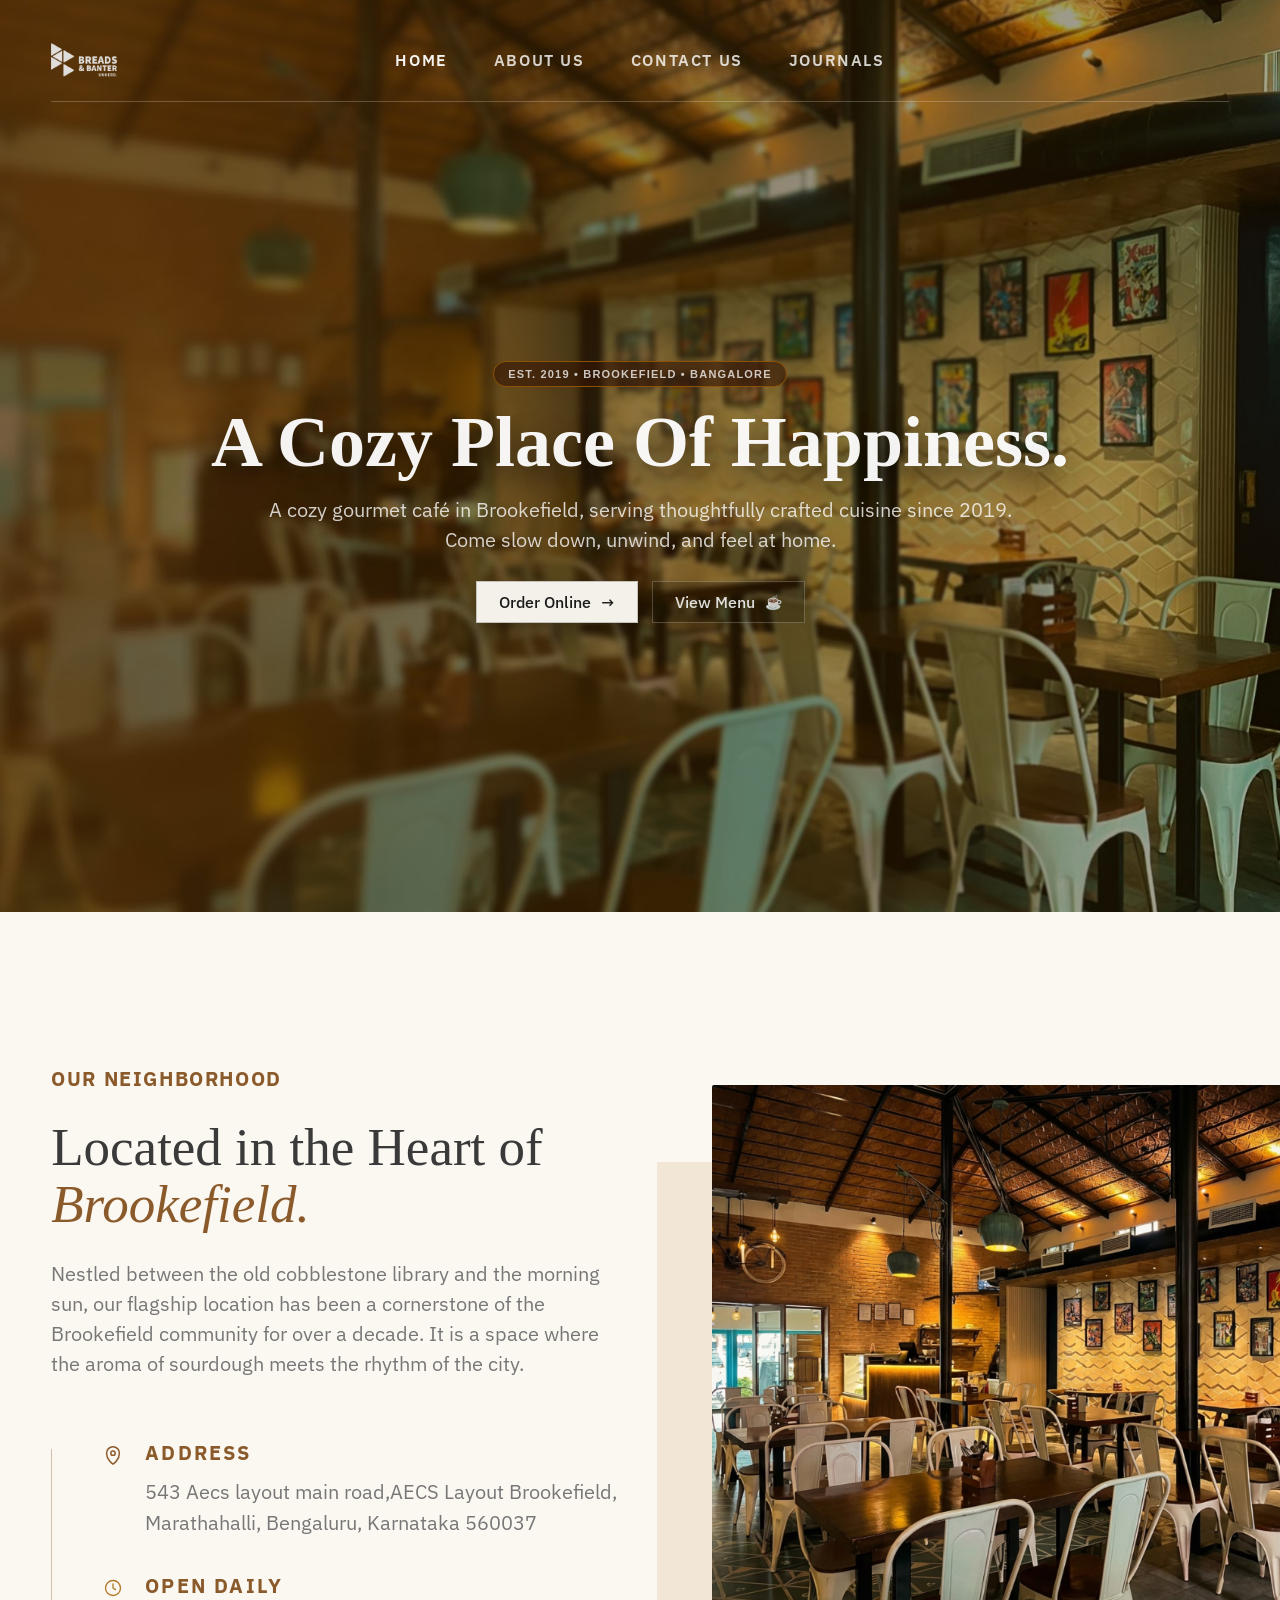
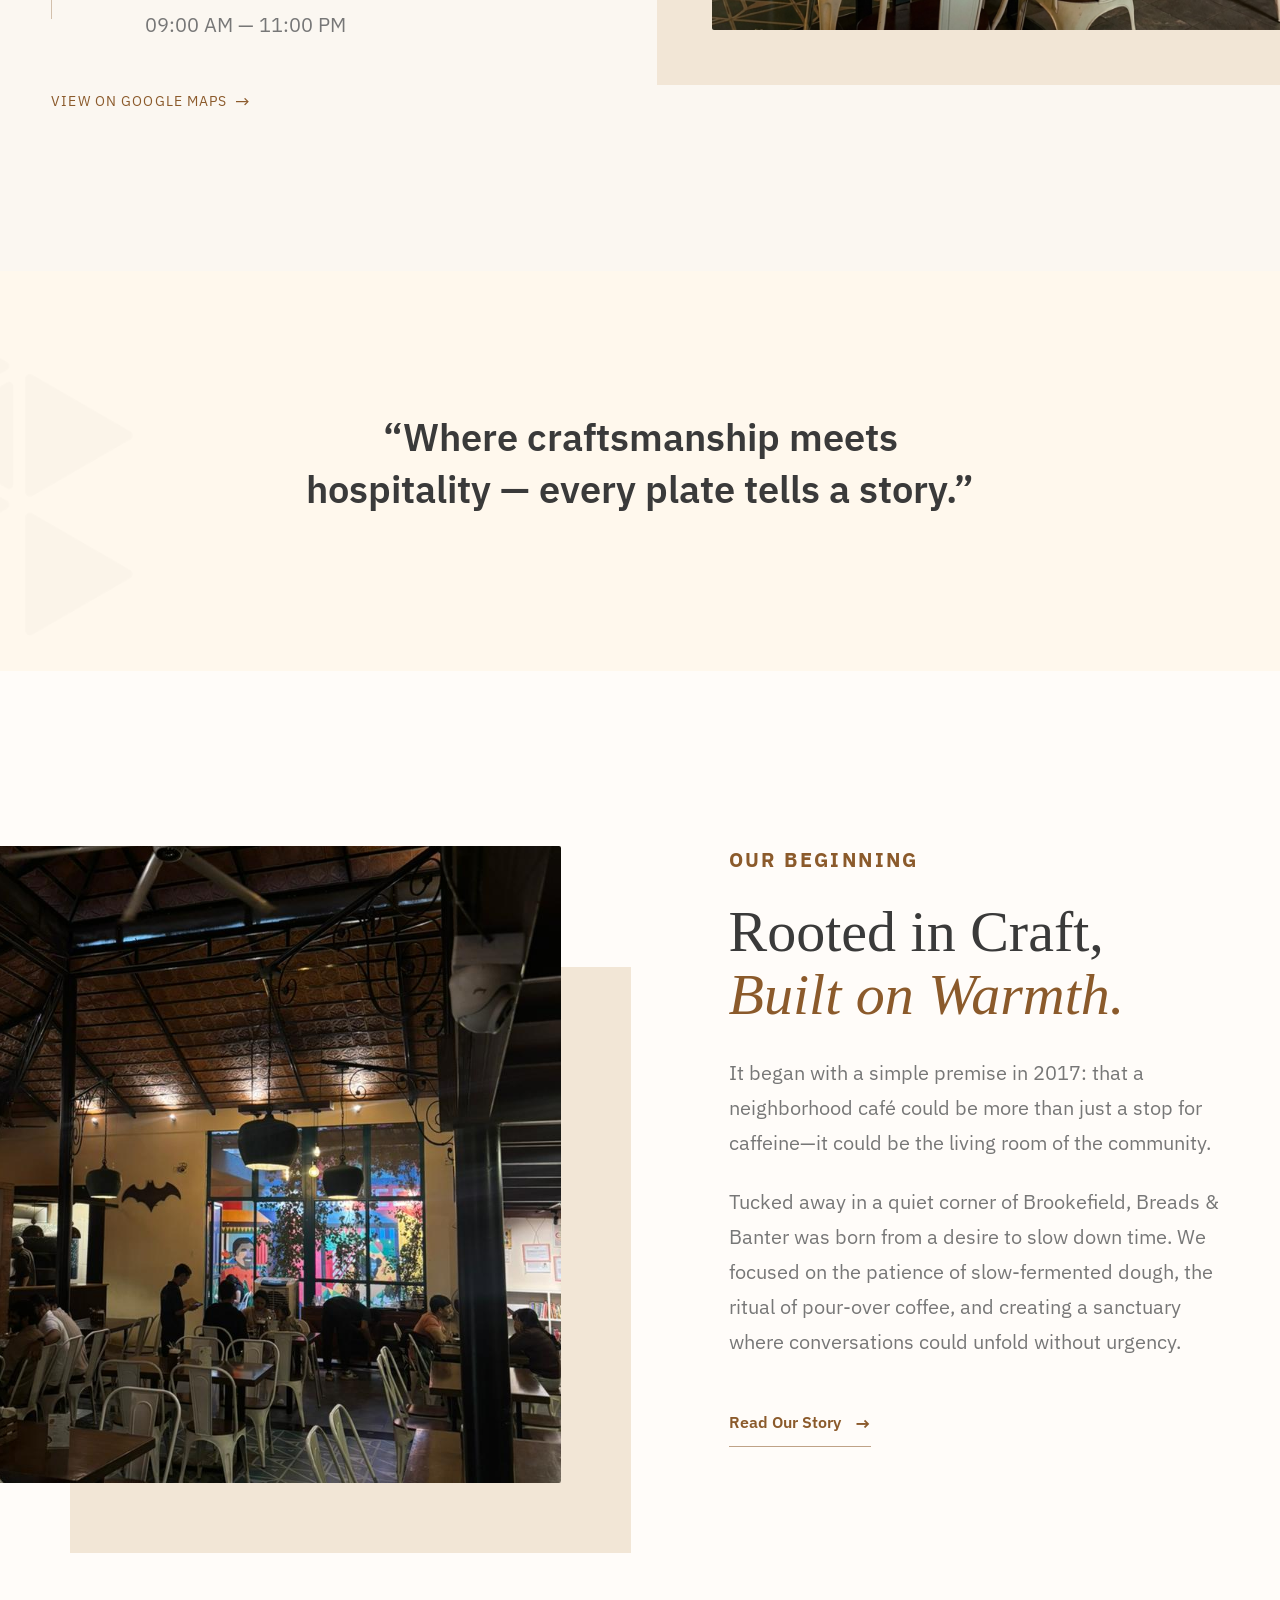
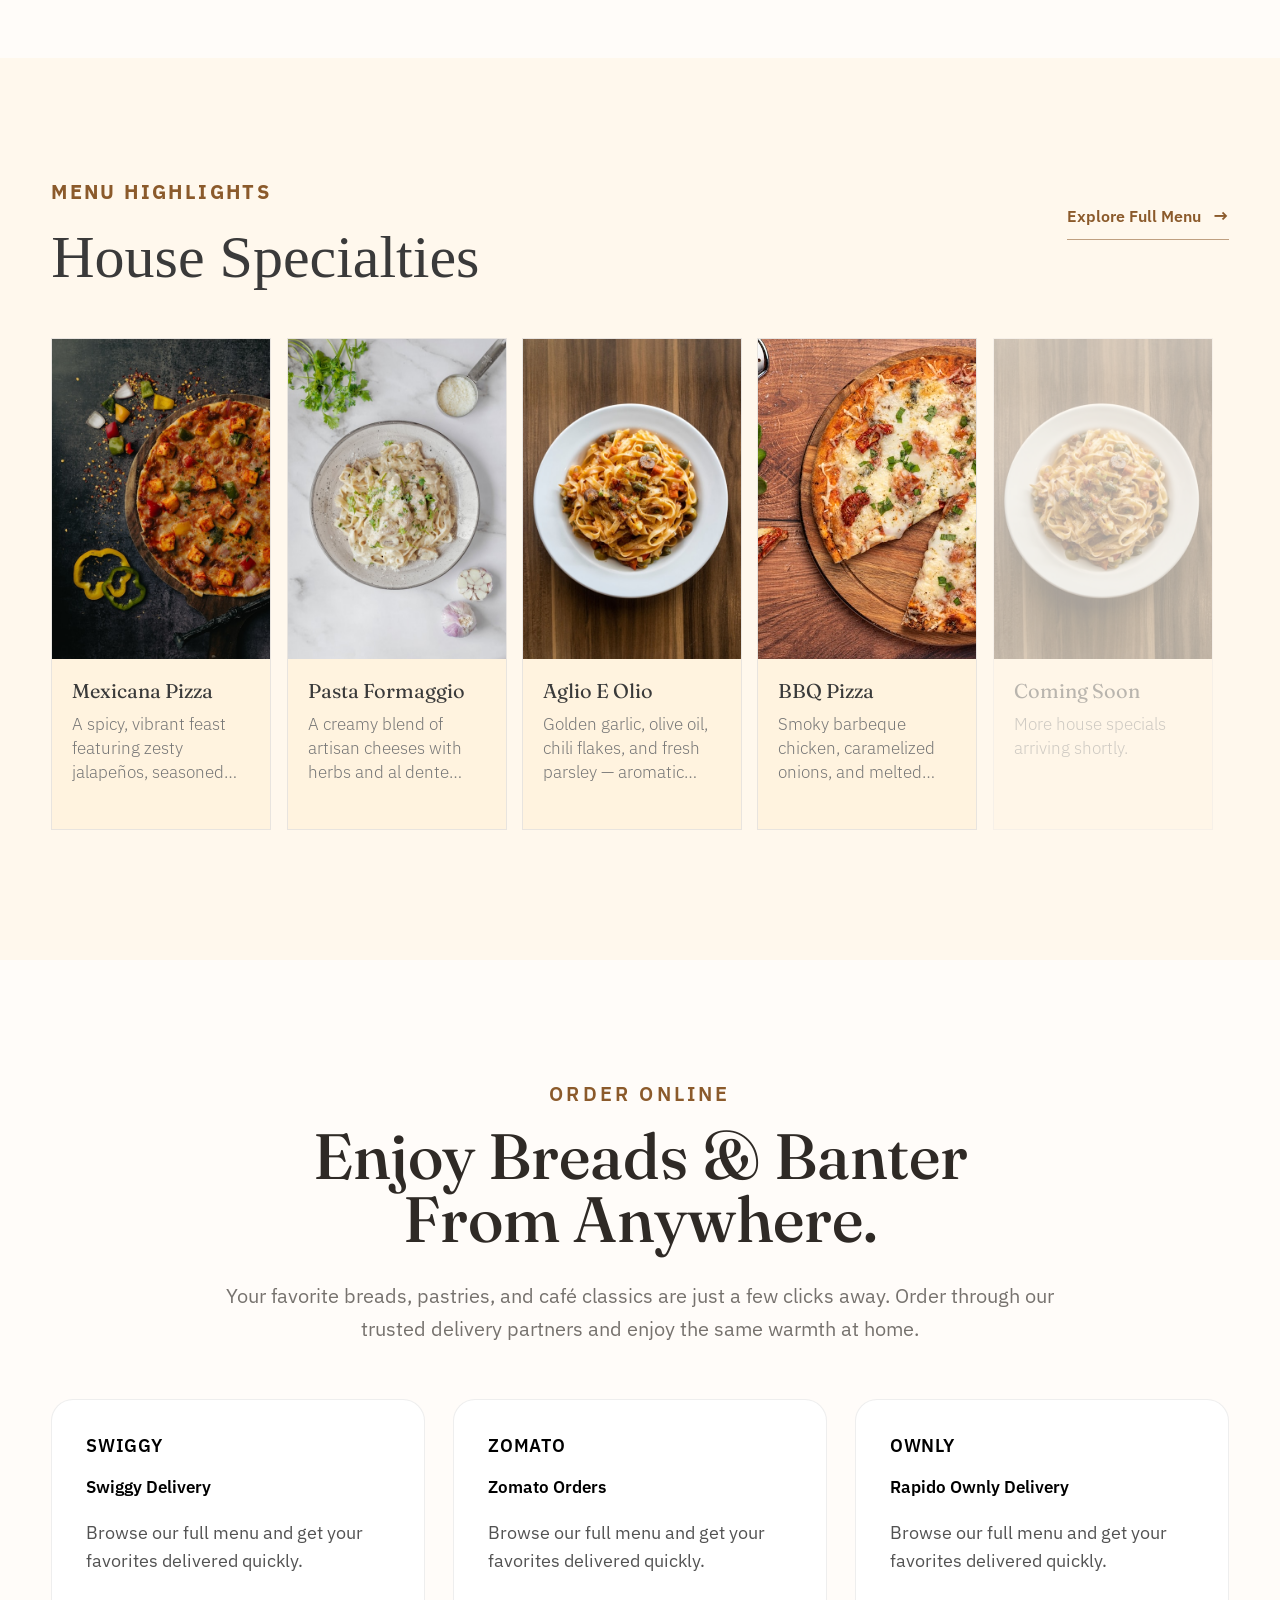
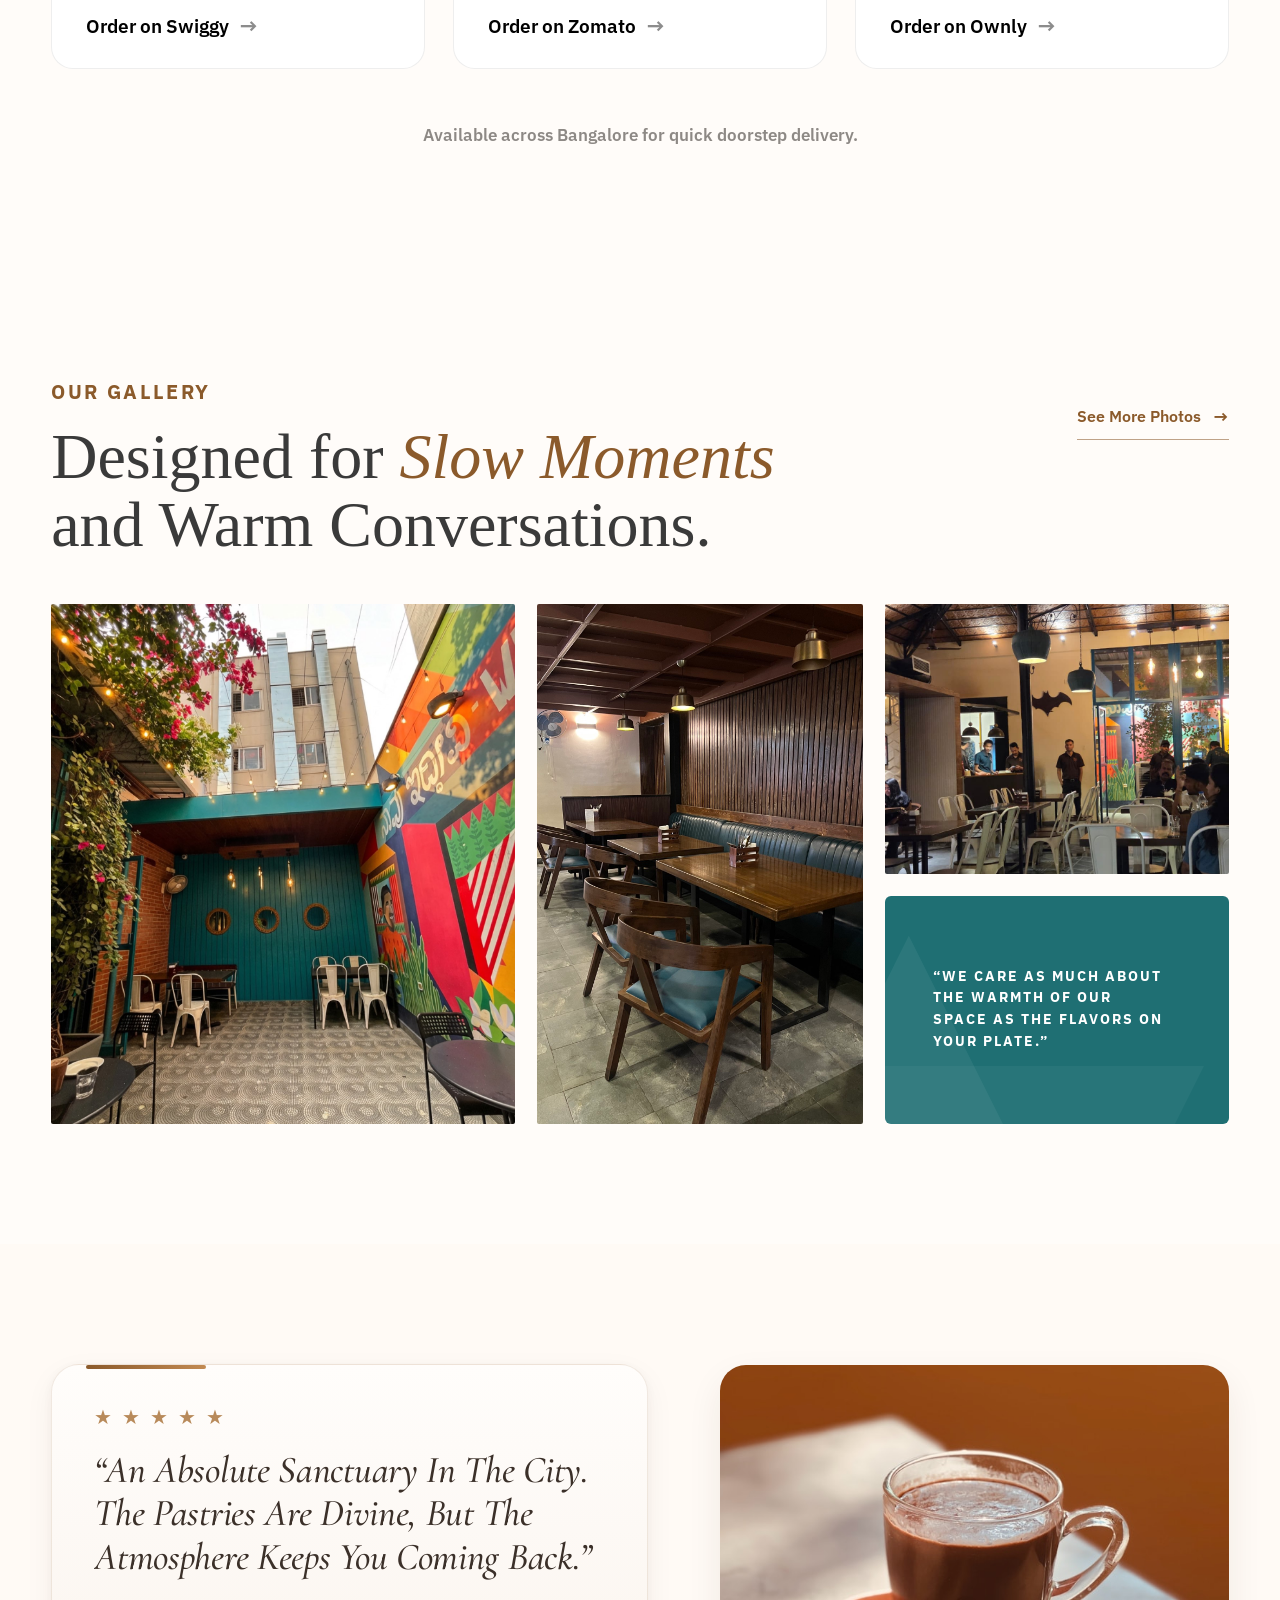
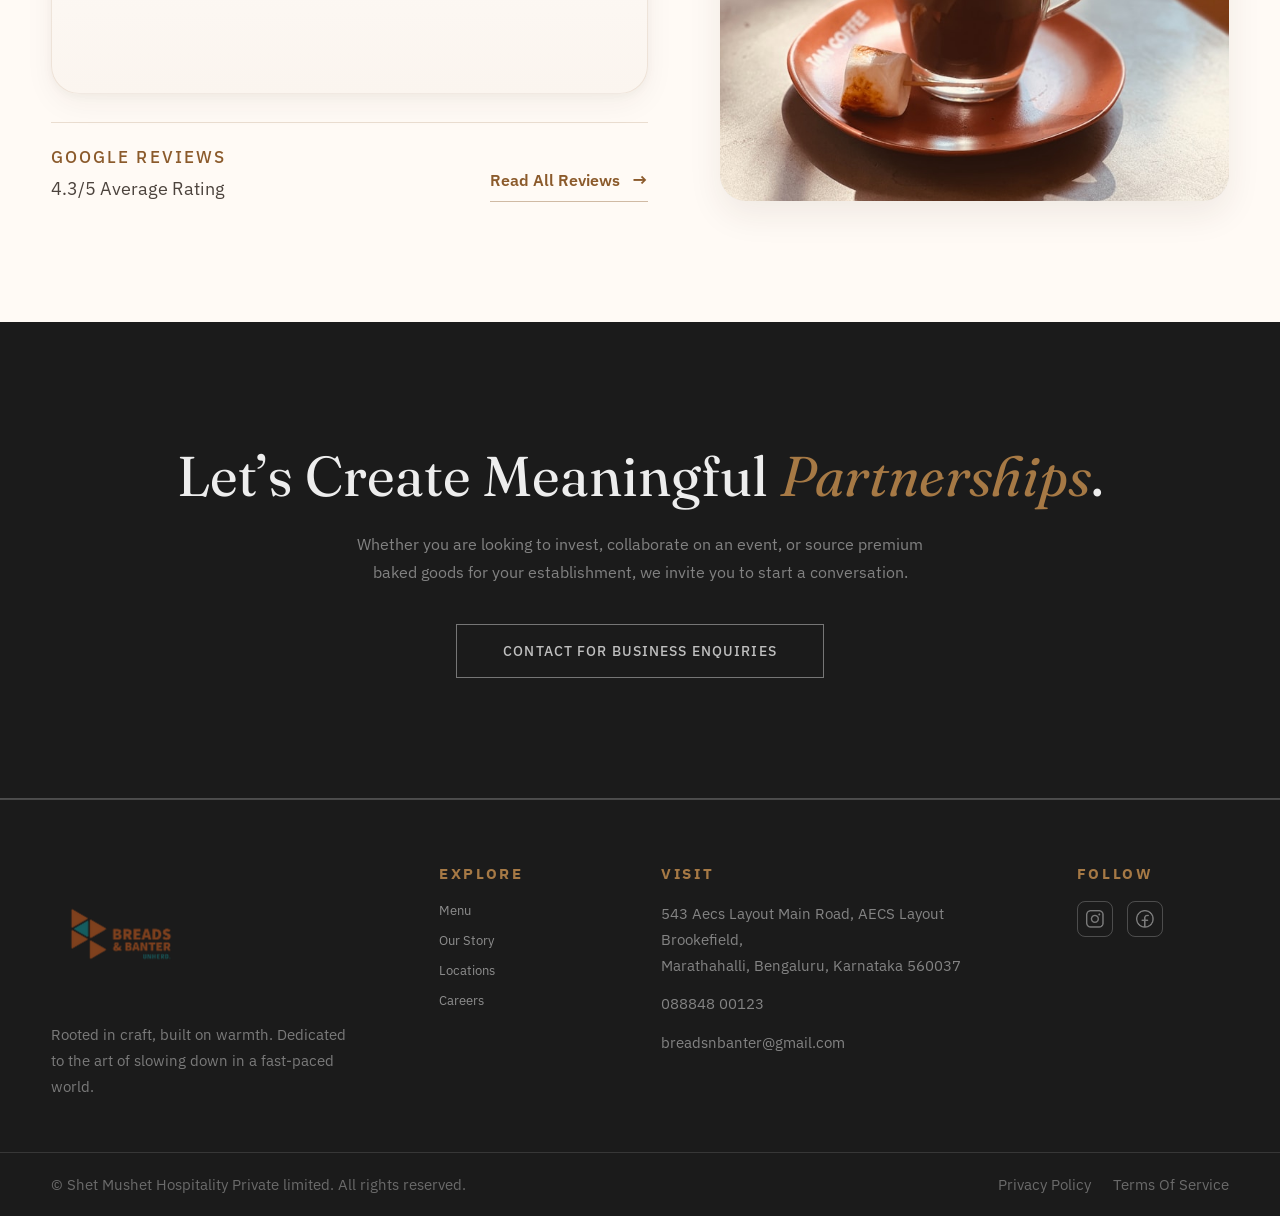
<file: index.html>
<!DOCTYPE html>
<html lang="en">
<head>
<link rel="preconnect" href="https://fonts.googleapis.com">
<link rel="preconnect" href="https://fonts.gstatic.com" crossorigin>

  <meta charset="UTF-8" />
  <meta name="viewport" content="width=device-width, initial-scale=1.0" />
  <title>Home | Breads & Banter</title>

  <meta name="google-site-verification" content="S001ko6R1pKwCDr6SgCLNsszWnJwOr5e-IU64Te9Wjc" />
  <link rel="icon" href="https://www.breadsandbanter.com/favicon.ico" sizes="48x48">
<link rel="icon" href="https://www.breadsandbanter.com/bnb-favicon.png" type="image/png" sizes="96x96">
<link rel="apple-touch-icon" href="https://www.breadsandbanter.com/apple-touch-icon.png">
<link rel="stylesheet" href="static/css/style.css?v=3">
  <link rel="stylesheet" href="static/css/about.css">
  <link rel="stylesheet" href="static/css/contact.css">
  <link rel="stylesheet" href="static/css/journals.css">
  <link href="https://fonts.googleapis.com/css2?family=Cormorant+Garamond:wght@400;500;600&family=Inter:wght@300;400;500&display=swap" rel="stylesheet">
<link href="https://fonts.googleapis.com/css2?family=Fraunces:wght@400&family=IBM+Plex+Sans:wght@300&display=swap" rel="stylesheet">


</head>
<body class="">
  
  

  

<header class="hero">
  <div class="hero__bg"></div>
  <div class="hero__overlay"></div>

  <nav class="nav">
    <div class="nav__inner">
      <!-- Left logo -->
      <a class="nav__logo" href="index.html">
        <img src="static/images/logo.png" alt="Breads & Banter">
      </a>

      <!-- Center links -->
      <ul class="nav__links">
        <li><a class="is-active" href="index.html#home">HOME</a></li>
        <li><a href="about/index.html">ABOUT US</a></li>

        <li><a href="contact/index.html">CONTACT US</a></li>
        <li><a href="journals/index.html">JOURNALS</a></li>

      </ul>

      <!-- Right empty space (keeps center perfectly aligned like screenshot) -->
      <div class="nav__right"></div>
    </div>

    <div class="nav__divider"></div>
  </nav>

  <div class="hero__content">
    <div class="hero__pill">EST. 2019 • BROOKEFIELD • BANGALORE</div>

    <h1 class="hero__title">A Cozy Place Of Happiness.</h1>

    <p class="hero__subtitle">
      A cozy gourmet café in Brookefield, serving thoughtfully crafted cuisine since 2019.<br>
       Come slow down, unwind, and feel at home.
    </p>

    <div class="hero__actions">
      <a href="javascript:void(0);" class="btn btn--primary" onclick="openBookingPopup()">
        Order Online <span class="btn__arrow">→</span>
      </a>

      <a href="javascript:void(0);" class="btn btn--ghost" onclick="openMenuPopup()">
        View Menu <span class="btn__icon">☕</span>
      </a>
    </div>
  </div>
</header>


  <!-- OUR NEIGHBORHOOD SECTION -->
  <section class="neighborhood" id="about">
    <div class="neighborhood__container">

      <!-- LEFT -->
      <div class="neighborhood__left">
        <div class="neighborhood__kicker">OUR NEIGHBORHOOD</div>

        <h2 class="neighborhood__title">
          Located in the Heart of<br>
          <span>Brookefield.</span>
        </h2>

        <p class="neighborhood__text">
          Nestled between the old cobblestone library and the morning sun, our flagship location
          has been a cornerstone of the Brookefield community for over a decade. It is a space
          where the aroma of sourdough meets the rhythm of the city.
        </p>

        <div class="neighborhood__meta">
          <div class="meta__line"></div>

          <div class="meta__items">
            <div class="meta__item">
              <div class="meta__icon" aria-hidden="true">
  <svg viewBox="0 0 24 24" class="meta__svg">
    <path d="M12 22s7-4.4 7-12a7 7 0 1 0-14 0c0 7.6 7 12 7 12z" fill="none" stroke="currentColor" stroke-width="1.6"/>
    <circle cx="12" cy="10" r="2.4" fill="none" stroke="currentColor" stroke-width="1.6"/>
  </svg>
</div>

              <div>
                <div class="meta__label">ADDRESS</div>
                <div class="meta__value">543 Aecs layout main road,AECS Layout Brookefield, Marathahalli, Bengaluru, Karnataka 560037</div>
              </div>
            </div>

            <div class="meta__item">
               <div class="meta__icon">
  <svg width="20" height="20" viewBox="0 0 24 24" fill="none"
       stroke="#B27A2A" stroke-width="1.6"
       stroke-linecap="round" stroke-linejoin="round">
    <circle cx="12" cy="12" r="9"></circle>
    <path d="M12 7v5l3 2"></path>
  </svg>
</div>

              <div>
                <div class="meta__label">OPEN DAILY</div>
                <div class="meta__value">09:00 AM — 11:00 PM</div>
              </div>
            </div>
          </div>
        </div>

        <a 
  class="neighborhood__link"
  href="https://www.google.com/maps/search/?api=1&query=Breads%20%26%20Banter%2C%20543%20AECS%20Layout%20Main%20Road%2C%20Brookefield%2C%20Bengaluru"
  target="_blank"
  rel="noopener"
>
  View On Google Maps <span class="map-arrow">→</span>
</a>
      </div>

      <!-- RIGHT -->
<div class="neighborhood__right">
  <div class="neighborhood__imgwrap">
    <img loading="lazy" src="static/images/neighborhood.jpg" alt="Cafe interior">
  </div>
</div>


    </div>
  </section>

  <!-- QUOTE SECTION -->
<section class="quote-section" id="quote">
  <div class="quote-section__container">
    <div class="quote-section__watermark"></div>

    <blockquote class="quote-section__quote">
      “Where craftsmanship meets<br>
      hospitality — every plate tells a story.”
    </blockquote>
  </div>
</section>


<!-- OUR BEGINNING SECTION -->
<section class="beginning" id="story">
  <div class="beginning__container">

    <!-- LEFT IMAGE -->
    <div class="beginning__left">
      <div class="beginning__imgwrap">
        <img loading="lazy" src="static/images/beginning.jpg" alt="Cafe interior">
      </div>
    </div>

    <!-- RIGHT CONTENT -->
    <div class="beginning__right">
      <p class="beginning__kicker">OUR BEGINNING</p>

      <h2 class="beginning__title">
        Rooted in Craft,<br>
        <span>Built on Warmth.</span>
      </h2>

      <p class="beginning__text">
        It began with a simple premise in 2017: that a neighborhood café could be more than just a stop for caffeine—it could be the living room of the community.
      </p>

      <p class="beginning__text">
        Tucked away in a quiet corner of Brookefield, Breads &amp; Banter was born from a desire to slow down time. We focused on the patience of slow-fermented dough, the ritual of pour-over coffee, and creating a sanctuary where conversations could unfold without urgency.
      </p>

      <a class="beginning__link" href="index.html#story">
        Read Our Story <span>→</span>
      </a>
    </div>

  </div>
</section>
<section class="menu-highlights">
  <div class="menu-highlights__container">

    <div class="menu-highlights__top">
      <div>
        <p class="menu-kicker">MENU HIGHLIGHTS</p>
        <h2 class="menu-title">House Specialties</h2>
      </div>

      <a class="menu-link" href="menu/index.html">
        Explore Full Menu <span>→</span>
      </a>
    </div>

    <!-- ✅ IMPORTANT: menu-row > menu-track > menu-card -->
    <div class="menu-row">
      <div class="menu-track">

        <!-- CARD 1 -->
        <article class="menu-card">
          <div class="menu-card__img">
            <img loading="lazy" src="static/images/menu1.jpg" alt="Mexicana Pizza">
          </div>
          <div class="menu-card__body">
            <h3 class="menu-card__name">Mexicana Pizza</h3>
            <p class="menu-card__desc">
              A spicy, vibrant feast featuring zesty jalapeños, seasoned ground beef, and fresh veggies.
            </p>
          </div>
        </article>

        <!-- CARD 2 -->
        <article class="menu-card">
          <div class="menu-card__img">
            <img loading="lazy" src="static/images/menu2.jpg" alt="Pasta Formaggio">
          </div>
          <div class="menu-card__body">
            <h3 class="menu-card__name">Pasta Formaggio</h3>
            <p class="menu-card__desc">
              A creamy blend of artisan cheeses with herbs and al dente pasta — rich, comforting.
            </p>
          </div>
        </article>

        <!-- CARD 3 -->
        <article class="menu-card">
          <div class="menu-card__img">
            <img loading="lazy" src="static/images/menu3.jpg" alt="Aglio E Olio">
          </div>
          <div class="menu-card__body">
            <h3 class="menu-card__name">Aglio E Olio</h3>
            <p class="menu-card__desc">
              Golden garlic, olive oil, chili flakes, and fresh parsley — aromatic classic.
            </p>
          </div>
        </article>

        <!-- CARD 4 -->
        <article class="menu-card">
          <div class="menu-card__img">
            <img loading="lazy" src="static/images/menu4.jpg" alt="BBQ Pizza">
          </div>
          <div class="menu-card__body">
            <h3 class="menu-card__name">BBQ Pizza</h3>
            <p class="menu-card__desc">
              Smoky barbeque chicken, caramelized onions, and melted mozzarella — finished with char.
            </p>
          </div>
        </article>

        <!-- CARD 5 (this will be partially visible) -->
        
    <!-- CARD 5 (DISABLED / PARTIAL) -->
    <article class="menu-card menu-card--disabled">
      <div class="menu-card__img">
        <img loading="lazy" src="static/images/menu3.jpg">
      </div>
      <div class="menu-card__body">
        <h3 class="menu-card__name">Coming Soon</h3>
        <p class="menu-card__desc">
          More house specials arriving shortly.
        </p>
      </div>
    </article>

      </div>
    </div>

  </div>
</section>

<section class="order-online">
  <div class="order-online__container">

    <p class="order-online__kicker">ORDER ONLINE</p>

    <h2 class="order-online__title">
      Enjoy Breads &amp; Banter<br>
      From Anywhere.
    </h2>

    <p class="order-online__subtitle">
      Your favorite breads, pastries, and café classics are just a few clicks away.
      Order through our trusted delivery partners and enjoy the same warmth at home.
    </p>

    <div class="order-online__grid">

  <article class="order-card order-card--swiggy">
    <h3 class="order-card__name">SWIGGY</h3>
    <p class="order-card__sub">Swiggy Delivery</p>
    <p class="order-card__desc">
      Browse our full menu and get your favorites delivered quickly.
    </p>
    <a href="https://www.swiggy.com/city/bangalore/breads-and-banter-brookefield-rest1018090" target="_blank" class="order-card__link">
      Order on Swiggy <span>→</span>
    </a>
  </article>

  <article class="order-card order-card--zomato">
    <h3 class="order-card__name">ZOMATO</h3>
    <p class="order-card__sub">Zomato Orders</p>
    <p class="order-card__desc">
      Browse our full menu and get your favorites delivered quickly.
    </p>
    <a href="https://www.zomato.com/bangalore/breads-and-banter-aecs-layout-bangalore" target="_blank" class="order-card__link">
      Order on Zomato <span>→</span>
    </a>
  </article>

  <article class="order-card order-card--ownly">
    <h3 class="order-card__name">OWNLY</h3>
    <p class="order-card__sub">Rapido Ownly Delivery</p>
    <p class="order-card__desc">
      Browse our full menu and get your favorites delivered quickly.
    </p>
    <a href="http://127.0.0.1:8000/YOUR_OWNLY_LINK" target="_blank" class="order-card__link">
      Order on Ownly <span>→</span>
    </a>
  </article>

</div>

    <p class="order-online__bottom">
      Available across Bangalore for quick doorstep delivery.
    </p>

  </div>
</section>

<!-- ===== OUR GALLERY SECTION (AFTER MENU) ===== -->
<section class="gallery">
  <div class="gallery__container">

    <div class="gallery__top">
      <div>
        <p class="gallery__kicker">OUR GALLERY</p>

        <h2 class="gallery__title">
          Designed for <span>Slow Moments</span><br>
          and Warm Conversations.
        </h2>
      </div>

      <a class="gallery__link" href="index.html#">
        See More Photos <span>→</span>
      </a>
    </div>

    <!-- GRID -->
    <div class="gallery__grid">
      <!-- Left big image -->
      <div class="gallery__item gallery__item--left">
        <img loading="lazy" src="static/images/gallery1.jpg" alt="Cafe entrance">
      </div>

      <!-- Middle tall image -->
      <div class="gallery__item gallery__item--mid">
        <img loading="lazy" src="static/images/gallery2.jpg" alt="Seating area">
      </div>

      <!-- Right column -->
      <div class="gallery__right">
        <div class="gallery__item gallery__item--rightTop">
          <img loading="lazy" src="static/images/gallery3.jpg" alt="Cafe interior">
        </div>
<div class="gallery__quote">
  <p>
    “WE CARE AS MUCH ABOUT<br>
    THE WARMTH OF OUR<br>
    SPACE AS THE FLAVORS ON<br>
    YOUR PLATE.”
  </p>
</div>


      </div>
    </div>

  </div>
</section>

<!-- TEAM SECTION TEMPORARILY HIDDEN -->
<!--
<section class="team">
  <div class="team__container">

    <div class="team__top">
      <div class="team__left">
        <p class="team__kicker">OUR TEAM</p>
        <h2 class="team__title">The Faces Behind the <span>Warmth.</span></h2>
      </div>

      <p class="team__desc">
        Hospitality is a craft, and our team are the artisans. Many have been with us since the very first loaf was baked.
      </p>
    </div>

    <!-- ✅ Important: row -> track -> member -->
    <!--
    <div class="team__row">
      <div class="team__track">

        <!-- MEMBER 1 -->
        <!--
        <article class="team__member">
          <div class="team__photo">
            <img loading="lazy" src="/static/images/team1.jpg" alt="Elias Thorne">
          </div>
          <div class="team__meta">
            <h3 class="team__name">Elias Thorne</h3>
            <p class="team__role">HEAD BAKER</p>
            <p class="team__tenure">With Us For 10 Years.</p>
          </div>
        </article>

        <!-- MEMBER 2 -->
        <!--
        <article class="team__member">
          <div class="team__photo">
            <img loading="lazy" src="/static/images/team2.jpg" alt="Sarah Jenkins">
          </div>
          <div class="team__meta">
            <h3 class="team__name">Sarah Jenkins</h3>
            <p class="team__role">GENERAL MANAGER</p>
            <p class="team__tenure">With Us For 5 Years.</p>
          </div>
        </article>

        <!-- MEMBER 3 -->
        <!--
        <article class="team__member">
          <div class="team__photo">
            <img loading="lazy" src="/static/images/team3.jpg" alt="Marcus Lee">
          </div>
          <div class="team__meta">
            <h3 class="team__name">Marcus Lee</h3>
            <p class="team__role">HEAD OF COFFEE</p>
            <p class="team__tenure">With Us For 4 Years.</p>
          </div>
        </article>

        <!-- MEMBER 4 (PARTIAL + DISABLED like screenshot) -->
        <!--
        <article class="team__member team__member--disabled">
          <div class="team__photo">
            <img loading="lazy" src="/static/images/team4.jpg" alt="Coming Soon">
          </div>
          <div class="team__meta">
            <h3 class="team__name">More Soon</h3>
            <p class="team__role">NEW MEMBER</p>
            <p class="team__tenure">Joining Shortly.</p>
          </div>
        </article>

      </div>
    </div>

  </div>
</section>
-->


<section class="reviews">
  <div class="reviews__container">
    <div class="reviews__grid">

      <div class="reviews__left">
        <div class="reviews__card">
          <div class="reviews__stars" aria-label="5 star rating">
            <span>★</span><span>★</span><span>★</span><span>★</span><span>★</span>
          </div>

          <div class="reviews__slider" id="reviewsSlider">
            <article class="review is-active">
              <p class="review__quote">
                “An Absolute Sanctuary In The City. The Pastries Are Divine, But The Atmosphere Keeps You Coming Back.”
              </p>
            </article>

            <article class="review">
              <p class="review__quote">
                “Beautiful place to work and unwind. Coffee is excellent, and the staff are genuinely warm.”
              </p>
            </article>

            <article class="review">
              <p class="review__quote">
                “The bread is amazing — fresh, flavorful, and worth the visit. Cozy vibes throughout.”
              </p>
            </article>

            <article class="review">
              <p class="review__quote">
                “Tried the pasta and dessert combo — everything felt handcrafted. Calm, clean, and premium.”
              </p>
            </article>
          </div>
        </div>

        <div class="reviews__divider"></div>

        <div class="reviews__bottom">
          <div class="reviews__meta">
            <p class="reviews__source">GOOGLE REVIEWS</p>
            <p class="reviews__rating">4.3/5 Average Rating</p>
          </div>

          <a class="reviews__link" href="index.html#">
            Read All Reviews <span>→</span>
          </a>
        </div>
      </div>

      <div class="reviews__right">
        <div class="reviews__img">
          <img loading="lazy" src="static/images/review-coffee.jpg" alt="Coffee on table">
        </div>
      </div>

    </div>
  </div>
</section>

<!-- ================= PARTNERSHIP CTA (AFTER REVIEWS) ================= -->
<section class="partner-cta">
  <div class="partner-cta__inner">
    <h2 class="partner-cta__title">
      Let’s Create Meaningful <span>Partnerships</span>.
    </h2>

    <p class="partner-cta__text">
      Whether you are looking to invest, collaborate on an event, or source premium<br>
      baked goods for your establishment, we invite you to start a conversation.
    </p>

    <a href="contact/index.html" class="partner-cta__btn">
      CONTACT FOR BUSINESS ENQUIRIES
    </a>
  </div>

  <!-- divider line under CTA like screenshot -->
  <div class="partner-cta__divider"></div>
</section>




<footer class="site-footer">
  <div class="site-footer__line"></div>

  <div class="site-footer__container">

    <!-- LEFT -->
    <div class="site-footer__brand">
      <div class="site-footer__logo">
        <img loading="lazy" src="static/images/footer-logo.png" alt="Breads & Banter">
      </div>

      <p class="site-footer__desc">
        Rooted in craft, built on warmth. Dedicated<br>
        to the art of slowing down in a fast-paced<br>
        world.
      </p>
    </div>

    <!-- EXPLORE -->
    <div class="site-footer__col">
      <p class="site-footer__title">EXPLORE</p>
      <ul class="site-footer__links">
        <li><a href="index.html#">Menu</a></li>
        <li><a href="index.html#">Our Story</a></li>
        <li><a href="index.html#">Locations</a></li>
        <li><a href="index.html#">Careers</a></li>
      </ul>
    </div>

    <!-- VISIT -->
    <div class="site-footer__col">
      <p class="site-footer__title">VISIT</p>
      <div class="site-footer__text">
        <p>543 Aecs Layout Main Road, AECS Layout Brookefield,<br>
          Marathahalli, Bengaluru, Karnataka 560037</p>
        <p class="site-footer__spaced">088848 00123</p>
        <p>breadsnbanter@gmail.com</p>
      </div>
    </div>

    <!-- FOLLOW -->
    <div class="site-footer__col">
      <p class="site-footer__title">FOLLOW</p>

      <div class="site-footer__social">
        <a href="index.html#" aria-label="Instagram" class="site-footer__icon">
          <img loading="lazy" src="static/images/icon-instagram.png" alt="">
        </a>
        <a href="index.html#" aria-label="Facebook" class="site-footer__icon">
          <img loading="lazy" src="static/images/icon-facebook.png" alt="">
        </a>
      </div>
    </div>

  </div>

  <!-- ✅ Bottom line like your reference -->
  <div class="site-footer__bottom">
    <div class="site-footer__bottom-inner">
      <p class="site-footer__copy">© Shet Mushet Hospitality Private limited. All rights reserved.</p>

      <div class="site-footer__legal">
        <a href="http://127.0.0.1:8000/privacy-policy/">Privacy Policy</a>
        <a href="index.html#">Terms Of Service</a>
      </div>
    </div>
  </div>
</footer>



    <div id="pageTransition" class="page-transition"></div>

  <!-- ✅ Main JS -->
  <script src="static/js/main.js"></script>

  <div id="pageCurtain"></div>

  <!-- ✅ Page Transition JS -->
  <script src="http://127.0.0.1:8000/static/js/page-transition.js"></script>
  <script>
  document.addEventListener("DOMContentLoaded", function () {
    const slider = document.getElementById("reviewsSlider");
    if (!slider) return;

    const reviews = Array.from(slider.querySelectorAll(".review"));
    if (reviews.length <= 1) return;

    let current = 0;

    reviews.forEach((review, index) => {
      review.classList.toggle("is-active", index === 0);
    });

    function showNextReview() {
      reviews[current].classList.remove("is-active");
      current = (current + 1) % reviews.length;
      reviews[current].classList.add("is-active");
    }

    setInterval(showNextReview, 5200);
  });
  </script>


  
<div id="menuPopup" class="menu-popup">
  <div class="menu-popup-content">
    <h3>Select Menu</h3>
    <p class="menu-popup-subtitle">
      Choose which menu you’d like to explore.
    </p>

    <a href="static/menus/breakfast-menu.pdf" target="_blank" class="menu-option">
      <span>Breakfast Menu</span>
      <span>→</span>
    </a>

    <a href="static/menus/lunch-dinner-menu.pdf" target="_blank" class="menu-option">
      <span>Lunch & Dinner Menu</span>
      <span>→</span>
    </a>

    <button type="button" onclick="closeMenuPopup()" class="menu-close">Close</button>
  </div>
</div>

<div id="bookingPopup" class="booking-popup-overlay">
  <div class="booking-popup-card">

    <button type="button" class="booking-popup-close" onclick="closeBookingPopup()">
      &times;
    </button>

    <div class="booking-popup-top">
      <p class="booking-popup-label">Reserve Your Table</p>
      <h3 class="booking-popup-title">Choose Your Platform</h3>
      <p class="booking-popup-subtitle">
        Select where you’d like to continue your booking for Breads & Banter.
      </p>
    </div>

    <div class="booking-popup-options">
      <a href="https://www.swiggy.com/city/bangalore/breads-and-banter-brookefield-rest1018090" target="_blank" class="booking-platform booking-platform--swiggy">
        <span class="booking-platform__name">Swiggy</span>
        <span class="booking-platform__arrow">→</span>
      </a>

      <a href="https://www.zomato.com/bangalore/breads-and-banter-aecs-layout-bangalore" target="_blank" class="booking-platform booking-platform--zomato">
        <span class="booking-platform__name">Zomato</span>
        <span class="booking-platform__arrow">→</span>
      </a>
    </div>

  </div>
</div>

<script>
function openMenuPopup(){
  document.getElementById("menuPopup").style.display="flex";
}

function closeMenuPopup(){
  document.getElementById("menuPopup").style.display="none";
}

window.onclick = function(event) {
  const popup = document.getElementById("menuPopup");

  if (event.target === popup) {
    popup.style.display = "none";
  }
}
</script>

<script>
function openBookingPopup(){
  document.getElementById("bookingPopup").style.display = "flex";
}

function closeBookingPopup(){
  document.getElementById("bookingPopup").style.display = "none";
}
</script>

<script>
window.addEventListener("click", function(e){
  const popup = document.getElementById("bookingPopup");
  if(e.target === popup){
    closeBookingPopup();
  }
});
</script>



</body>
</html>
</file>
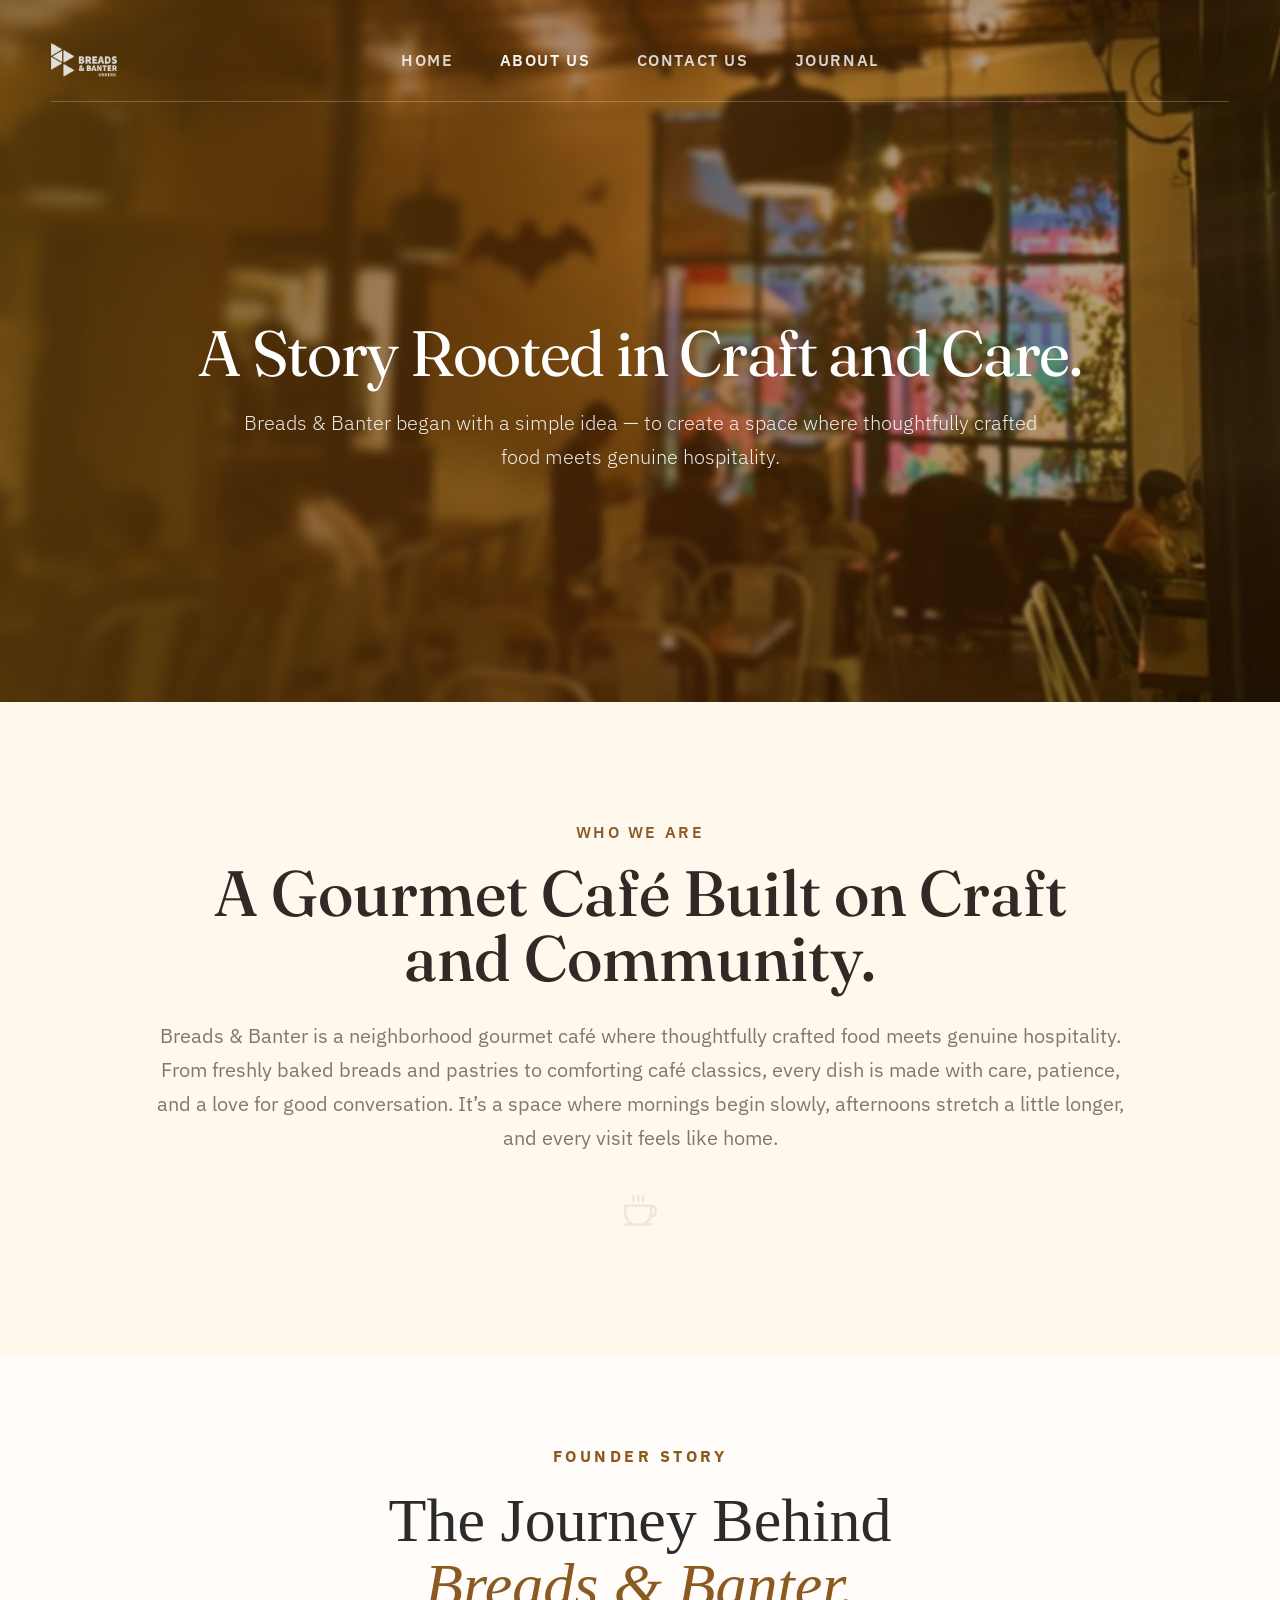
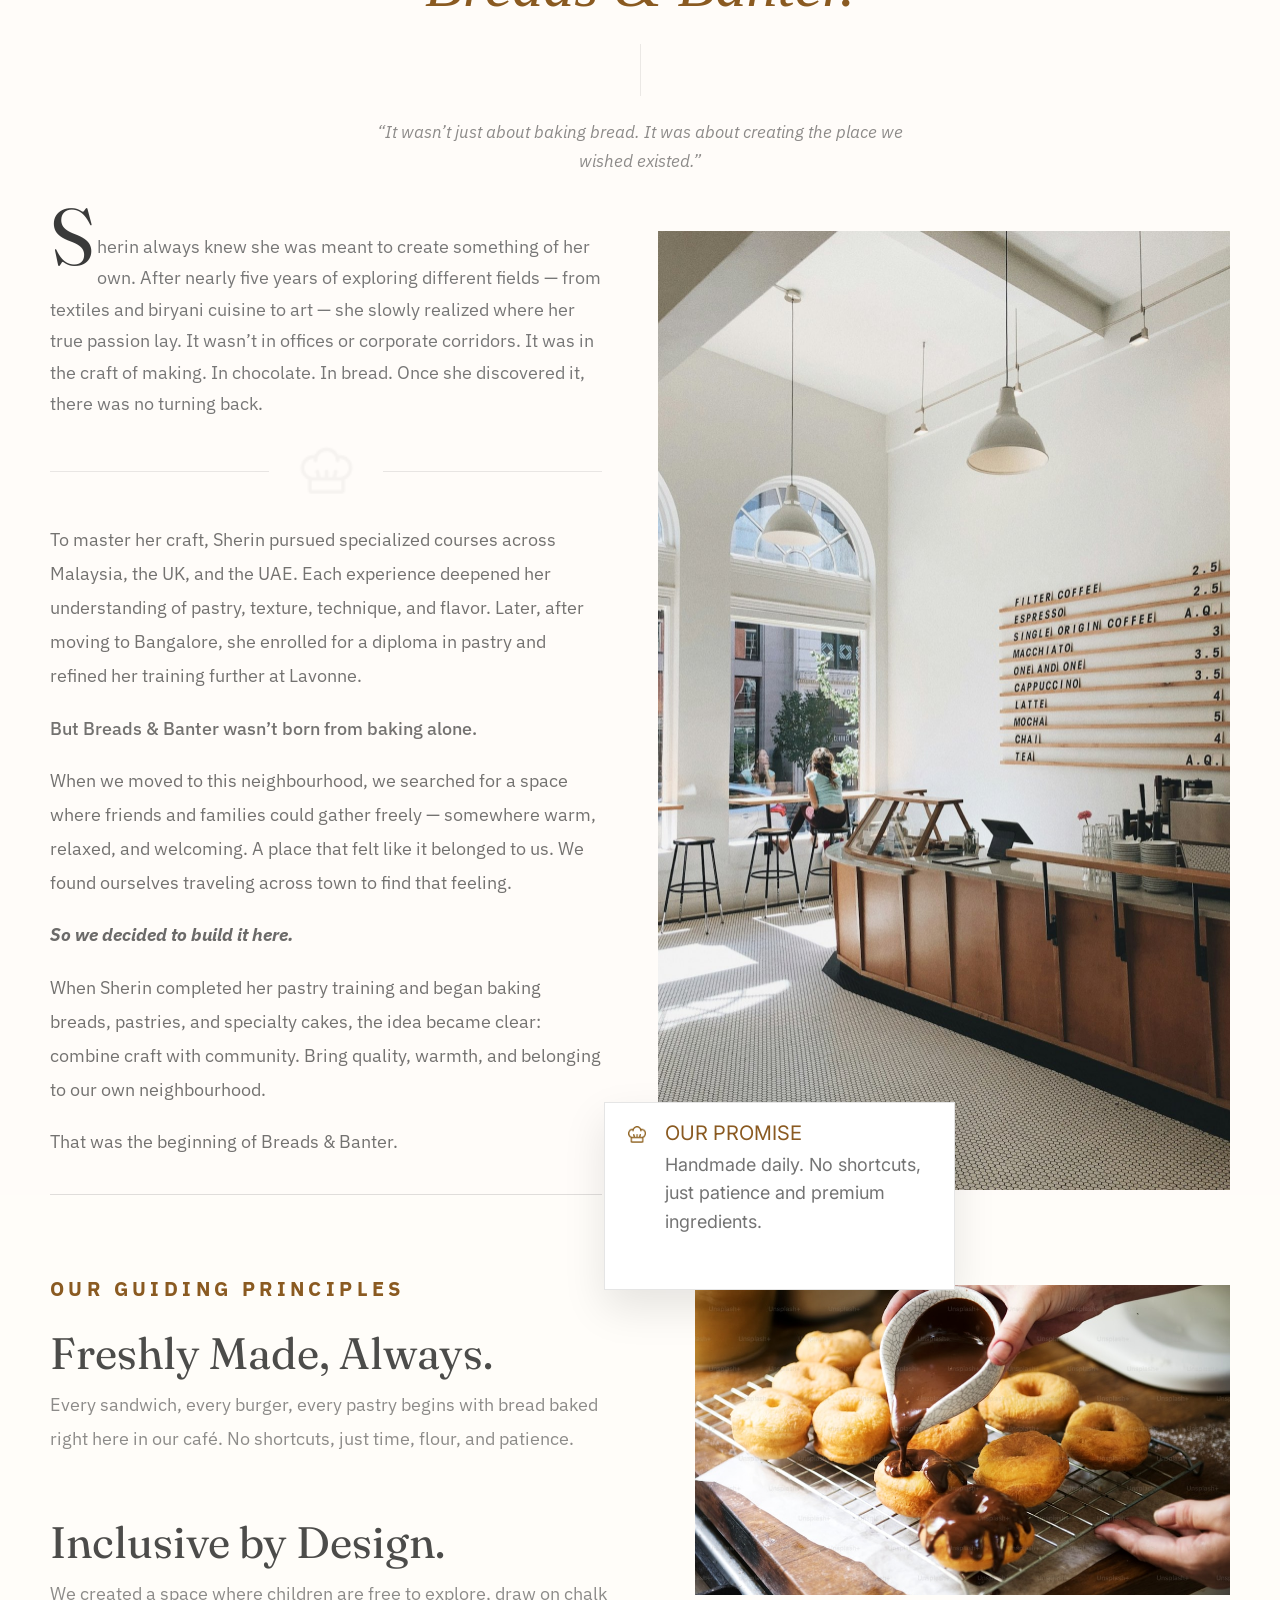
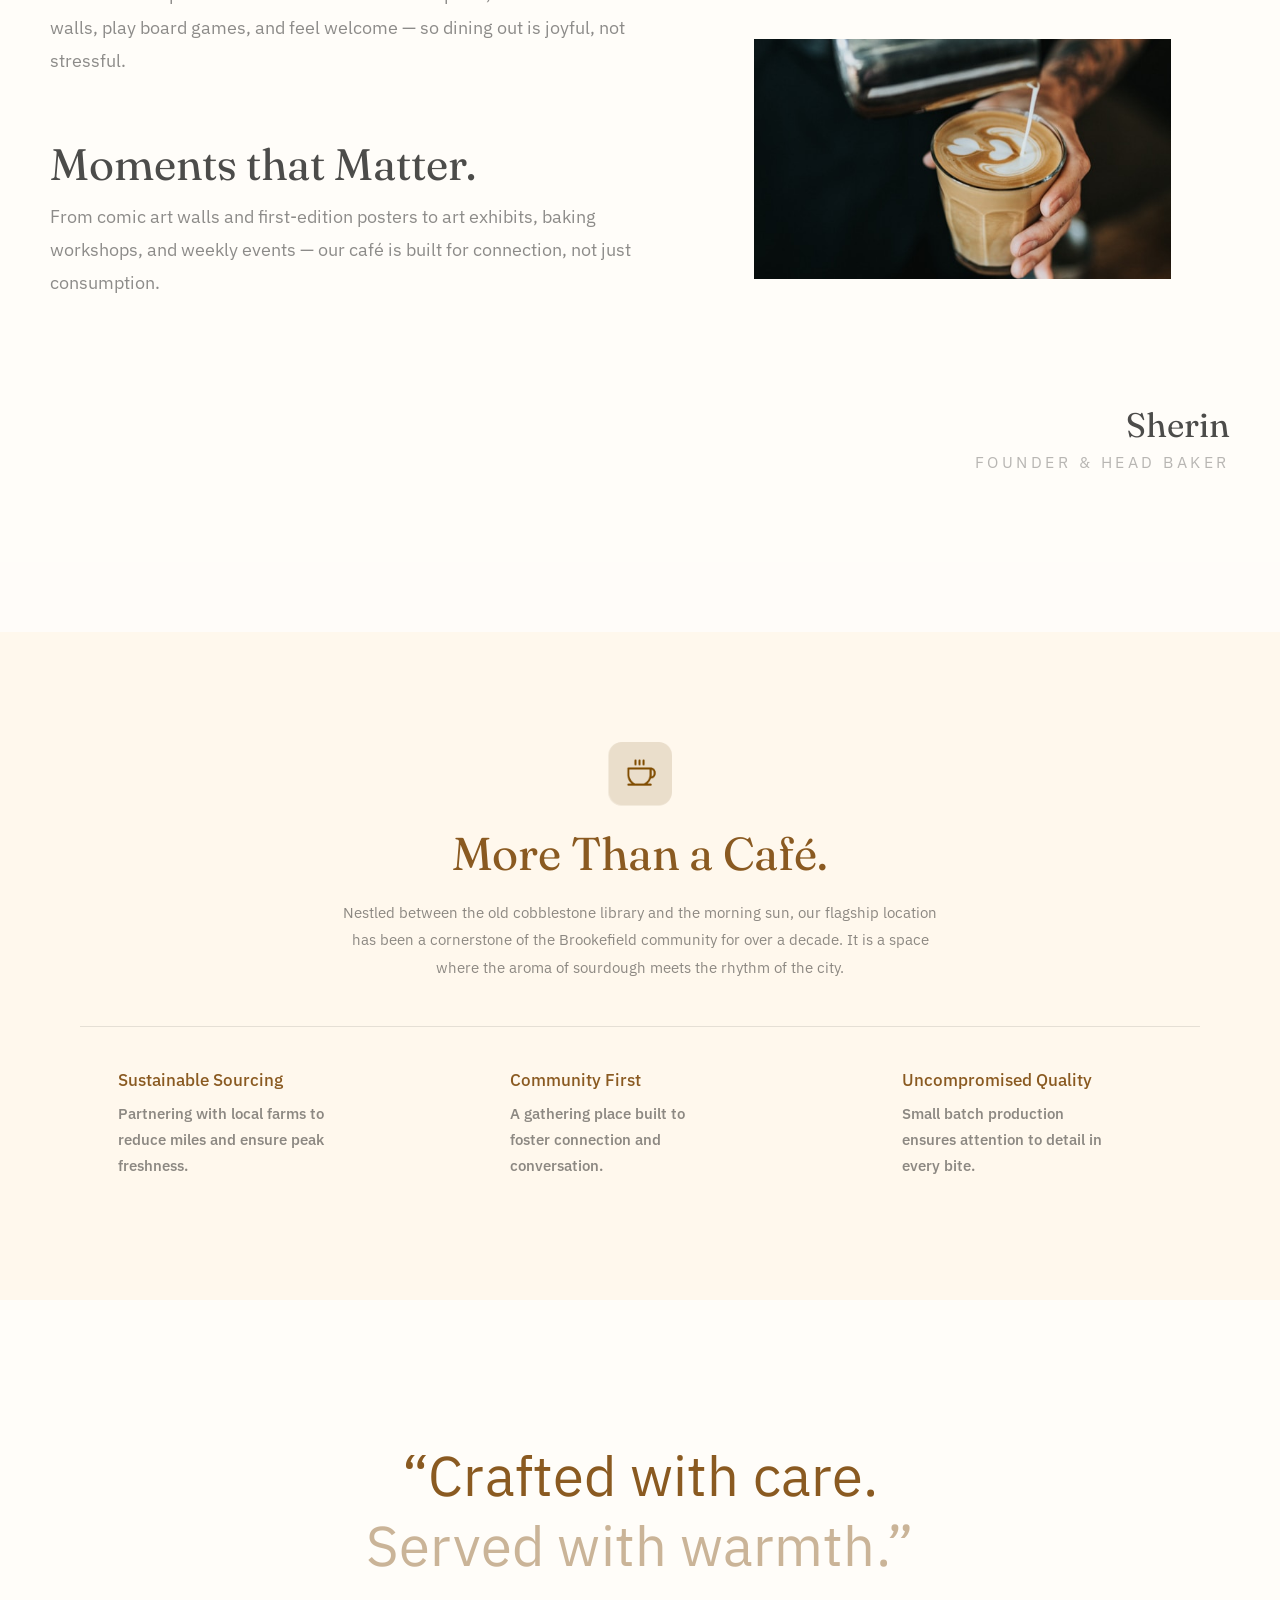
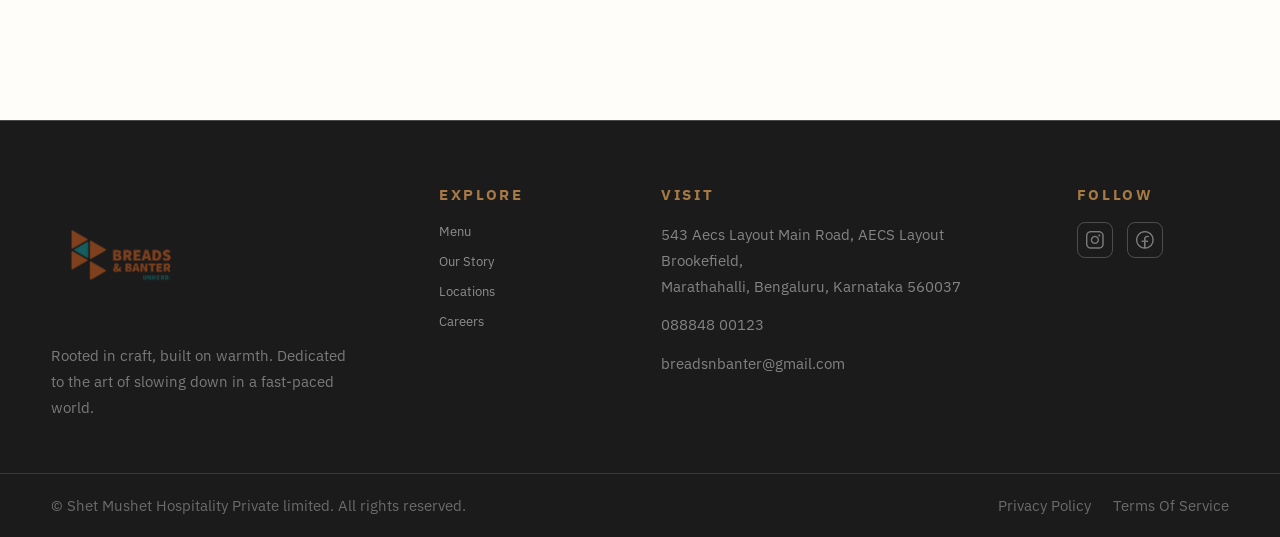
<file: about/index.html>
<!DOCTYPE html>
<html lang="en">
<head>
<link rel="preconnect" href="https://fonts.googleapis.com">
<link rel="preconnect" href="https://fonts.gstatic.com" crossorigin>

  <meta charset="UTF-8" />
  <meta name="viewport" content="width=device-width, initial-scale=1.0" />
  <title>About Us | Breads & Banter</title>

  <link rel="icon" href="https://www.breadsandbanter.com/favicon.ico" sizes="48x48">
<link rel="icon" href="https://www.breadsandbanter.com/bnb-favicon.png" type="image/png" sizes="96x96">
<link rel="apple-touch-icon" href="https://www.breadsandbanter.com/apple-touch-icon.png">
<link rel="stylesheet" href="../static/css/style.css?v=3">
  <link rel="stylesheet" href="../static/css/about.css">
  <link rel="stylesheet" href="../static/css/contact.css">
  <link rel="stylesheet" href="../static/css/journals.css">
  <link href="https://fonts.googleapis.com/css2?family=Cormorant+Garamond:wght@400;500;600&family=Inter:wght@300;400;500&display=swap" rel="stylesheet">
<link href="https://fonts.googleapis.com/css2?family=Fraunces:wght@400&family=IBM+Plex+Sans:wght@300&display=swap" rel="stylesheet">


</head>
<body class="">
  

<!-- ================= HERO (ONLY) ================= -->
<header class="about-hero" id="about-top">
  <div class="about-hero__bg" style="background-image:url('../static/images/about-hero.jpg');"></div>
  <div class="about-hero__overlay"></div>

  <!-- NAV (your same markup) -->
  <nav class="nav">
    <div class="nav__inner">
      <a class="nav__logo" href="../index.html">
        <img src="../static/images/logo.png" alt="Breads & Banter">
      </a>

      <ul class="nav__links">
        <li><a href="../index.html" class="nav-link">HOME</a></li>
        <li><a class="is-active" href="index.html" class="nav-link">ABOUT US</a></li>
        <li><a href="../contact/index.html" class="nav-link">CONTACT US</a></li>
        <li><a href="../journals/index.html" class="nav-link">JOURNAL</a></li>
      </ul>

      <div class="nav__right"></div>
    </div>

    <div class="nav__divider"></div>
  </nav>

  <!-- center text -->
  <div class="about-hero__content">
    <h1 class="about-hero__title">A Story Rooted in Craft and Care.</h1>
    <p class="about-hero__subtitle">
      Breads &amp; Banter began with a simple idea — to create a space where thoughtfully crafted<br>
      food meets genuine hospitality.
    </p>
  </div>
</header>
<!-- ================= END HERO ================= -->

<section class="about-intro">
  <div class="about-intro__container">

    <p class="about-intro__kicker">WHO WE ARE</p>

    <h2 class="about-intro__title">
      A Gourmet Café Built on Craft<br>
      and Community.
    </h2>

    <p class="about-intro__text">
      Breads &amp; Banter is a neighborhood gourmet café where thoughtfully crafted food meets genuine
      hospitality. From freshly baked breads and pastries to comforting café classics, every dish is made
      with care, patience, and a love for good conversation. It’s a space where mornings begin slowly,
      afternoons stretch a little longer, and every visit feels like home.
    </p>

    <!-- Coffee icon -->
    <div class="about-intro__icon">
      <img loading="lazy" src="../static/images/coffee-icon.svg" alt="coffee icon">
    </div>

  </div>
</section>


<!-- ================= FOUNDER STORY (LIKE SCREENSHOT) ================= -->
<section class="founder">
  <div class="founder__container">

    <p class="founder__kicker">FOUNDER STORY</p>

    <h2 class="founder__title">
      The Journey Behind<br>
      <span class="founder__title-accent">Breads &amp; Banter.</span>
    </h2>

    <div class="founder__rule"></div>

    <p class="founder__quote">
      “It wasn’t just about baking bread. It was about creating the place we<br>
      wished existed.”
    </p>

    <div class="founder__grid">

      <!-- LEFT: Story text -->
      <div class="founder__story">
        <p class="dropcap">
          Sherin always knew she was meant to create something of her own. After nearly five years of
          exploring different fields — from textiles and biryani cuisine to art — she slowly realized where her
          true passion lay. It wasn’t in offices or corporate corridors. It was in the craft of making. In chocolate.
          In bread. Once she discovered it, there was no turning back.
        </p>

        <div class="founder__mini-divider">
          <span></span>
          <img loading="lazy" src="../static/images/icon-wheat.png" alt="" class="founder__mini-icon">
          <span></span>
        </div>

        <p class="founder__para">
          To master her craft, Sherin pursued specialized courses across Malaysia, the UK, and the UAE.
          Each experience deepened her understanding of pastry, texture, technique, and flavor. Later, after
          moving to Bangalore, she enrolled for a diploma in pastry and refined her training further at Lavonne.
        </p>

        <p class="founder__para founder__bold">
          But Breads &amp; Banter wasn’t born from baking alone.
        </p>

        <p class="founder__para">
          When we moved to this neighbourhood, we searched for a space where friends and families could gather
          freely — somewhere warm, relaxed, and welcoming. A place that felt like it belonged to us. We found
          ourselves traveling across town to find that feeling.
        </p>

        <p class="founder__para founder__italic">
          So we decided to build it here.
        </p>

        <p class="founder__para">
          When Sherin completed her pastry training and began baking breads, pastries, and specialty cakes, the idea
          became clear: combine craft with community. Bring quality, warmth, and belonging to our own neighbourhood.
        </p>

        <p class="founder__para">
          That was the beginning of Breads &amp; Banter.
        </p>

        <div class="founder__bottom-rule"></div>
      </div>

      <!-- RIGHT: Image + promise card -->
      <div class="founder__media">
        <div class="founder__imgwrap">
          <img loading="lazy" src="../static/images/founder-cafe.jpg" alt="Cafe Interior">
        </div>

        <div class="promise">
          <div class="promise__icon">
            <img loading="lazy" src="../static/images/icon-promise.png" alt="">
          </div>

          <div class="promise__content">
            <p class="promise__title">OUR PROMISE</p>
            <p class="promise__text">
              Handmade daily. No shortcuts,<br>
              just patience and premium<br>
              ingredients.
            </p>
          </div>
        </div>
      </div>

    </div>
  </div>

<!-- ================= END FOUNDER STORY ================= -->
<!-- ================= GUIDING PRINCIPLES (LIKE SCREENSHOT) ================= -->
<section class="principles">
  <div class="principles__container">

    <div class="principles__grid">

      <!-- LEFT TEXT -->
      <div class="principles__left">
        <p class="principles__kicker">OUR GUIDING PRINCIPLES</p>

        <div class="principles__block">
          <h2 class="principles__title">Freshly Made, Always.</h2>
          <p class="principles__text">
            Every sandwich, every burger, every pastry begins with bread baked
            right here in our café. No shortcuts, just time, flour, and patience.
          </p>
        </div>

        <div class="principles__block">
          <h2 class="principles__title">Inclusive by Design.</h2>
          <p class="principles__text">
            We created a space where children are free to explore, draw on chalk walls,
            play board games, and feel welcome — so dining out is joyful, not stressful.
          </p>
        </div>

        <div class="principles__block">
          <h2 class="principles__title">Moments that Matter.</h2>
          <p class="principles__text">
            From comic art walls and first-edition posters to art exhibits, baking workshops,
            and weekly events — our café is built for connection, not just consumption.
          </p>
        </div>
      </div>

      <!-- RIGHT IMAGES -->
      <div class="principles__right">
        <div class="principles__img principles__img--top">
          <img loading="lazy" src="../static/images/principles-1.jpg" alt="Freshly made">
        </div>

        <div class="principles__img principles__img--bottom">
          <img loading="lazy" src="../static/images/principles-2.jpg" alt="Coffee moment">
        </div>

        <div class="principles__signature">
          <p class="principles__name">Sherin</p>
          <p class="principles__role">FOUNDER &amp; HEAD BAKER</p>
        </div>
      </div>

    </div>
  </div>
</section>
</section>
<!-- ================= END GUIDING PRINCIPLES ================= -->
<!-- ================= MORE THAN A CAFÉ (LIKE SCREENSHOT) ================= -->
<section class="more-cafe">
  <div class="more-cafe__container">

    <!-- icon -->
    <div class="more-cafe__icon">
      <img loading="lazy" src="../static/images/icon-cup.png" alt="Cup Icon">
    </div>

    <!-- heading -->
    <h2 class="more-cafe__title">More Than a Café.</h2>

    <!-- description -->
    <p class="more-cafe__desc">
      Nestled between the old cobblestone library and the morning sun, our flagship location<br>
      has been a cornerstone of the Brookefield community for over a decade. It is a space<br>
      where the aroma of sourdough meets the rhythm of the city.
    </p>

    <!-- divider -->
    <div class="more-cafe__divider"></div>

    <!-- 3 columns -->
    <div class="more-cafe__grid">

      <div class="more-cafe__card">
        <h3 class="more-cafe__cardTitle">Sustainable Sourcing</h3>
        <p class="more-cafe__cardText">
          Partnering with local farms to<br>
          reduce miles and ensure peak<br>
          freshness.
        </p>
      </div>

      <div class="more-cafe__card">
        <h3 class="more-cafe__cardTitle">Community First</h3>
        <p class="more-cafe__cardText">
          A gathering place built to<br>
          foster connection and<br>
          conversation.
        </p>
      </div>

      <div class="more-cafe__card">
        <h3 class="more-cafe__cardTitle">Uncompromised Quality</h3>
        <p class="more-cafe__cardText">
          Small batch production<br>
          ensures attention to detail in<br>
          every bite.
        </p>
      </div>

    </div>

  </div>
</section>
<!-- ================= END MORE THAN A CAFÉ ================= -->
<!-- ================= QUOTE STRIP (BEFORE FOOTER) ================= -->
<section class="quote-strip">
  <div class="quote-strip__container">
    <p class="quote-strip__text">
      <span class="quote-strip__line quote-strip__line--strong">“Crafted with care.</span>
      <span class="quote-strip__line quote-strip__line--soft">Served with warmth.”</span>
    </p>
  </div>
</section>
<!-- ================= END QUOTE STRIP ================= -->



<footer class="site-footer">
  <div class="site-footer__line"></div>

  <div class="site-footer__container">

    <!-- LEFT -->
    <div class="site-footer__brand">
      <div class="site-footer__logo">
        <img loading="lazy" src="../static/images/footer-logo.png" alt="Breads & Banter">
      </div>

      <p class="site-footer__desc">
        Rooted in craft, built on warmth. Dedicated<br>
        to the art of slowing down in a fast-paced<br>
        world.
      </p>
    </div>

    <!-- EXPLORE -->
    <div class="site-footer__col">
      <p class="site-footer__title">EXPLORE</p>
      <ul class="site-footer__links">
        <li><a href="index.html#">Menu</a></li>
        <li><a href="index.html#">Our Story</a></li>
        <li><a href="index.html#">Locations</a></li>
        <li><a href="index.html#">Careers</a></li>
      </ul>
    </div>

    <!-- VISIT -->
    <div class="site-footer__col">
      <p class="site-footer__title">VISIT</p>
      <div class="site-footer__text">
        <p>543 Aecs Layout Main Road, AECS Layout Brookefield,<br>
          Marathahalli, Bengaluru, Karnataka 560037</p>
        <p class="site-footer__spaced">088848 00123</p>
        <p>breadsnbanter@gmail.com</p>
      </div>
    </div>

    <!-- FOLLOW -->
    <div class="site-footer__col">
      <p class="site-footer__title">FOLLOW</p>

      <div class="site-footer__social">
        <a href="index.html#" aria-label="Instagram" class="site-footer__icon">
          <img loading="lazy" src="../static/images/icon-instagram.png" alt="">
        </a>
        <a href="index.html#" aria-label="Facebook" class="site-footer__icon">
          <img loading="lazy" src="../static/images/icon-facebook.png" alt="">
        </a>
      </div>
    </div>

  </div>

  <!-- ✅ Bottom line like your reference -->
  <div class="site-footer__bottom">
    <div class="site-footer__bottom-inner">
      <p class="site-footer__copy">© Shet Mushet Hospitality Private limited. All rights reserved.</p>

      <div class="site-footer__legal">
        <a href="http://127.0.0.1:8000/privacy-policy/">Privacy Policy</a>
        <a href="index.html#">Terms Of Service</a>
      </div>
    </div>
  </div>
</footer>



    <div id="pageTransition" class="page-transition"></div>

  <!-- ✅ Main JS -->
  <script src="../static/js/main.js"></script>

  <div id="pageCurtain"></div>

  <!-- ✅ Page Transition JS -->
  <script src="http://127.0.0.1:8000/static/js/page-transition.js"></script>
  <script>
  document.addEventListener("DOMContentLoaded", function () {
    const slider = document.getElementById("reviewsSlider");
    if (!slider) return;

    const reviews = Array.from(slider.querySelectorAll(".review"));
    if (reviews.length <= 1) return;

    let current = 0;

    reviews.forEach((review, index) => {
      review.classList.toggle("is-active", index === 0);
    });

    function showNextReview() {
      reviews[current].classList.remove("is-active");
      current = (current + 1) % reviews.length;
      reviews[current].classList.add("is-active");
    }

    setInterval(showNextReview, 5200);
  });
  </script>


  
<div id="menuPopup" class="menu-popup">
  <div class="menu-popup-content">
    <h3>Select Menu</h3>
    <p class="menu-popup-subtitle">
      Choose which menu you’d like to explore.
    </p>

    <a href="../static/menus/breakfast-menu.pdf" target="_blank" class="menu-option">
      <span>Breakfast Menu</span>
      <span>→</span>
    </a>

    <a href="../static/menus/lunch-dinner-menu.pdf" target="_blank" class="menu-option">
      <span>Lunch & Dinner Menu</span>
      <span>→</span>
    </a>

    <button type="button" onclick="closeMenuPopup()" class="menu-close">Close</button>
  </div>
</div>

<div id="bookingPopup" class="booking-popup-overlay">
  <div class="booking-popup-card">

    <button type="button" class="booking-popup-close" onclick="closeBookingPopup()">
      &times;
    </button>

    <div class="booking-popup-top">
      <p class="booking-popup-label">Reserve Your Table</p>
      <h3 class="booking-popup-title">Choose Your Platform</h3>
      <p class="booking-popup-subtitle">
        Select where you’d like to continue your booking for Breads & Banter.
      </p>
    </div>

    <div class="booking-popup-options">
      <a href="https://www.swiggy.com/city/bangalore/breads-and-banter-brookefield-rest1018090" target="_blank" class="booking-platform booking-platform--swiggy">
        <span class="booking-platform__name">Swiggy</span>
        <span class="booking-platform__arrow">→</span>
      </a>

      <a href="https://www.zomato.com/bangalore/breads-and-banter-aecs-layout-bangalore" target="_blank" class="booking-platform booking-platform--zomato">
        <span class="booking-platform__name">Zomato</span>
        <span class="booking-platform__arrow">→</span>
      </a>
    </div>

  </div>
</div>

<script>
function openMenuPopup(){
  document.getElementById("menuPopup").style.display="flex";
}

function closeMenuPopup(){
  document.getElementById("menuPopup").style.display="none";
}

window.onclick = function(event) {
  const popup = document.getElementById("menuPopup");

  if (event.target === popup) {
    popup.style.display = "none";
  }
}
</script>

<script>
function openBookingPopup(){
  document.getElementById("bookingPopup").style.display = "flex";
}

function closeBookingPopup(){
  document.getElementById("bookingPopup").style.display = "none";
}
</script>

<script>
window.addEventListener("click", function(e){
  const popup = document.getElementById("bookingPopup");
  if(e.target === popup){
    closeBookingPopup();
  }
});
</script>



</body>
</html>
</file>
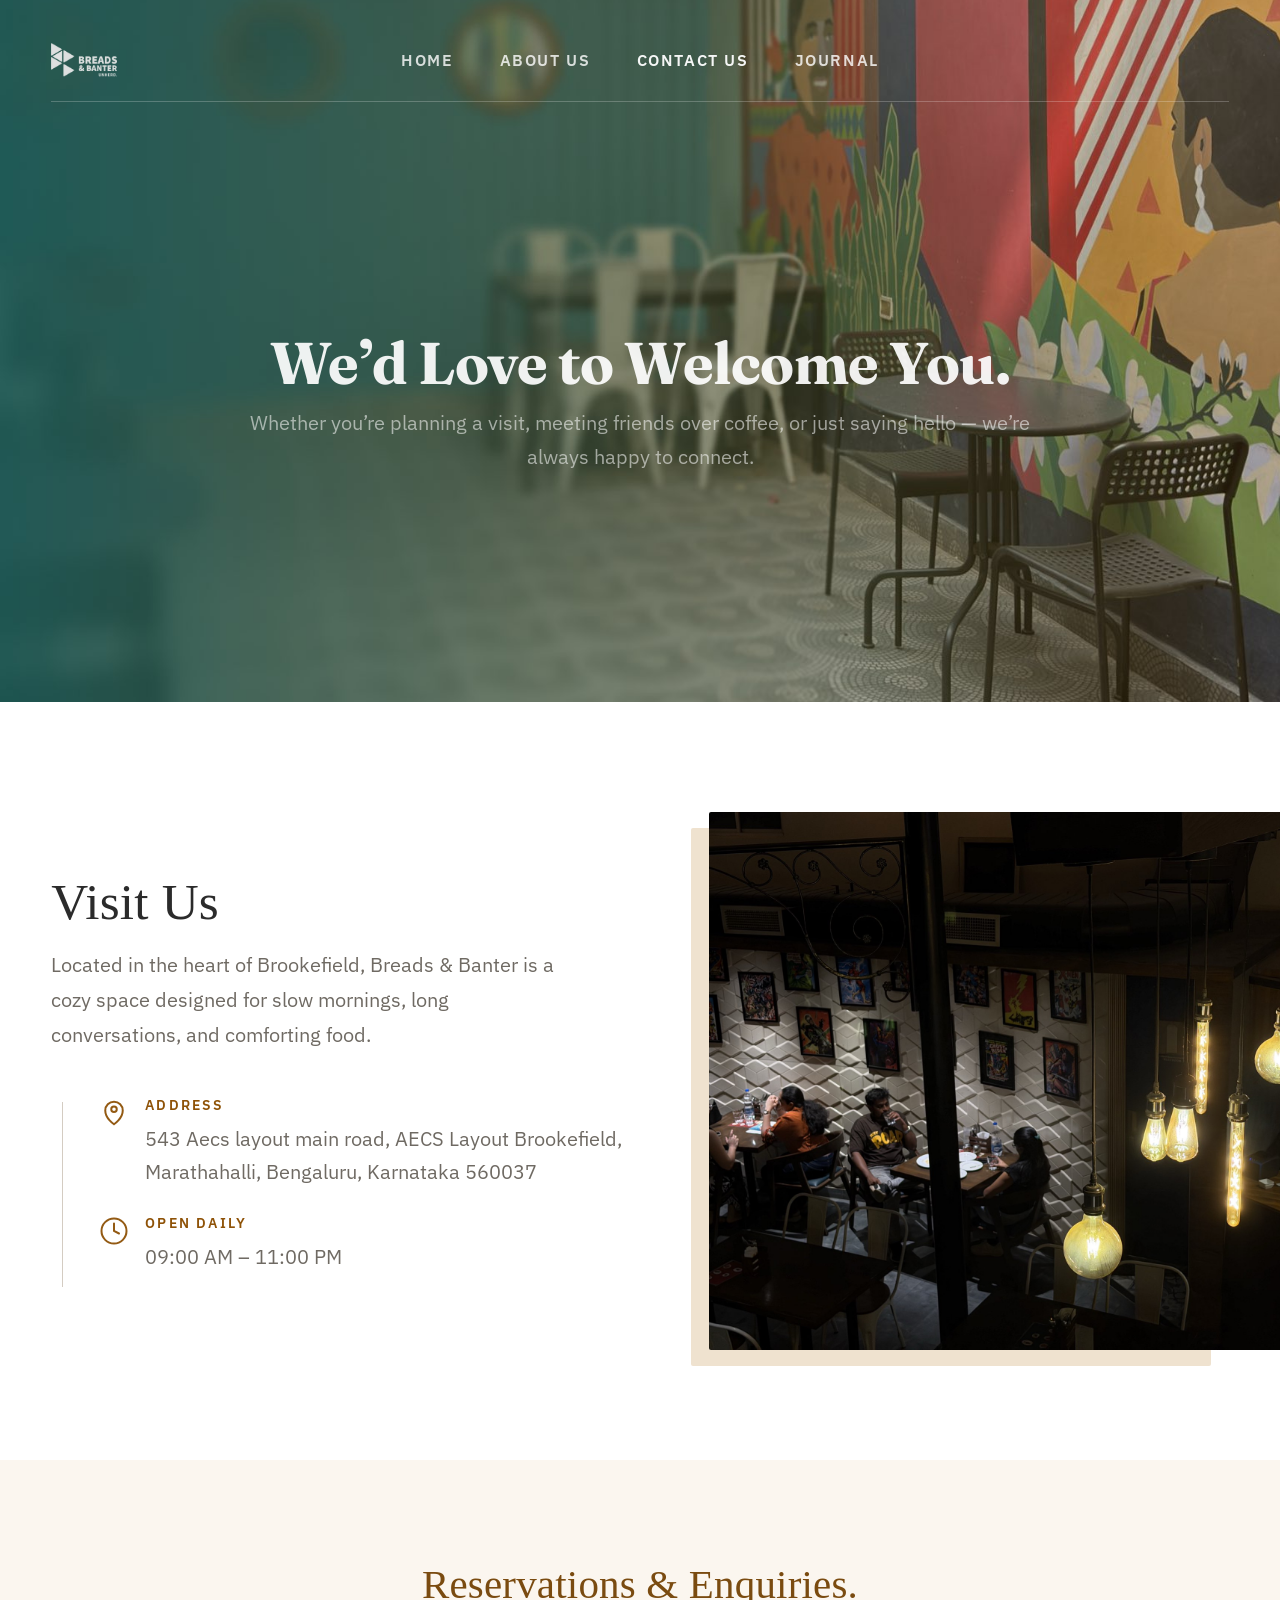
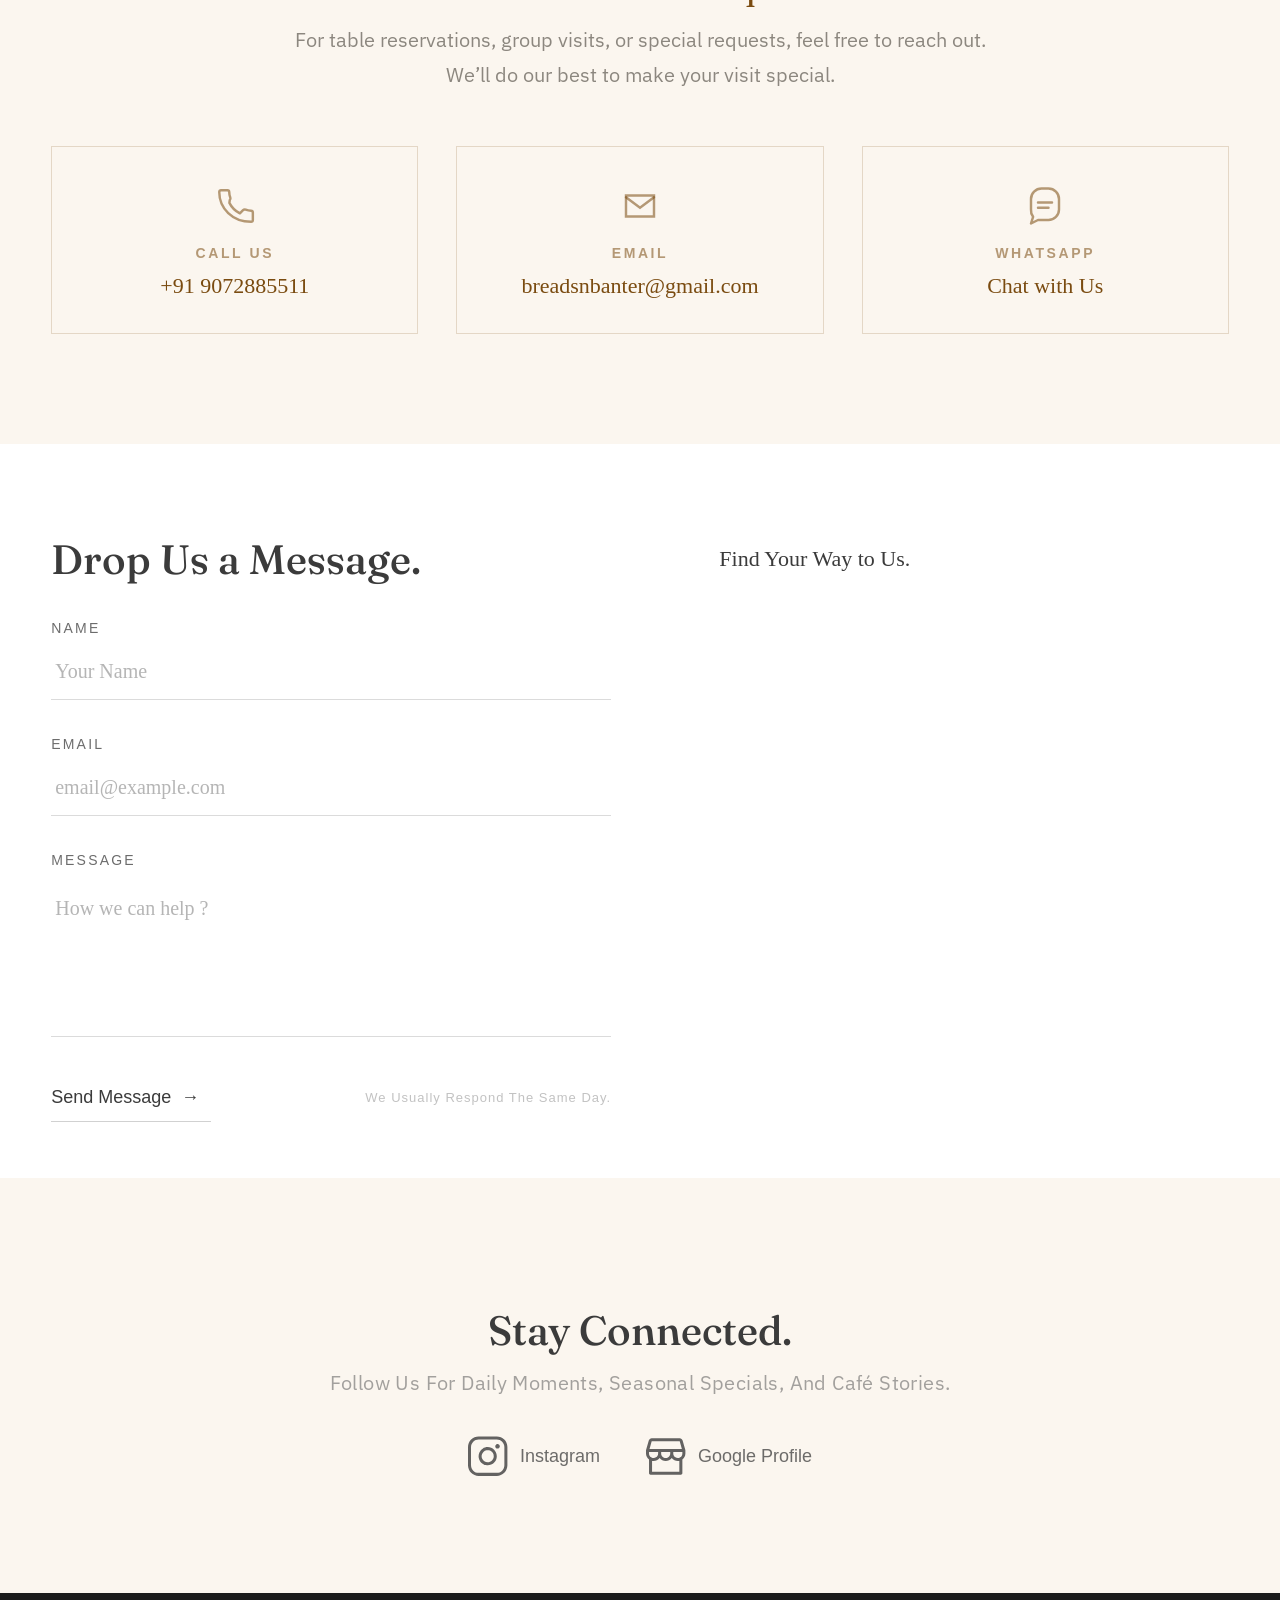
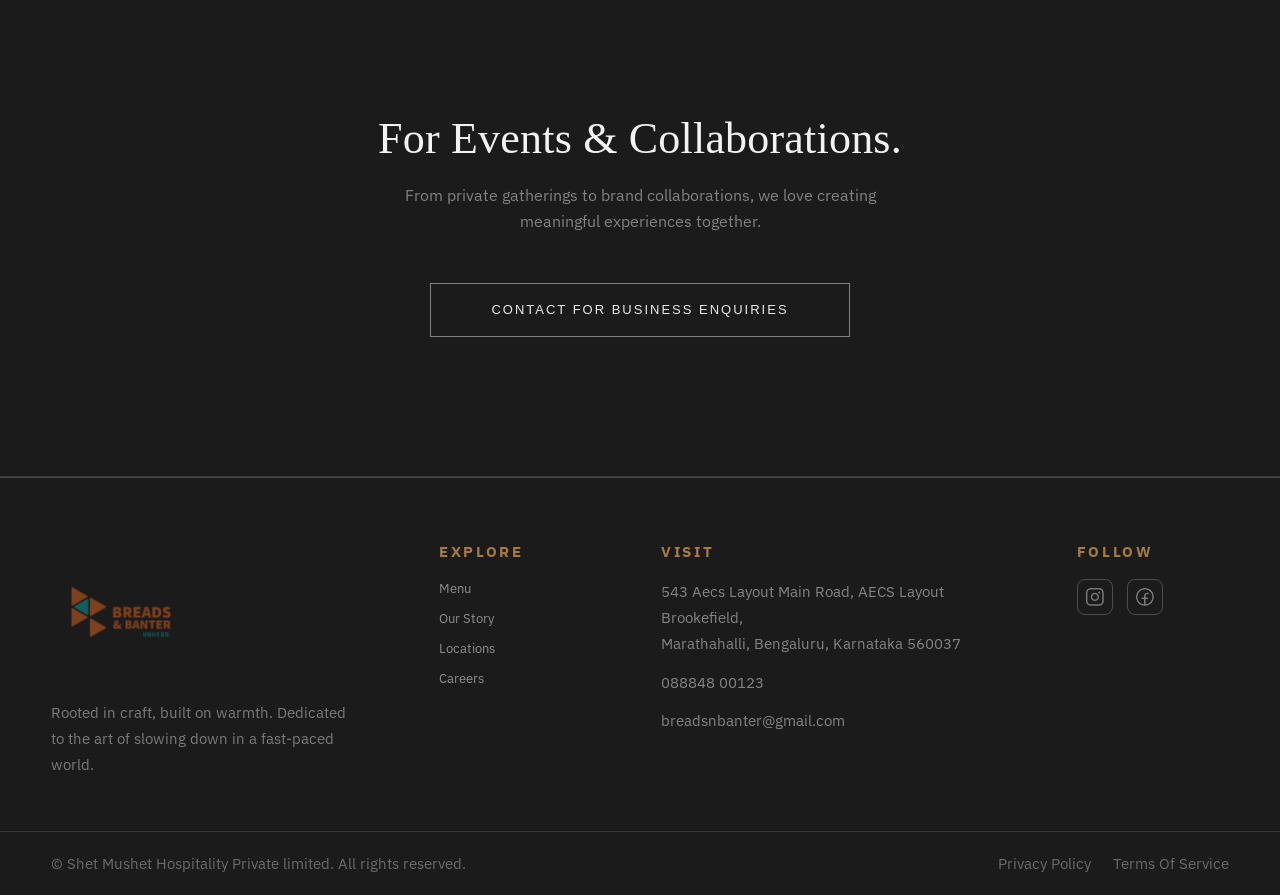
<file: contact/index.html>
<!DOCTYPE html>
<html lang="en">
<head>
<link rel="preconnect" href="https://fonts.googleapis.com">
<link rel="preconnect" href="https://fonts.gstatic.com" crossorigin>

  <meta charset="UTF-8" />
  <meta name="viewport" content="width=device-width, initial-scale=1.0" />
  <title>Contact Us | Breads & Banter</title>

  <link rel="icon" href="https://www.breadsandbanter.com/favicon.ico" sizes="48x48">
<link rel="icon" href="https://www.breadsandbanter.com/bnb-favicon.png" type="image/png" sizes="96x96">
<link rel="apple-touch-icon" href="https://www.breadsandbanter.com/apple-touch-icon.png">
<link rel="stylesheet" href="../static/css/style.css?v=3">
  <link rel="stylesheet" href="../static/css/about.css">
  <link rel="stylesheet" href="../static/css/contact.css">
  <link rel="stylesheet" href="../static/css/journals.css">
  <link href="https://fonts.googleapis.com/css2?family=Cormorant+Garamond:wght@400;500;600&family=Inter:wght@300;400;500&display=swap" rel="stylesheet">
<link href="https://fonts.googleapis.com/css2?family=Fraunces:wght@400&family=IBM+Plex+Sans:wght@300&display=swap" rel="stylesheet">


</head>
<body class="page-contact">
  
<header class="contact-hero" id="contact">
  <div class="contact-hero__bg"></div>
  <div class="contact-hero__overlay"></div>

  <!-- NAVBAR (same structure as yours) -->
  <nav class="nav">
    <div class="nav__inner">
      <a class="nav__logo" href="../index.html">
        <img src="../static/images/logo.png" alt="Breads & Banter">
      </a>

      <ul class="nav__links">
        <li><a href="../index.html">HOME</a></li>
        <li><a href="../about/index.html">ABOUT US</a></li>
        <li><a class="is-active" href="index.html">CONTACT US</a></li>
         <li><a href="../journals/index.html">JOURNAL</a></li>

      </ul>

      <div class="nav__right"></div>
    </div>

    <div class="nav__divider"></div>
  </nav>

  <!-- Center text -->
  <div class="contact-hero__content">
    <h1 class="contact-hero__title">
      We’d Love to Welcome You.
    </h1>

    <p class="contact-hero__subtitle">
      Whether you’re planning a visit, meeting friends over coffee, or just saying hello — we’re<br>
      always happy to connect.
    </p>
  </div>
</header>

<!-- next section placeholder (your white section below hero) -->
<section class="contact-section">
  <div class="contact-section__inner">
    <!-- you can build the “Visit Us” section here next -->
  </div>
</section>


<section class="visit">
  <div class="visit__inner">

    <!-- LEFT -->
    <div class="visit__left">
      <h2 class="visit__title">Visit Us</h2>

      <p class="visit__text">
        Located in the heart of Brookefield, Breads &amp; Banter is a<br>
        cozy space designed for slow mornings, long<br>
        conversations, and comforting food.
      </p>

      <div class="visit__info">
        <div class="visit__line"></div>

        <div class="visit__blocks">
          <!-- Address -->
          <div class="visit__row">
            <div class="visit__icon" aria-hidden="true">
              <!-- location icon -->
              <svg viewBox="0 0 24 24" fill="none">
                <path d="M12 21s7-4.5 7-11a7 7 0 1 0-14 0c0 6.5 7 11 7 11Z" stroke="currentColor" stroke-width="1.6"/>
                <path d="M12 11.2a2.2 2.2 0 1 0 0-4.4 2.2 2.2 0 0 0 0 4.4Z" stroke="currentColor" stroke-width="1.6"/>
              </svg>
            </div>

            <div>
              <div class="visit__label">ADDRESS</div>
              <div class="visit__value">
                543 Aecs layout main road, AECS Layout Brookefield,<br>
                Marathahalli, Bengaluru, Karnataka 560037
              </div>
            </div>
          </div>

          <!-- Open daily -->
          <div class="visit__row">
            <div class="visit__icon" aria-hidden="true">
              <!-- clock icon -->
              <svg viewBox="0 0 24 24" fill="none">
                <path d="M12 22a10 10 0 1 0-10-10 10 10 0 0 0 10 10Z" stroke="currentColor" stroke-width="1.6"/>
                <path d="M12 6v6l4 2" stroke="currentColor" stroke-width="1.6" stroke-linecap="round"/>
              </svg>
            </div>

            <div>
              <div class="visit__label">OPEN DAILY</div>
              <div class="visit__value">09:00 AM – 11:00 PM</div>
            </div>
          </div>
        </div>
      </div>
    </div>

    <!-- RIGHT -->
    <div class="visit__right">
      <div class="visit__imgWrap">
        <div class="visit__bgCard"></div>
        <!-- replace with your image -->
        <img loading="lazy" class="visit__img" src="../static/images/visit.jpg" alt="Cafe interior">
      </div>
    </div>

  </div>
</section>
<section class="enquiry">
  <div class="enquiry__inner">

    <h2 class="enquiry__title">Reservations &amp; Enquiries.</h2>
    <p class="enquiry__sub">
      For table reservations, group visits, or special requests, feel free to reach out.<br>
      We’ll do our best to make your visit special.
    </p>

    <div class="enquiry__cards">

      <!-- Call -->
      <div class="enquiry__card">
        <div class="enquiry__icon" aria-hidden="true">
          <!-- phone icon -->
          <svg viewBox="0 0 24 24" fill="none">
            <path d="M8.8 10.2c1.3 2.6 3.4 4.7 6 6l1.8-1.8c.4-.4 1-.5 1.5-.3 1 .4 2 .6 3.1.6.6 0 1 .4 1 1V20c0 .6-.4 1-1 1C10.6 21 3 13.4 3 4c0-.6.4-1 1-1h3.7c.6 0 1 .4 1 1 0 1.1.2 2.1.6 3.1.2.5.1 1.1-.3 1.5L8.8 10.2Z"
              stroke="currentColor" stroke-width="1.4" stroke-linejoin="round"/>
          </svg>
        </div>

        <div class="enquiry__label">CALL US</div>
        <a class="enquiry__value" href="tel:+919072885511">+91 9072885511</a>
      </div>

      <!-- Email -->
      <div class="enquiry__card">
        <div class="enquiry__icon" aria-hidden="true">
          <!-- mail icon -->
          <svg viewBox="0 0 24 24" fill="none">
            <path d="M4 6h16v12H4V6Z" stroke="currentColor" stroke-width="1.4" />
            <path d="m4 7 8 6 8-6" stroke="currentColor" stroke-width="1.4" stroke-linecap="round"/>
          </svg>
        </div>

        <div class="enquiry__label">EMAIL</div>
        <a class="enquiry__value" href="mailto:breadsnbanter@gmail.com">breadsnbanter@gmail.com</a>
      </div>

      <!-- WhatsApp -->
      <div class="enquiry__card">
        <div class="enquiry__icon" aria-hidden="true">
          <!-- chat icon -->
          <svg viewBox="0 0 24 24" fill="none">
            <path d="M20 14a6 6 0 0 1-6 6H8l-4 2 1.2-3.8A6 6 0 0 1 4 14V8a6 6 0 0 1 6-6h4a6 6 0 0 1 6 6v6Z"
              stroke="currentColor" stroke-width="1.4" stroke-linejoin="round"/>
            <path d="M8 10h8M8 13h6" stroke="currentColor" stroke-width="1.4" stroke-linecap="round"/>
          </svg>
        </div>

        <div class="enquiry__label">WHATSAPP</div>
        <a class="enquiry__value" href="https://wa.me/919072885511" target="_blank" rel="noopener">Chat with Us</a>
      </div>

    </div>
  </div>
</section>

<section class="drop" id="drop-message">
  <div class="drop__inner">

    <!-- Left: Form -->
    <div class="drop__left">
      <h2 class="drop__title">Drop Us a Message.</h2>

      <form class="drop__form" method="post" action="http://127.0.0.1:8000/contact/send/">
        <input type="hidden" name="csrfmiddlewaretoken" value="N0bwzhN5YjTEeDbcgkSrNqibRsgzUllKIb5LSjjQ1u2lGEA3se7AWM8IiUOVSuWz">

        <label class="drop__label" for="name">NAME</label>
        <input class="drop__input" id="name" name="name" type="text" placeholder="Your Name" required>

        <label class="drop__label" for="email">EMAIL</label>
        <input class="drop__input" id="email" name="email" type="email" placeholder="email@example.com" required>

        <label class="drop__label" for="message">MESSAGE</label>
        <textarea class="drop__textarea" id="message" name="message" rows="4" placeholder="How we can help ?" required></textarea>

        <div class="drop__bottom">
          <button class="drop__btn" type="submit">
            Send Message <span class="drop__arrow">→</span>
          </button>

          <div class="drop__note">We Usually Respond The Same Day.</div>
        </div>

        
      </form>
    </div>

    <!-- Right: Map -->
    <div class="drop__right">
      <h3 class="drop__mapTitle">Find Your Way to Us.</h3>

      <!-- Clickable map opens Google Maps location -->
      <a class="drop__mapLink"
         href="https://www.google.com/maps/search/?api=1&query=Breads%20%26%20Banter%20Brookefield"
         target="_blank" rel="noopener">
        <iframe
          class="drop__map"
          loading="lazy"
          referrerpolicy="no-referrer-when-downgrade"
          src="https://www.google.com/maps?q=Breads%20%26%20Banter%20Brookefield&output=embed">
        </iframe>
      </a>
    </div>

  </div>

  
</section>
<section class="stay">
  <div class="stay__inner">

    <h2 class="stay__title">Stay Connected.</h2>

    <p class="stay__sub">
      Follow Us For Daily Moments, Seasonal Specials, And Café Stories.
    </p>

    <div class="stay__links">

  <!-- Instagram -->
  <a class="stay__link" href="https://www.instagram.com/" target="_blank">

      <img loading="lazy" src="../static/images/icon-instagram.svg" 
           alt="Instagram"
           class="stay__icon">

      <span>Instagram</span>

  </a>


  <!-- Google -->
  <a class="stay__link" href="https://www.google.com/search?q=Breads+%26+Banter+Brookefield" target="_blank">

      <img loading="lazy" src="../static/images/icon-google.svg" 
           alt="Google Profile"
           class="stay__icon">

      <span>Google Profile</span>

  </a>

</div>

  </div>
</section>

<section class="events">
  <div class="events__inner">
    <h2 class="events__title">For Events & Collaborations.</h2>

    <p class="events__sub">
      From private gatherings to brand collaborations, we love creating<br>
      meaningful experiences together.
    </p>

    <a class="events__btn" href="mailto:breadsnbnter@gmail.com?subject=Business%20Enquiry%20-%20Breads%20%26%20Banter">
      CONTACT FOR BUSINESS ENQUIRIES
    </a>
  </div>
</section>




<footer class="site-footer">
  <div class="site-footer__line"></div>

  <div class="site-footer__container">

    <!-- LEFT -->
    <div class="site-footer__brand">
      <div class="site-footer__logo">
        <img loading="lazy" src="../static/images/footer-logo.png" alt="Breads & Banter">
      </div>

      <p class="site-footer__desc">
        Rooted in craft, built on warmth. Dedicated<br>
        to the art of slowing down in a fast-paced<br>
        world.
      </p>
    </div>

    <!-- EXPLORE -->
    <div class="site-footer__col">
      <p class="site-footer__title">EXPLORE</p>
      <ul class="site-footer__links">
        <li><a href="index.html#">Menu</a></li>
        <li><a href="index.html#">Our Story</a></li>
        <li><a href="index.html#">Locations</a></li>
        <li><a href="index.html#">Careers</a></li>
      </ul>
    </div>

    <!-- VISIT -->
    <div class="site-footer__col">
      <p class="site-footer__title">VISIT</p>
      <div class="site-footer__text">
        <p>543 Aecs Layout Main Road, AECS Layout Brookefield,<br>
          Marathahalli, Bengaluru, Karnataka 560037</p>
        <p class="site-footer__spaced">088848 00123</p>
        <p>breadsnbanter@gmail.com</p>
      </div>
    </div>

    <!-- FOLLOW -->
    <div class="site-footer__col">
      <p class="site-footer__title">FOLLOW</p>

      <div class="site-footer__social">
        <a href="index.html#" aria-label="Instagram" class="site-footer__icon">
          <img loading="lazy" src="../static/images/icon-instagram.png" alt="">
        </a>
        <a href="index.html#" aria-label="Facebook" class="site-footer__icon">
          <img loading="lazy" src="../static/images/icon-facebook.png" alt="">
        </a>
      </div>
    </div>

  </div>

  <!-- ✅ Bottom line like your reference -->
  <div class="site-footer__bottom">
    <div class="site-footer__bottom-inner">
      <p class="site-footer__copy">© Shet Mushet Hospitality Private limited. All rights reserved.</p>

      <div class="site-footer__legal">
        <a href="http://127.0.0.1:8000/privacy-policy/">Privacy Policy</a>
        <a href="index.html#">Terms Of Service</a>
      </div>
    </div>
  </div>
</footer>



    <div id="pageTransition" class="page-transition"></div>

  <!-- ✅ Main JS -->
  <script src="../static/js/main.js"></script>

  <div id="pageCurtain"></div>

  <!-- ✅ Page Transition JS -->
  <script src="http://127.0.0.1:8000/static/js/page-transition.js"></script>
  <script>
  document.addEventListener("DOMContentLoaded", function () {
    const slider = document.getElementById("reviewsSlider");
    if (!slider) return;

    const reviews = Array.from(slider.querySelectorAll(".review"));
    if (reviews.length <= 1) return;

    let current = 0;

    reviews.forEach((review, index) => {
      review.classList.toggle("is-active", index === 0);
    });

    function showNextReview() {
      reviews[current].classList.remove("is-active");
      current = (current + 1) % reviews.length;
      reviews[current].classList.add("is-active");
    }

    setInterval(showNextReview, 5200);
  });
  </script>


  
<div id="menuPopup" class="menu-popup">
  <div class="menu-popup-content">
    <h3>Select Menu</h3>
    <p class="menu-popup-subtitle">
      Choose which menu you’d like to explore.
    </p>

    <a href="../static/menus/breakfast-menu.pdf" target="_blank" class="menu-option">
      <span>Breakfast Menu</span>
      <span>→</span>
    </a>

    <a href="../static/menus/lunch-dinner-menu.pdf" target="_blank" class="menu-option">
      <span>Lunch & Dinner Menu</span>
      <span>→</span>
    </a>

    <button type="button" onclick="closeMenuPopup()" class="menu-close">Close</button>
  </div>
</div>

<div id="bookingPopup" class="booking-popup-overlay">
  <div class="booking-popup-card">

    <button type="button" class="booking-popup-close" onclick="closeBookingPopup()">
      &times;
    </button>

    <div class="booking-popup-top">
      <p class="booking-popup-label">Reserve Your Table</p>
      <h3 class="booking-popup-title">Choose Your Platform</h3>
      <p class="booking-popup-subtitle">
        Select where you’d like to continue your booking for Breads & Banter.
      </p>
    </div>

    <div class="booking-popup-options">
      <a href="https://www.swiggy.com/city/bangalore/breads-and-banter-brookefield-rest1018090" target="_blank" class="booking-platform booking-platform--swiggy">
        <span class="booking-platform__name">Swiggy</span>
        <span class="booking-platform__arrow">→</span>
      </a>

      <a href="https://www.zomato.com/bangalore/breads-and-banter-aecs-layout-bangalore" target="_blank" class="booking-platform booking-platform--zomato">
        <span class="booking-platform__name">Zomato</span>
        <span class="booking-platform__arrow">→</span>
      </a>
    </div>

  </div>
</div>

<script>
function openMenuPopup(){
  document.getElementById("menuPopup").style.display="flex";
}

function closeMenuPopup(){
  document.getElementById("menuPopup").style.display="none";
}

window.onclick = function(event) {
  const popup = document.getElementById("menuPopup");

  if (event.target === popup) {
    popup.style.display = "none";
  }
}
</script>

<script>
function openBookingPopup(){
  document.getElementById("bookingPopup").style.display = "flex";
}

function closeBookingPopup(){
  document.getElementById("bookingPopup").style.display = "none";
}
</script>

<script>
window.addEventListener("click", function(e){
  const popup = document.getElementById("bookingPopup");
  if(e.target === popup){
    closeBookingPopup();
  }
});
</script>



</body>
</html>
</file>
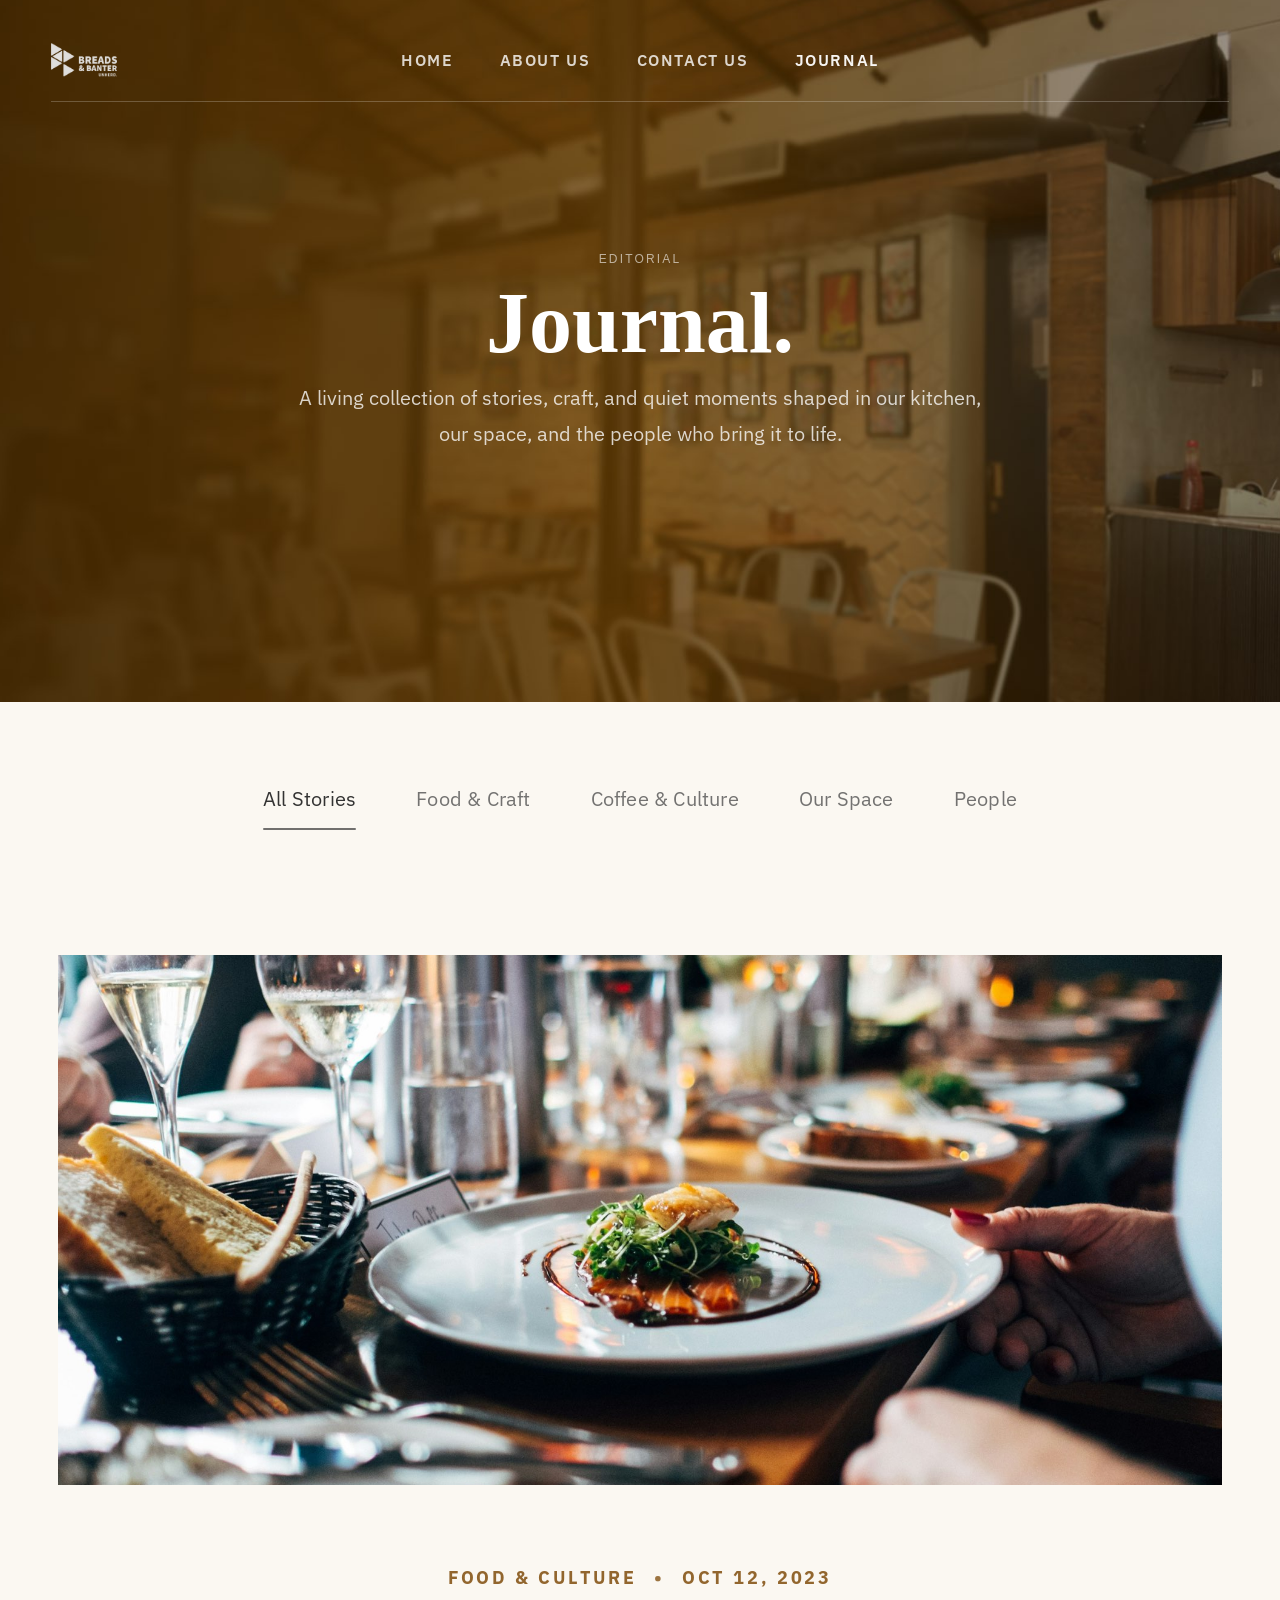
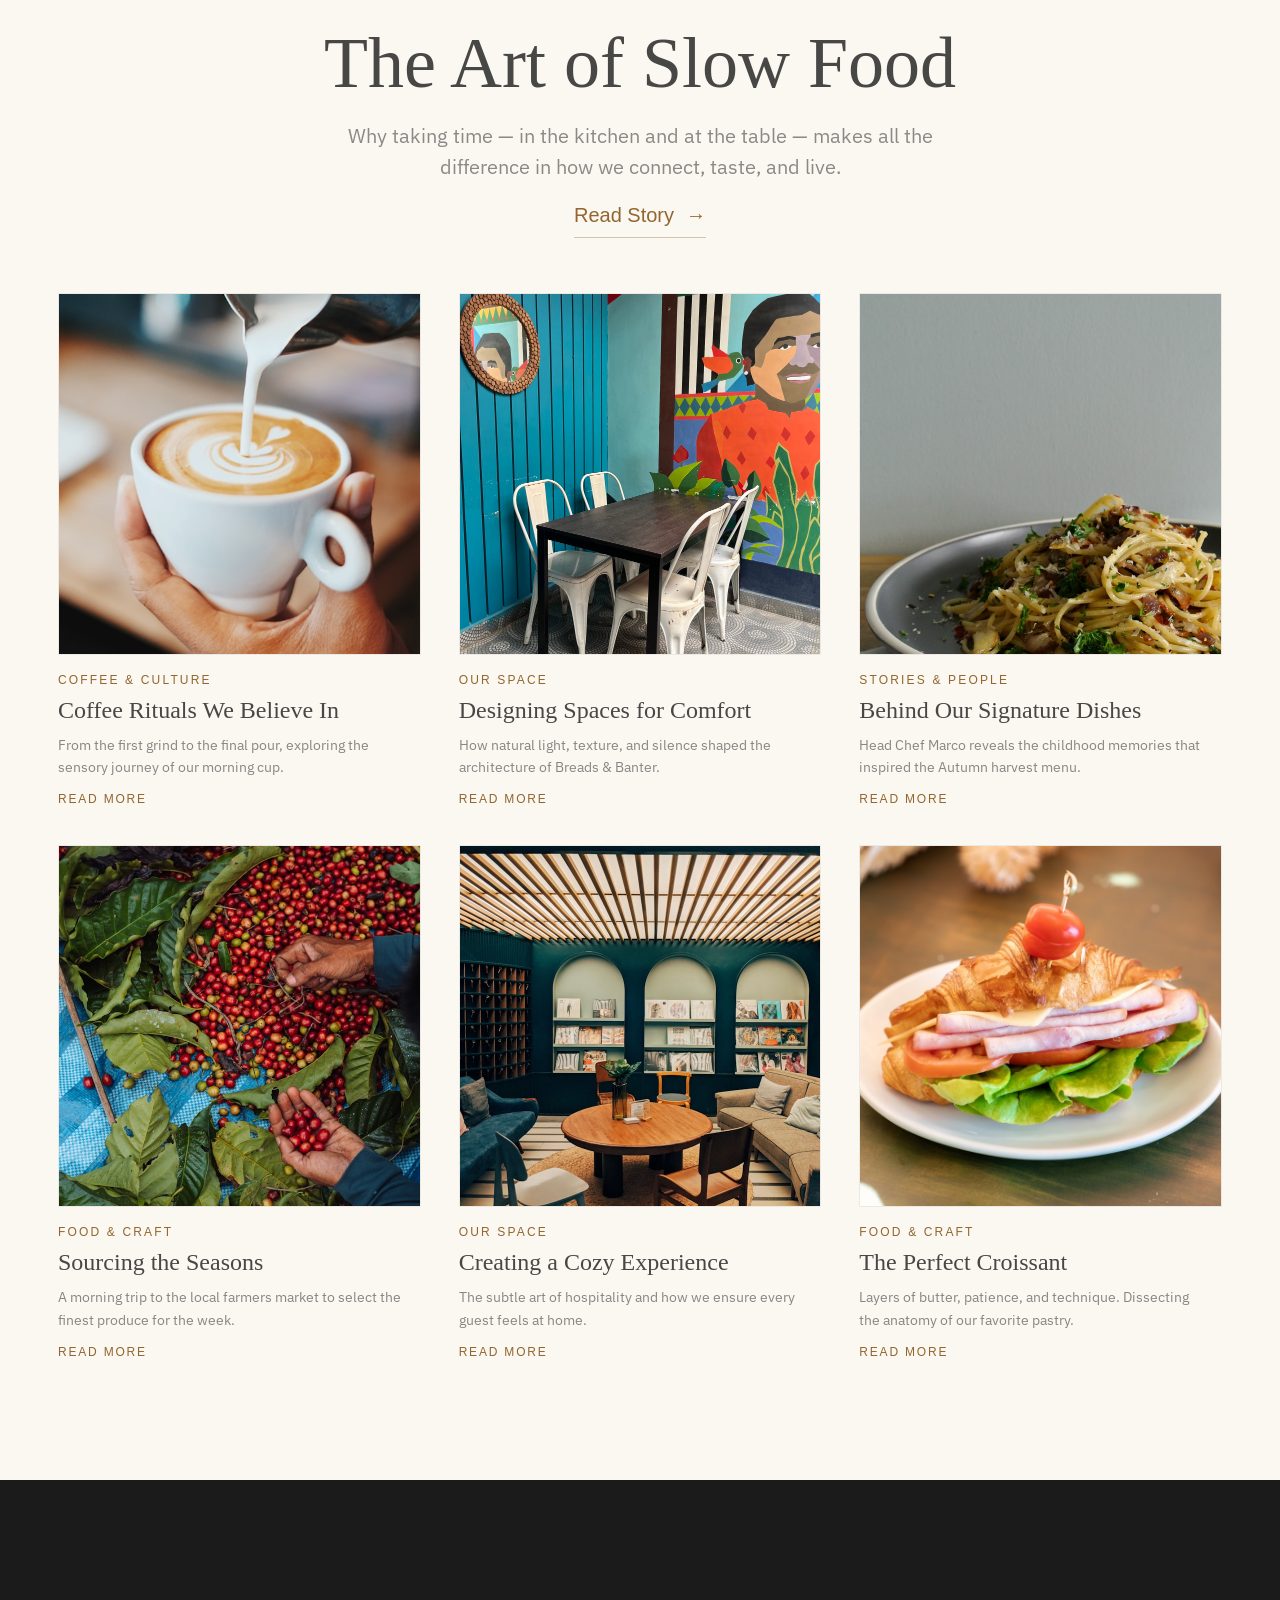
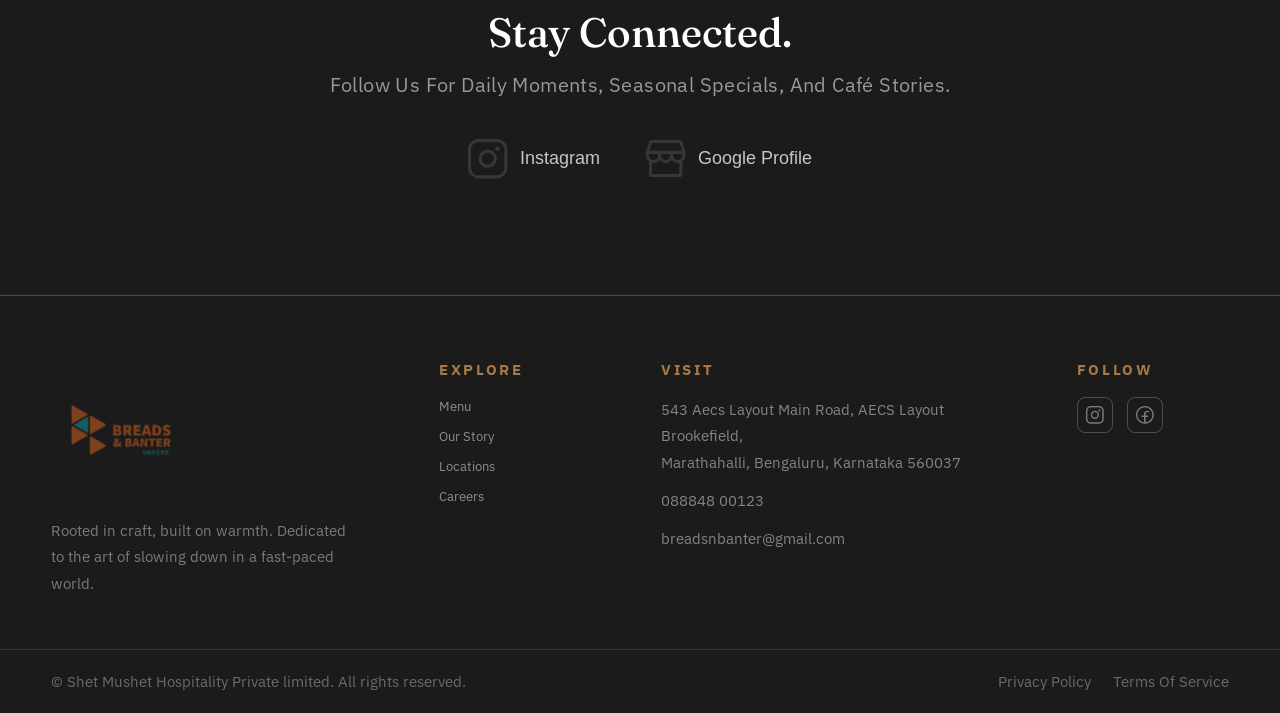
<file: journals/index.html>
<!DOCTYPE html>
<html lang="en">
<head>
<link rel="preconnect" href="https://fonts.googleapis.com">
<link rel="preconnect" href="https://fonts.gstatic.com" crossorigin>

  <meta charset="UTF-8" />
  <meta name="viewport" content="width=device-width, initial-scale=1.0" />
  <title>Journal | Breads & Banter</title>

 <link rel="icon" href="https://www.breadsandbanter.com/favicon.ico" sizes="48x48">
<link rel="icon" href="https://www.breadsandbanter.com/bnb-favicon.png" type="image/png" sizes="96x96">
<link rel="apple-touch-icon" href="https://www.breadsandbanter.com/apple-touch-icon.png">
<link rel="stylesheet" href="../static/css/style.css?v=3">
  <link rel="stylesheet" href="../static/css/about.css">
  <link rel="stylesheet" href="../static/css/contact.css">
  <link rel="stylesheet" href="../static/css/journals.css">
  <link href="https://fonts.googleapis.com/css2?family=Cormorant+Garamond:wght@400;500;600&family=Inter:wght@300;400;500&display=swap" rel="stylesheet">
<link href="https://fonts.googleapis.com/css2?family=Fraunces:wght@400&family=IBM+Plex+Sans:wght@300&display=swap" rel="stylesheet">


</head>
<body class="page-journal">
  

<header class="journal-hero">
  <!-- Background image -->
  <div class="journal-hero__bg"
       style="background-image:url('../static/images/journal-hero.jpg');"></div>

  <!-- Dark overlay -->
  <div class="journal-hero__overlay"></div>

  <!-- Warm left glow like screenshot -->
  <div class="journal-hero__glow"></div>

  <!-- NAVBAR (reuse your exact navbar styles/classes) -->
  <nav class="nav">
    <div class="nav__inner">
      <a class="nav__logo" href="../index.html">
        <img src="../static/images/logo.png" alt="Breads & Banter">
      </a>

      <ul class="nav__links">
        <li><a href="../index.html" class="nav-link">HOME</a></li>
        <li><a href="../about/index.html" class="nav-link">ABOUT US</a></li>
        <li><a href="../contact/index.html" class="nav-link">CONTACT US</a></li>
        <li><a class="is-active nav-link" href="index.html">JOURNAL</a></li>
      </ul>

      <div class="nav__right"></div>
    </div>
    <div class="nav__divider"></div>
  </nav>

  <!-- Center content -->
  <div class="journal-hero__content">
    <div class="journal-hero__kicker">EDITORIAL</div>

    <h1 class="journal-hero__title">Journal.</h1>

    <p class="journal-hero__subtitle">
      A living collection of stories, craft, and quiet moments shaped in our kitchen,
      our space, and the people who bring it to life.
    </p>
  </div>
</header>

<!-- Category Tabs Section -->
<section class="journal-tabs">
  <div class="journal-tabs__inner">

    <button class="journal-tab is-active" data-filter="all">All Stories</button>
    <button class="journal-tab" data-filter="food">Food &amp; Craft</button>
    <button class="journal-tab" data-filter="coffee">Coffee &amp; Culture</button>
    <button class="journal-tab" data-filter="space">Our Space</button>
    <button class="journal-tab" data-filter="people">People</button>

  </div>
</section>
<!-- Featured Story (exact like screenshot) -->
<section class="journal-feature">
  <div class="journal-feature__inner">

    <div class="journal-feature__image-wrap">
      <img
        class="journal-feature__image"
        src="../static/images/journal-feature.jpg"
        alt="Featured story image"
      >
    </div>

    <div class="journal-feature__meta">
      FOOD &amp; CULTURE <span class="dot">•</span> OCT 12, 2023
    </div>

    

  </div>

<!-- Journal Grid Section -->
<section class="journal-grid">
  <div class="journal-grid__inner">

    <!-- Top Heading -->
    <div class="journal-grid__top">
      <h2 class="journal-grid__headline">The Art of Slow Food</h2>

      <p class="journal-grid__sub">
        Why taking time — in the kitchen and at the table — makes all the<br>
        difference in how we connect, taste, and live.
      </p>

      <a class="journal-grid__cta" href="index.html#">
        Read Story <span class="arrow">→</span>
      </a>
    </div>

    <!-- Grid Cards -->
    <div class="journal-grid__cards">

      <!-- Card 1 -->
      <article class="jcard">
        <a class="jcard__img" href="index.html#">
          <img loading="lazy" src="../static/images/journal-1.jpg" alt="Coffee">
        </a>

        <div class="jcard__meta">COFFEE &amp; CULTURE</div>

        <h3 class="jcard__title">
          <a href="index.html#">Coffee Rituals We Believe In</a>
        </h3>

        <p class="jcard__desc">
          From the first grind to the final pour, exploring the sensory journey of our morning cup.
        </p>

        <a class="jcard__readmore" href="index.html#">READ MORE</a>
      </article>


      <!-- Card 2 -->
      <article class="jcard">
        <a class="jcard__img" href="index.html#">
          <img loading="lazy" src="../static/images/journal-2.jpg" alt="Space">
        </a>

        <div class="jcard__meta">OUR SPACE</div>

        <h3 class="jcard__title">
          <a href="index.html#">Designing Spaces for Comfort</a>
        </h3>

        <p class="jcard__desc">
          How natural light, texture, and silence shaped the architecture of Breads &amp; Banter.
        </p>

        <a class="jcard__readmore" href="index.html#">READ MORE</a>
      </article>


      <!-- Card 3 -->
      <article class="jcard">
        <a class="jcard__img" href="index.html#">
          <img loading="lazy" src="../static/images/journal-3.jpg" alt="Dish">
        </a>

        <div class="jcard__meta">STORIES &amp; PEOPLE</div>

        <h3 class="jcard__title">
          <a href="index.html#">Behind Our Signature Dishes</a>
        </h3>

        <p class="jcard__desc">
          Head Chef Marco reveals the childhood memories that inspired the Autumn harvest menu.
        </p>

        <a class="jcard__readmore" href="index.html#">READ MORE</a>
      </article>


      <!-- Card 4 (Second Row Example) -->
      <article class="jcard">
        <a class="jcard__img" href="index.html#">
          <img loading="lazy" src="../static/images/journal-4.jpg" alt="Seasons">
        </a>

        <div class="jcard__meta">FOOD &amp; CRAFT</div>

        <h3 class="jcard__title">
          <a href="index.html#">Sourcing the Seasons</a>
        </h3>

        <p class="jcard__desc">
          A morning trip to the local farmers market to select the finest produce for the week.
        </p>

        <a class="jcard__readmore" href="index.html#">READ MORE</a>
      </article>


      <!-- Card 5 -->
      <article class="jcard">
        <a class="jcard__img" href="index.html#">
          <img loading="lazy" src="../static/images/journal-5.jpg" alt="Cozy">
        </a>

        <div class="jcard__meta">OUR SPACE</div>

        <h3 class="jcard__title">
          <a href="index.html#">Creating a Cozy Experience</a>
        </h3>

        <p class="jcard__desc">
          The subtle art of hospitality and how we ensure every guest feels at home.
        </p>

        <a class="jcard__readmore" href="index.html#">READ MORE</a>
      </article>


      <!-- Card 6 -->
      <article class="jcard">
        <a class="jcard__img" href="index.html#">
          <img loading="lazy" src="../static/images/journal-6.jpg" alt="Croissant">
        </a>

        <div class="jcard__meta">FOOD &amp; CRAFT</div>

        <h3 class="jcard__title">
          <a href="index.html#">The Perfect Croissant</a>
        </h3>

        <p class="jcard__desc">
          Layers of butter, patience, and technique. Dissecting the anatomy of our favorite pastry.
        </p>

        <a class="jcard__readmore" href="index.html#">READ MORE</a>
      </article>

    </div>
  </div>
</section>
</section>

<section class="stay">
  <div class="stay__inner">
    <h2 class="stay__title">Stay Connected.</h2>

    <p class="stay__sub">
      Follow Us For Daily Moments, Seasonal Specials, And Café Stories.
    </p>

    <div class="stay__links">

  <!-- Instagram -->
  <a class="stay__link" href="https://www.instagram.com/" target="_blank">

      <img loading="lazy" src="../static/images/icon-instagram.svg" 
           alt="Instagram"
           class="stay__icon">

      <span>Instagram</span>

  </a>


  <!-- Google -->
  <a class="stay__link" href="https://www.google.com/search?q=Breads+%26+Banter+Brookefield" target="_blank">

      <img loading="lazy" src="../static/images/icon-google.svg" 
           alt="Google Profile"
           class="stay__icon">

      <span>Google Profile</span>

  </a>

</div>
  </div>
</section>

<!-- Then your footer -->


<footer class="site-footer">
  <div class="site-footer__line"></div>

  <div class="site-footer__container">

    <!-- LEFT -->
    <div class="site-footer__brand">
      <div class="site-footer__logo">
        <img loading="lazy" src="../static/images/footer-logo.png" alt="Breads & Banter">
      </div>

      <p class="site-footer__desc">
        Rooted in craft, built on warmth. Dedicated<br>
        to the art of slowing down in a fast-paced<br>
        world.
      </p>
    </div>

    <!-- EXPLORE -->
    <div class="site-footer__col">
      <p class="site-footer__title">EXPLORE</p>
      <ul class="site-footer__links">
        <li><a href="index.html#">Menu</a></li>
        <li><a href="index.html#">Our Story</a></li>
        <li><a href="index.html#">Locations</a></li>
        <li><a href="index.html#">Careers</a></li>
      </ul>
    </div>

    <!-- VISIT -->
    <div class="site-footer__col">
      <p class="site-footer__title">VISIT</p>
      <div class="site-footer__text">
        <p>543 Aecs Layout Main Road, AECS Layout Brookefield,<br>
          Marathahalli, Bengaluru, Karnataka 560037</p>
        <p class="site-footer__spaced">088848 00123</p>
        <p>breadsnbanter@gmail.com</p>
      </div>
    </div>

    <!-- FOLLOW -->
    <div class="site-footer__col">
      <p class="site-footer__title">FOLLOW</p>

      <div class="site-footer__social">
        <a href="index.html#" aria-label="Instagram" class="site-footer__icon">
          <img loading="lazy" src="../static/images/icon-instagram.png" alt="">
        </a>
        <a href="index.html#" aria-label="Facebook" class="site-footer__icon">
          <img loading="lazy" src="../static/images/icon-facebook.png" alt="">
        </a>
      </div>
    </div>

  </div>

  <!-- ✅ Bottom line like your reference -->
  <div class="site-footer__bottom">
    <div class="site-footer__bottom-inner">
      <p class="site-footer__copy">© Shet Mushet Hospitality Private limited. All rights reserved.</p>

      <div class="site-footer__legal">
        <a href="http://127.0.0.1:8000/privacy-policy/">Privacy Policy</a>
        <a href="index.html#">Terms Of Service</a>
      </div>
    </div>
  </div>
</footer>


<script>
  // Tabs active underline + optional filtering (nice UX)
  document.addEventListener("DOMContentLoaded", () => {
    const tabs = document.querySelectorAll(".journal-tab");
    const cards = document.querySelectorAll(".post-card");

    tabs.forEach(tab => {
      tab.addEventListener("click", () => {
        tabs.forEach(t => t.classList.remove("is-active"));
        tab.classList.add("is-active");

        const filter = tab.dataset.filter;
        if (!cards.length) return;

        cards.forEach(card => {
          const cat = card.dataset.cat;
          const show = (filter === "all") || (cat === filter);
          card.style.display = show ? "block" : "none";
        });
      });
    });
  });
</script>




    <div id="pageTransition" class="page-transition"></div>

  <!-- ✅ Main JS -->
  <script src="../static/js/main.js"></script>

  <div id="pageCurtain"></div>

  <!-- ✅ Page Transition JS -->
  <script src="http://127.0.0.1:8000/static/js/page-transition.js"></script>
  <script>
  document.addEventListener("DOMContentLoaded", function () {
    const slider = document.getElementById("reviewsSlider");
    if (!slider) return;

    const reviews = Array.from(slider.querySelectorAll(".review"));
    if (reviews.length <= 1) return;

    let current = 0;

    reviews.forEach((review, index) => {
      review.classList.toggle("is-active", index === 0);
    });

    function showNextReview() {
      reviews[current].classList.remove("is-active");
      current = (current + 1) % reviews.length;
      reviews[current].classList.add("is-active");
    }

    setInterval(showNextReview, 5200);
  });
  </script>


  
<div id="menuPopup" class="menu-popup">
  <div class="menu-popup-content">
    <h3>Select Menu</h3>
    <p class="menu-popup-subtitle">
      Choose which menu you’d like to explore.
    </p>

    <a href="../static/menus/breakfast-menu.pdf" target="_blank" class="menu-option">
      <span>Breakfast Menu</span>
      <span>→</span>
    </a>

    <a href="../static/menus/lunch-dinner-menu.pdf" target="_blank" class="menu-option">
      <span>Lunch & Dinner Menu</span>
      <span>→</span>
    </a>

    <button type="button" onclick="closeMenuPopup()" class="menu-close">Close</button>
  </div>
</div>

<div id="bookingPopup" class="booking-popup-overlay">
  <div class="booking-popup-card">

    <button type="button" class="booking-popup-close" onclick="closeBookingPopup()">
      &times;
    </button>

    <div class="booking-popup-top">
      <p class="booking-popup-label">Reserve Your Table</p>
      <h3 class="booking-popup-title">Choose Your Platform</h3>
      <p class="booking-popup-subtitle">
        Select where you’d like to continue your booking for Breads & Banter.
      </p>
    </div>

    <div class="booking-popup-options">
      <a href="https://www.swiggy.com/city/bangalore/breads-and-banter-brookefield-rest1018090" target="_blank" class="booking-platform booking-platform--swiggy">
        <span class="booking-platform__name">Swiggy</span>
        <span class="booking-platform__arrow">→</span>
      </a>

      <a href="https://www.zomato.com/bangalore/breads-and-banter-aecs-layout-bangalore" target="_blank" class="booking-platform booking-platform--zomato">
        <span class="booking-platform__name">Zomato</span>
        <span class="booking-platform__arrow">→</span>
      </a>
    </div>

  </div>
</div>

<script>
function openMenuPopup(){
  document.getElementById("menuPopup").style.display="flex";
}

function closeMenuPopup(){
  document.getElementById("menuPopup").style.display="none";
}

window.onclick = function(event) {
  const popup = document.getElementById("menuPopup");

  if (event.target === popup) {
    popup.style.display = "none";
  }
}
</script>

<script>
function openBookingPopup(){
  document.getElementById("bookingPopup").style.display = "flex";
}

function closeBookingPopup(){
  document.getElementById("bookingPopup").style.display = "none";
}
</script>

<script>
window.addEventListener("click", function(e){
  const popup = document.getElementById("bookingPopup");
  if(e.target === popup){
    closeBookingPopup();
  }
});
</script>



</body>
</html>
</file>
<file: static/css/style.css>
/* reset */
*{margin:0;padding:0;box-sizing:border-box}
html,body{height:100%}
body{font-family: Arial, Helvetica, sans-serif;background:#0b0b0b}



/* HERO wrapper */
.hero{
  position: relative;
  min-height: 100vh;
  overflow: hidden;
}

/* background image */
.hero__bg{
  position:absolute;
  inset:0;
  background: url("../images/hero%20(2).jpg") center/cover no-repeat;
  transform: scale(1.02);
  
}

/* warm dark overlay like screenshot */
.hero__overlay{
  position:absolute;
  inset:0;
  
}

/* NAVBAR */
.nav{
  position: relative;
  z-index: 2;
  padding-top: 100px;
}

.nav__inner{
  width: min(1200px, 92%);
    margin: 0 auto;
    display: flex;
    align-items: center;
    justify-content: center;
    position: relative;
    bottom: 50px;
}

.nav__logo{
  position: absolute;
  left: 0;
}

.nav__links{
  list-style: none;
  display: flex;
  gap: 46px;
  justify-content: center;
}



.nav__logo img{
  height: 34px;
  width: auto;
  display:block;
  opacity: 0.95;
}

.nav__links{
  list-style:none;
  display:flex;
  justify-content:center;
  gap: 46px;
}

.nav__links a{
    font-family: "IBM Plex Sans", sans-serif;
  text-decoration:none;
  font-size: 16px;
  letter-spacing: 1.6px;
  color: rgba(255,255,255,0.80);
      font-weight: 600;;
}

.nav__links a.is-active{
  color: rgba(255,255,255,0.95);
}

.nav__links a:hover{
  color:#fff;
}

/* thin divider line */
.nav__divider{
  width: min(1200px, 92%);
  margin: -19px auto 0;
  height: 1px;
  background: rgba(255,255,255,0.22);
}

/* HERO CONTENT */
.hero__content{
  position: relative;
  z-index: 2;
  min-height: calc(100vh - 90px);
  display:flex;
  flex-direction:column;
  justify-content:center;
  align-items:center;
  text-align:center;
  padding: 50px 16px 80px;
}

/* pill tag */
.hero__pill{
  display:inline-flex;
  align-items:center;
  justify-content:center;
  height: 26px;
  padding: 0 14px;
  border-radius: 999px;
  border: 1px solid #8E5207;
  background: #35140499;
  color: rgba(255,255,255,0.75);
  font-size: 11px;
  letter-spacing: 1.2px;
  font-weight: 600;
  margin-bottom: 18px;
backdrop-filter: blur(2px);   /* optional: premium glass feel */
}

/* big title */
.hero__title{
  font-family: Georgia, "Times New Roman", serif;
  color: rgba(255,255,255,0.95);
  font-size: 72px;
  font-weight: 600;
  line-height: 1.05;
  text-shadow: 0 12px 28px rgba(0,0,0,0.6);
  margin-bottom: 14px;
}

.hero__subtitle{
   font-family: "IBM Plex Sans", sans-serif;
  font-weight: 400;        /* Regular */
  font-size: 20px;
  line-height: 150%;

  letter-spacing: 0%;
  text-align: center;
  color: rgba(255,255,255,0.78);

  margin-bottom: 26px;
}

/* Buttons */
.hero__actions{
  display:flex;
  gap: 14px;
  justify-content:center;
  align-items:center;
}

.btn{
  height: 42px;
  padding: 0 22px;
  display:inline-flex;
  align-items:center;
  justify-content:center;
  gap: 10px;
  text-decoration:none;
  font-family: "IBM Plex Sans", sans-serif;
  font-weight: 500;        /* Medium */
  font-size: 16px;
  line-height: 100%;

  letter-spacing: 0%;
  transition: transform .15s ease;
}

.btn:hover{ transform: translateY(-1px); }

.btn--primary{
  background: #f4f1ea;
  color: #1c1c1c;
  border: 1px solid rgba(0,0,0,0.2);
  box-shadow: 0 12px 25px rgba(0,0,0,0.35);
}

.btn--ghost{
  background: rgba(0,0,0,0.18);
  color: rgba(255,255,255,0.85);
  border: 1px solid rgba(255,255,255,0.22);
}

.btn__arrow{ font-size: 16px; line-height: 1; }
.btn__icon{ font-size: 14px; line-height: 1; }

/* Responsive (keep same feel) */
@media (max-width: 900px){
  .hero__title{ font-size: 50px; }
  .nav__inner{ grid-template-columns: 140px 1fr 140px; }
  .nav__links{ gap: 22px; }
}
@media (max-width: 600px){
  .nav__links{ display:none; }
  .hero__title{ font-size: 38px; }
  .hero__subtitle{ font-size: 14px; }
  .hero__actions{ flex-direction: column; }
  .btn{ width: 220px; }
}

/* ===== OUR NEIGHBORHOOD (UPDATED TO MATCH FIGMA SS) ===== */
.neighborhood{
  background: #fbf7f1;
  padding: 155px 0;
  overflow: hidden; /* allows image to bleed to right like Figma */
}

.neighborhood__container{
  width: min(1240px, 92%);
  margin: 0 auto;
  display: grid;
  grid-template-columns: 1.05fr 0.95fr;
  gap: 90px;
  align-items: start;
}

/* left text */
.neighborhood__kicker{
    font-family: "IBM Plex Sans", sans-serif;
  font-weight: 800;       /* Medium */
  font-size: 20px;
  line-height: 120%;

  letter-spacing: 0.08em;  /* ✅ 8% spacing */
  

  text-transform: uppercase;
  color: #8b5a2b;
  margin-bottom: 28px;
}

.neighborhood__title{
  font-family: Georgia, "Times New Roman", serif;
  font-size: 53px;
  font-weight: 500;
  line-height: 1.08;
  color: #3a3a3a;
  margin-bottom: 26px;
}

.neighborhood__title span{
  font-style: italic;
  color: #8b5a2b;
}

.neighborhood__text{
  max-width: 637px;

  font-family: "IBM Plex Sans", sans-serif;
  font-weight: 400;
  font-size: 20px;
  line-height: 150%;
  letter-spacing: 0%;

  color: #777;
  margin-bottom: 60px;
}

/* meta block with vertical line */
.neighborhood__meta{
  display: grid;
  grid-template-columns: 26px 1fr;
  gap: 22px;
  margin-bottom: 52px;
}

.meta__line{
  width: 1px;
  background: rgba(139, 90, 43, 0.35);
  margin-top: 10px;
  height: 170px;
}

.meta__items{
  display: flex;
  flex-direction: column;
  gap: 34px;
}

.meta__item{
  display: grid;
  grid-template-columns: 28px 1fr;
  gap: 18px;
  align-items: start;
}

.meta__icon{
  width: 28px;
  height: 28px;
  color: #8b5a2b;
  display: flex;
  align-items: center;
  justify-content: center;
  margin-top: 2px;
}

.meta__svg{
  width: 22px;
  height: 22px;
  display: block;
}

.meta__label{
  font-family: "IBM Plex Sans", sans-serif;
  font-size: 20px;
  letter-spacing: 2.2px;
  font-weight: 800;
  color: #8b5a2b;
  margin-bottom: 10px;
}

.meta__value{
      font-family: "IBM Plex Sans", sans-serif;

  font-size: 20px;
  color: #777;
  line-height: 1.55;
  max-width: 520px;
}

.meta__icon{
  display:flex;
  align-items:center;
  justify-content:center;
}
.neighborhood__link{
  display: inline-flex;
  align-items: center;
  gap: 8px;
  font-family: "IBM Plex Sans", sans-serif;
  font-size: 14px;
  letter-spacing: 0.08em;
  text-transform: uppercase;
  color: #8b5a2b;
  text-decoration: none;
  position: relative;
  padding-bottom: 6px;
  overflow: hidden;
  transition: color 0.25s ease;
}

/* animated underline */
.neighborhood__link::after{
  content: "";
  position: absolute;
  left: -100%;
  bottom: 0;
  width: 100%;
  height: 1px;
  background: #8b5a2b;
  transition: left 0.35s ease;
}

/* arrow animation */
.map-arrow{
  transition: transform 0.35s ease;
}

/* hover */
.neighborhood__link:hover{
  color: #a66a32;
}

.neighborhood__link:hover::after{
  left: 0;
}

.neighborhood__link:hover .map-arrow{
  transform: translateX(6px);
}

.neighborhood__link span{
  font-size: 18px;
  line-height: 1;
  transform: translateY(1px);
}

/* RIGHT IMAGE — pushed to extreme right like Figma */
.neighborhood__right{
  position: relative;
  display: flex;
  justify-content: flex-end;
  padding-top: 18px;

  /* push to extreme right */
  margin-right: calc(( 70vw - min(1240px, 92%)) / -2);
}


/* image size (closer to Figma proportions) */
.neighborhood__imgwrap{
  position: relative;
  width: 760px;       /* use this, NOT 820px */
  max-width: 100%;
  z-index: 1;
}

/* backplate behind image */
.neighborhood__imgwrap::before{
  content: "";
  position: absolute;
  left: -55px;        /* visible on left */
  bottom: -55px;      /* visible on bottom */
  width: 92%;
  height: 96%;
  background: #f2e6d6;
  z-index: -1;
}

.neighborhood__imgwrap img{
  width: 100%;
  height: auto;
  display: block;
  border-radius: 2px;
}

/* responsive */
@media (max-width: 1100px){
  .neighborhood__container{
    grid-template-columns: 1fr;
    gap: 50px;
  }

  /* stop bleeding on smaller screens */
  .neighborhood__right{
    justify-content: flex-start;
    margin-right: 0;
  }

  .neighborhood__imgwrap{
    width: min(680px, 100%);
  }
}

@media (max-width: 600px){
  .neighborhood{
    padding: 70px 0;
  }

  .neighborhood__title{
    font-size: 40px;
  }

  .neighborhood__text,
  .meta__value{
    font-size: 16px;
  }

  .neighborhood__imgwrap::before{
    left: -18px;
    bottom: -18px;
  }
}

/* ===== QUOTE SECTION — MATCH YOUR 1ST IMAGE ===== */
.quote-section{
  background: #FFF8ED;        /* exact cream */
  padding: 35px 0;            /* less vertical padding */
  position: relative;
  overflow: hidden;
}

.quote-section__container{
  
  width: min(1240px, 92%);
  margin: 0 auto;
  position: relative;

  height: 330px;              /* fixed height like your SS */
  display: flex;
  justify-content: center;

  /* move quote slightly up */
  align-items: flex-start;
  padding-top: 105px;
  text-align: center;
}

/* watermark — move it up and keep it smaller */
.quote-section__watermark{
      position: absolute;
    left: -150px;
    top: 50%;
    transform: translateY(-50%);
    width: 440px;
    height: 339px;
    opacity: 1;
    z-index: 0;
    background-repeat: no-repeat;
    background-size: contain;
    background-position: left center;
    background-image: url(../images/logo-pattern.png);
}

.quote-section__quote{
      font-family: "IBM Plex Sans", sans-serif;

  font-size: 38px;
  font-weight: 600;
  line-height: 1.35;
  color: #3a3a3a;
  max-width: 760px;
  margin: 0;
}

/* responsive */
@media (max-width: 900px){
  .quote-section{
    padding: 75px 0;
  }
  .quote-section__container{
    height: 260px;
    padding-top: 80px;
  }
  .quote-section__quote{
    font-size: 30px;
  }
  .quote-section__watermark{
    width: 320px;
    height: 220px;
    left: -20px;
    top: 45%;
  }
}

@media (max-width: 600px){
  .quote-section__container{
    height: auto;
    padding: 70px 0;
    align-items: center;
  }
  .quote-section__quote{
    font-size: 24px;
  }
  .quote-section__watermark{
    display: none;
  }
}
/* ===== OUR BEGINNING (FIGMA MATCH - IMAGE + BACKPLATE FIX) ===== */
.beginning{
  background: #FFFCF9;
  padding: 175px 0;

  /* IMPORTANT: do NOT hide overflow or your beige plate can get clipped */
  overflow: visible;
}

.beginning__container{
  width: min(1240px, 92%);
  margin: 0 auto;
  display: grid;
  grid-template-columns: 1.08fr 0.92fr;
  gap: 90px;
  align-items: start;
}

/* LEFT IMAGE */
.beginning__left{
  display: flex;
  align-items: flex-start;
}

.beginning__imgwrap{
  position: relative;
  width: 720px;
  max-width: none;

  /* EXTREME LEFT ALIGN (FIGMA STYLE) */
  margin-left: calc((75vw - min(1240px, 92%)) / -2);
  z-index: 1;
}

/* Beige backplate behind image (right + bottom) */
.beginning__imgwrap::before{
  content: "";
  position: absolute;
  right: -70px;
  bottom: -70px;

  width: 78%;
  height: 92%;
  background: #f2e6d6;
  z-index: -1;
}

/* Image crop like Figma (tall rectangle) */
.beginning__imgwrap img{
  width: 100%;
  height: 637px;         /* gives same tall feel */
  object-fit: cover;
  display: block;
  border-radius: 2px;
}

/* RIGHT CONTENT */
.beginning__kicker{
  font-family: "IBM Plex Sans", sans-serif;
  font-size: 20px;
  letter-spacing: 2.4px;
  font-weight: 800;
  color: #8b5a2b;
  margin-bottom: 28px;
}

.beginning__title{
  font-family: Georgia, "Times New Roman", serif;
  font-size: 58px;
  font-weight: 500;
  line-height: 1.08;
  color: #3a3a3a;
  margin-bottom: 28px;
}

.beginning__title span{
  font-style: italic;
  color: #8b5a2b;
}

.beginning__text{
      font-family: "IBM Plex Sans", sans-serif;

  color: #777;
  font-size: 20px;
  line-height: 1.75;
  margin-bottom: 24px;
  max-width: 520px;
}

.beginning__link{
      font-family: "IBM Plex Sans", sans-serif;

  display: inline-flex;
  gap: 14px;
  align-items: center;
  margin-top: 28px;
  color: #8b5a2b;
  font-weight: 600;
  text-decoration: none;
  padding-bottom: 12px;
  border-bottom: 1px solid rgba(139, 90, 43, 0.55);
}

.beginning__link span{
  font-size: 18px;
  transform: translateY(1px);
}

/* ===== RESPONSIVE ===== */
@media (max-width: 1100px){
  .beginning__container{
    grid-template-columns: 1fr;
    gap: 60px;
  }

  .beginning__imgwrap{
    width: min(720px, 100%);
  }

  .beginning__imgwrap img{
    height: 520px;
  }

  .beginning__imgwrap::before{
    right: -30px;
    bottom: -30px;
  }

  .beginning__title{
    font-size: 44px;
  }
}

@media (max-width: 600px){
  .beginning{
    padding: 80px 0;
  }

  .beginning__title{
    font-size: 36px;
  }

  .beginning__text{
    font-size: 16px;
  }

  .beginning__imgwrap img{
    height: 380px;
  }

  .beginning__imgwrap::before{
    right: -18px;
    bottom: -18px;
    width: 85%;
    height: 88%;
  }
}/* ===== MENU HIGHLIGHTS (HOUSE SPECIALTIES) ===== */

/* ===== MENU HIGHLIGHTS (HOUSE SPECIALTIES) ===== */

.menu-highlights{
  background: #FFF8ED;
  padding: 120px 0;
  overflow: hidden;
}

.menu-highlights__container{
  width: min(1240px, 92%);
  margin: 0 auto;
}

.menu-highlights__top{
  display: flex;
  justify-content: space-between;
  align-items: flex-start;
  margin-bottom: 46px;
}

.menu-kicker{
  font-family: "IBM Plex Sans", sans-serif;
  font-size:20px;
  letter-spacing: 2.4px;
  font-weight: 800;
  color: #8b5a2b;
  margin-bottom: 18px;
}

.menu-title{
  font-family: Georgia, "Times New Roman", serif;
  font-size: 60px;
  font-weight: 500;
  color: #3a3a3a;
}

.menu-link{
      font-family: "IBM Plex Sans", sans-serif;

  display: inline-flex;
  gap: 12px;
  align-items: center;
  color: #8b5a2b;
  font-weight: 600;
  text-decoration: none;
  padding-bottom: 12px;
  border-bottom: 1px solid rgba(139,90,43,0.55);
  margin-top: 26px;
}

.menu-link span{ font-size: 18px; }

/* ✅ BREAK OUT OF CONTAINER so 5th card can peek */
.menu-row{
  overflow: hidden;
  width: 100vw;
  margin-left: calc(50% - 50vw);
}


.menu-track{
  /* ✅ Base (works great on 1700–2000px) */
  --cardW: clamp(250px, 18.5vw, 310px);
  --gap:   clamp(16px, 1.6vw, 26px);

  display: flex;
  gap: var(--gap);
  flex-wrap: nowrap;
  width: max-content;

  padding-left: calc((100vw - min(1240px, 92%)) / 2);

  /* keep a little extra so the peek doesn't touch edge */
  padding-right: 140px;
  padding-bottom: 10px;

  overflow-x: auto;
  scroll-behavior: smooth;
  scrollbar-width: none;
}
.menu-track::-webkit-scrollbar{ display:none; }


/* ✅ 1440 / 1400 laptops: force smaller cards so 5th peeks */
@media (max-width: 1500px){
  .menu-track{
    --cardW: clamp(235px, 20vw, 285px);
    --gap:   clamp(14px, 1.4vw, 22px);
    padding-right: 120px;
  }
}

/* ✅ 1366 / 1280 laptops */
@media (max-width: 1380px){
  .menu-track{
    --cardW: clamp(220px, 16.5vw, 270px);
    --gap:   clamp(12px, 1.2vw, 20px);
    padding-right: 110px;
  }
}

/* ✅ 1200 and below */
@media (max-width: 1200px){
  .menu-track{
    --cardW: clamp(210px, 18vw, 255px);
    --gap:   16px;
    padding-right: 90px;
  }
}
/* ===== CARD ===== */
.menu-card{
  width: var(--cardW);
  flex: 0 0 var(--cardW);        /* ✅ never shrink */
  background: #fbf7f1;
  border: 1px solid rgba(58,58,58,0.10);
  display: flex;
  flex-direction: column;
  transition: all 260ms ease;
}


.menu-card__img{
  height: 320px;
  aspect-ratio: 1 / 1;
  overflow: hidden;
}

.menu-card__img img{
  width: 100%;
  height: 100%;
  object-fit: cover;
  transition: transform 380ms ease;
}

.menu-card__body{
  background: #FFF3DF;
  padding: 20px;
  height: 170px;
}

.menu-card__name{
   font-family: "Fraunces", serif;
  font-weight: 400;          /* Regular */
  font-size: 20px;
  line-height: 120%;
  letter-spacing: 0%;
    color: #3a3a3a;
  margin-bottom: 10px;
}

.menu-card__desc{
  font-family: "IBM Plex Sans", sans-serif;
  font-weight: 300;          /* Light */
  font-size: 17px;
  line-height: 140%;
  letter-spacing: 0%;
  color: #777;
  display: -webkit-box;
  -webkit-line-clamp: 3;
  -webkit-box-orient: vertical;
  overflow: hidden;
}

/* Hover effect */
.menu-card:hover{
  transform: translateY(-10px) scale(1.035);
  box-shadow: 0 18px 45px rgba(0,0,0,0.18);
  border-color: rgba(139,90,43,0.35);
  z-index: 5;
  position: relative;
}

.menu-card:hover img{
  transform: scale(1.08);
}

/* Disabled 5th card */
.menu-card--disabled{
  opacity: 0.35;
  pointer-events: none;
}

.menu-card--disabled:hover{
  transform: none;
  box-shadow: none;
}

.menu-card--disabled img{
  filter: grayscale(25%);
}

/* ✅ small screens: slightly less padding-right so it still feels correct */
@media (max-width: 1200px){
  .menu-track{ padding-right: 120px; }
}
@media (max-width: 900px){
  .menu-track{ padding-right: 90px; }
}

/* ===== MOBILE HORIZONTAL SCROLL FIX ===== */
@media (max-width: 768px){

  .menu-row{
    overflow-x: auto;
    overflow-y: hidden;
    -webkit-overflow-scrolling: touch;
  }

  .menu-row::-webkit-scrollbar{
    display: none; /* hide scrollbar */
  }

  .menu-track{
    display: flex;
    width: max-content; /* allow track to expand */
  }

}

@media (max-width:768px){

  .menu-row{
    overflow-x:auto;
    padding-left:18px;
  }

  .menu-track{
    width:max-content;
    gap:16px;
  }

  .menu-card{
    min-width:85vw; /* slightly smaller than screen */
  }

}

/* ===== OUR GALLERY (FIGMA STYLE) ===== */
.gallery{
  background: #FFFCF9;
  padding: 120px 0;
}

.gallery__container{
  width: min(1240px, 92%);
  margin: 0 auto;
}

.gallery__top{
  display: flex;
  justify-content: space-between;
  align-items: flex-start;
  gap: 40px;
  margin-bottom: 46px;
}

.gallery__kicker{
  font-family: "IBM Plex Sans", sans-serif;
  font-size: 20px;
  letter-spacing: 2.4px;
  font-weight: 800;
  color: #8b5a2b;
  margin-bottom: 18px;
}

.gallery__title{
  font-family: Georgia, "Times New Roman", serif;
  font-size: 64px;
  font-weight: 500;
  color: #3a3a3a;
  line-height: 1.05;
}

.gallery__title span{
  font-style: italic;
  color: #8b5a2b;
}

.gallery__link{
      font-family: "IBM Plex Sans", sans-serif;

  display: inline-flex;
  gap: 12px;
  align-items: center;
  color: #8b5a2b;
  font-weight: 600;
  text-decoration: none;
  padding-bottom: 12px;
  border-bottom: 1px solid rgba(139,90,43,0.55);
  white-space: nowrap;
  margin-top: 26px;
}

.gallery__link span{
  font-size: 18px;
  transform: translateY(1px);
}

/* GRID LAYOUT */
.gallery__grid{
  display: grid;
  grid-template-columns: 1.35fr 0.95fr 1fr;
  gap: 22px;
  align-items: stretch;
}

.gallery__item{
  overflow: hidden;
  border-radius: 2px;
}

.gallery__item img{
  width: 100%;
  height: 100%;
  object-fit: cover;
  display: block;
}

/* Left image big */
.gallery__item--left{
  height: 520px;
}

/* Middle tall */
.gallery__item--mid{
  height: 520px;
}

/* Right column split */
.gallery__right{
  display: grid;
  grid-template-rows: 270px 1fr;
  gap: 22px;
}

.gallery__item--rightTop{
  height: 270px;
}

/* Quote tile */
.gallery__quote{
  position: relative;
  background: #1f6f73;          /* teal */
  border-radius: 6px;
  padding: 70px 48px;
  overflow: hidden;
}

/* Triangle 1 */
.gallery__quote::before{
  content: "";
  position: absolute;
  width: 420px;
  height: 420px;
  right: 110px;
  top: 40px;

  background: rgba(255,255,255,0.06);
  clip-path: polygon(50% 0%, 0% 100%, 100% 100%);
}

/* Triangle 2 */
.gallery__quote::after{
  content: "";
  position: absolute;
  width: 380px;
  height: 380px;
  right: 25px;
  top: 170px;

  background: rgba(255,255,255,0.04);
  clip-path: polygon(50% 0%, 0% 100%, 100% 100%);
  transform: rotate(180deg);
}

.gallery__quote p{
  position: relative;
  z-index: 2;
  margin: 0;
  color: #fff;
  font-weight: 700;
  letter-spacing: 2px;
  line-height: 1.55;
  font-size: 28px;
  text-transform: uppercase;
}


.gallery__quote p{
      font-family: "IBM Plex Sans", sans-serif;

  margin: 0;
  color: #fff;
  font-weight: 800;
  letter-spacing: 2px;
  line-height: 1.55;
  font-size: 14px;
  text-transform: uppercase;
}

.gallery__quote-watermark{
  position: absolute;
  right: -40px;
  top: 50%;
  width: 380px;
  height: 380px;
  transform: translateY(-50%);
  opacity: 0.12;
  background-repeat: no-repeat;
  background-position: center;
  background-size: contain;
  pointer-events: none;
  z-index: 0;
}

.gallery__quote p{
  position: relative;
  z-index: 1;
}


/* If you DON'T have watermark image, use this fallback geometric watermark */
@supports not (background: url("http://127.0.0.1:8000/static/css/x") no-repeat center){
  .gallery__quote-watermark{
    background: none;
  }
}

/* RESPONSIVE */
@media (max-width: 1100px){
  .gallery__top{
    flex-direction: column;
    align-items: flex-start;
  }
  .gallery__title{
    font-size: 48px;
  }

  .gallery__grid{
    grid-template-columns: 1fr;
  }

  .gallery__item--left,
  .gallery__item--mid{
    height: 420px;
  }

  .gallery__right{
    grid-template-rows: 260px auto;
  }
}

@media (max-width: 600px){
  .gallery{
    padding: 80px 0;
  }
  .gallery__title{
    font-size: 38px;
  }
  .gallery__item--left,
  .gallery__item--mid{
    height: 320px;
  }
}

/* ===== OUR TEAM (FIGMA MATCH) ===== */
.team{
  background: #FFF8ED;
  padding: 120px 0;
  overflow: hidden; /* hides the extra so the 4th is only partially visible */
}

.team__container{
  width: min(1240px, 92%);
  margin: 0 auto;
}

/* top heading row */
.team__top{
  display: flex;
  align-items: flex-start;
  justify-content: space-between;
  gap: 60px;
  margin-bottom: 54px;
}

.team__kicker{
  font-family: "IBM Plex Sans", sans-serif;
  font-size: 20px;
  letter-spacing: 2.4px;
  font-weight: 800;
  color: #8b5a2b;
  margin-bottom: 18px;
}

.team__title{
  font-family: Georgia, "Times New Roman", serif;
  font-size: 58px;
  font-weight: 500;
  line-height: 1.06;
  color: #3a3a3a;
  margin: 0;
}

.team__title span{
  font-style: italic;
  color: #8b5a2b;
}

.team__desc{
     font-family: "IBM Plex Sans", sans-serif;
    font-weight: 400;
    font-size: 22px;
    line-height: 150%;
    letter-spacing: 0%;
    color: #777;
    max-width: 601px;
    margin-top: 100px;
    margin-right: -42px;
}

/* row/track for partial 4th member */
.team__row{
  overflow: hidden;
  margin: 0 -70px;

}

.team__track{
  display: flex;
  gap: 26px;
  flex-wrap: nowrap;
  width: max-content;   /* allows overflow so 4th peeks */
  padding-bottom: 10px;
}

/* member layout (NOT a card look) */
.team__member{
  flex: 0 0 290px;      /* fixed width for same alignment */
  display: flex;
  flex-direction: column;
  background: transparent;  /* IMPORTANT: removes “card” feeling */
}

/* tall image like figma */
.team__photo{
  width: 435px;
  height: 596px;
  overflow: hidden;
  background: #eee; /* fallback while image loads */
}

.team__photo img{
  width: 100%;
  height: 100%;
  object-fit: cover;
  display: block;
}

/* bottom beige info strip */
.team__meta{
  background: #FFF8ED;
  padding: 16px 16px 18px;
  min-height: 110px;
  border-top: 1px solid rgba(58,58,58,0.10);
}

.team__name{
  font-family: "Fraunces", serif;
  font-weight: 400;          /* Regular */
  font-size: 24px;
  line-height: 120%;
  letter-spacing: 0%;
  text-transform: capitalize;

  color: #3a3a3a;
  margin: 0 0 6px;
}

.team__role{
  font-family: "IBM Plex Sans", sans-serif;
  font-weight: 400;          /* Regular */
  font-size: 20px;
  line-height: 120%;

  letter-spacing: 0.08em;    /* ✅ 8% spacing */
  text-transform: uppercase;

  color: #8b5a2b;
  margin: 0 0 6px;
}

.team__tenure{
  font-family: "IBM Plex Sans", sans-serif;
  font-weight: 300;          /* Light */
  font-size: 16px;
  line-height: 120%;
  letter-spacing: 0%;
  text-transform: capitalize;

  color: #777;
  margin: 0;
}

/* disabled 4th member like screenshot */
.team__member--disabled{
  opacity: 0.22;
  filter: saturate(0.3);
  pointer-events: none;
}

/* optional: subtle hover only on active members */
.team__member:not(.team__member--disabled){
  transition: transform 260ms ease;
}
.team__member:not(.team__member--disabled):hover{
  transform: translateY(-8px);
}

/* responsive */
@media (max-width: 900px){
  .team__top{
    flex-direction: column;
    gap: 18px;
  }
  .team__desc{
    margin-top: 0;
    max-width: 620px;
  }
  .team__title{
    font-size: 44px;
  }
}

@media (max-width: 600px){
  .team{
    padding: 80px 0;
  }
  .team__title{
    font-size: 36px;
  }
  .team__member{
    flex-basis: 260px;
  }
  .team__photo{
    height: 320px;
  }
}
/* ===== REVIEWS PREMIUM ===== */
.reviews{
  background: #fffaf5;
  padding: 120px 0;
}

.reviews__container{
  width: min(1240px, 92%);
  margin: 0 auto;
}

.reviews__grid{
  display: grid;
  grid-template-columns: 1.08fr 0.92fr;
  gap: 72px;
  align-items: center;
}

/* left card */
.reviews__card{
  background: linear-gradient(180deg, #fffdfb 0%, #fbf5ef 100%);
  border: 1px solid rgba(139, 90, 43, 0.12);
  border-radius: 28px;
  padding: 42px 42px 34px;
  box-shadow:
    0 10px 30px rgba(60, 40, 20, 0.05),
    0 2px 10px rgba(60, 40, 20, 0.04);
  position: relative;
}

/* small top accent */
.reviews__card::before{
  content: "";
  position: absolute;
  top: 0;
  left: 34px;
  width: 120px;
  height: 4px;
  border-radius: 999px;
  background: linear-gradient(90deg, #8b5a2b 0%, #c28a52 100%);
}

/* stars */
.reviews__stars{
  display: flex;
  gap: 10px;
  margin-bottom: 22px;
}

.reviews__stars span{
  font-size: 20px;
  color: #b88a5a;
  line-height: 1;
}

/* slider */
.reviews__slider{
  position: relative;
  min-height: 210px;
  overflow: hidden;
}

/* review item */
.review{
  position: absolute;
  inset: 0;
  width: 100%;
  opacity: 0;
  visibility: hidden;
  transform: translateY(10px);
  transition:
    opacity 0.75s ease,
    transform 0.75s ease,
    visibility 0.75s ease;
  pointer-events: none;
}

.review.is-active{
  opacity: 1;
  visibility: visible;
  transform: translateY(0);
  pointer-events: auto;
  z-index: 2;
}

/* quote */
.review__quote{
  margin: 0;
  max-width: 740px;
  font-family: "Cormorant Garamond", serif;
  font-size: clamp(34px, 3vw, 38px);
  line-height: 1.15;
  font-style: italic;
  font-weight: 500;
  letter-spacing: -0.3px;
  color: #3b3029;
}

/* divider */
.reviews__divider{
  margin: 28px 0 24px;
  height: 1px;
  background: rgba(139, 90, 43, 0.18);
}

/* bottom row */
.reviews__bottom{
  display: flex;
  align-items: flex-end;
  justify-content: space-between;
  gap: 20px;
}

.reviews__source{
  font-family: "IBM Plex Sans", sans-serif;
  font-weight: 500;
  font-size: 17px;
  line-height: 120%;
  letter-spacing: 0.12em;
  text-transform: uppercase;
  color: #8b5a2b;
  margin: 0 0 8px;
}

.reviews__rating{
  font-family: "IBM Plex Sans", sans-serif;
  font-weight: 400;
  font-size: 18px;
  line-height: 150%;
  color: #4c433d;
  margin: 0;
}

.reviews__link{
  font-family: "IBM Plex Sans", sans-serif;
  display: inline-flex;
  align-items: center;
  gap: 12px;
  color: #8b5a2b;
  text-decoration: none;
  font-weight: 600;
  padding-bottom: 10px;
  border-bottom: 1px solid rgba(139, 90, 43, 0.4);
  transition: all 0.25s ease;
  white-space: nowrap;
}

.reviews__link:hover{
  color: #6f431c;
  border-bottom-color: #6f431c;
  transform: translateY(-1px);
}

.reviews__link span{
  font-size: 18px;
}

/* right image */
.reviews__img{
  width: 100%;
  height: 436px;
  overflow: hidden;
  border-radius: 26px;
  background: #eee;
  box-shadow: 0 14px 34px rgba(60, 40, 20, 0.08);
}

.reviews__img img{
  width: 100%;
  height: 100%;
  object-fit: cover;
  display: block;
}

/* hide controls if not needed */
.reviews__controls{
  display: none !important;
}

/* responsive */
@media (max-width: 1000px){
  .reviews__grid{
    grid-template-columns: 1fr;
    gap: 36px;
  }

  .reviews__img{
    height: 340px;
  }
}

@media (max-width: 768px){
  .reviews{
    padding: 84px 0;
  }

  .reviews__card{
    padding: 30px 24px 24px;
    border-radius: 22px;
  }

  .reviews__slider{
    min-height: 180px;
  }

  .review__quote{
    font-size: 28px;
    line-height: 1.2;
  }

  .reviews__bottom{
    flex-direction: column;
    align-items: flex-start;
  }
}

/* ===== FOOTER (MATCH YOUR REFERENCE) ===== */
.site-footer{
  background: #1b1b1b;              /* ✅ solid dark */
  color: rgba(255,255,255,0.70);
  padding: 0;                        /* cleaner */
}

/* top divider line */
.site-footer__line{
  height: 1px;
  background: rgba(255,255,255,0.20);
}

/* main grid */
.site-footer__container{
  width: min(1240px, 92%);
  margin: 0 auto;
  padding: 64px 0 52px;

  display: grid;
  grid-template-columns: 1.15fr 0.55fr 1.25fr 0.55fr;
  gap: 70px;
  align-items: start;
}

/* brand */
.site-footer__logo img{
  width: 140px;
  height: auto;
  display: block;
  margin-bottom: 18px;
}

.site-footer__desc{
  font-family: "IBM Plex Sans", sans-serif;
  font-size: 15px;
  line-height: 1.75;
  margin: 0;
  color: rgba(255,255,255,0.42);
}

/* headings */
.site-footer__title{
  font-family: "IBM Plex Sans", sans-serif;
  font-size: 15px;
  letter-spacing: 2.6px;
  font-weight: 700;
  color: #a67945;                    /* ✅ warm gold */
  margin: 0 0 18px;
  text-transform: uppercase;
}

/* links */
.site-footer__links{
  list-style: none;
  padding: 0;
  margin: 0;
}

.site-footer__links li{ margin-bottom: 12px; }

.site-footer__links a{
  font-family: "IBM Plex Sans", sans-serif;
  color: rgba(255,255,255,0.50);
  text-decoration: none;
  font-size: 13px;
  transition: color 200ms ease;
}

.site-footer__links a:hover{
  color: rgba(255,255,255,0.88);
}

/* visit text */
.site-footer__text p{
  font-family: "IBM Plex Sans", sans-serif;
  margin: 0 0 12px;
  font-size: 15px;
  line-height: 1.75;
  color: rgba(255,255,255,0.46);
}

.site-footer__spaced{ margin-top: 14px; }

/* social */
.site-footer__social{
  display: flex;
  gap: 14px;
  align-items: center;
  margin-top: 8px;
}

.site-footer__icon{
  width: 36px;
  height: 36px;
  border: 1px solid rgba(255,255,255,0.22);
  display: grid;
  place-items: center;
  border-radius: 8px;
  transition: transform 200ms ease, border-color 200ms ease, background 200ms ease;
}

.site-footer__icon img{
  width: 18px;
  height: 18px;
  opacity: 0.9;
  display: block;
}

.site-footer__icon:hover{
  transform: translateY(-2px);
  border-color: rgba(255,255,255,0.40);
  background: rgba(255,255,255,0.06);
}

/* ✅ bottom row */
.site-footer__bottom{
  border-top: 1px solid rgba(255,255,255,0.12);
  padding: 22px 0;
}

.site-footer__bottom-inner{
  width: min(1240px, 92%);
  margin: 0 auto;

  display: flex;
  align-items: center;
  justify-content: space-between;
  gap: 22px;
}

.site-footer__copy{
  font-family: "IBM Plex Sans", sans-serif;
  margin: 0;
  font-size: 15px;
  color: rgba(255,255,255,0.35);
}

.site-footer__legal{
  display: flex;
  gap: 22px;
}

.site-footer__legal a{
  font-family: "IBM Plex Sans", sans-serif;
  font-size: 15px;
  text-decoration: none;
  color: rgba(255,255,255,0.35);
  transition: color 200ms ease;
}

.site-footer__legal a:hover{
  color: rgba(255,255,255,0.70);
}

/* responsive */
@media (max-width: 1100px){
  .site-footer__container{
    grid-template-columns: 1fr 1fr;
    gap: 40px;
  }
}

@media (max-width: 700px){
  .site-footer__bottom-inner{
    flex-direction: column;
    align-items: flex-start;
  }
}

@media (max-width: 600px){
  .site-footer__container{
    grid-template-columns: 1fr;
    gap: 30px;
    padding: 52px 0 40px;
  }
}
/* responsive */
@media (max-width: 1100px){
  .site-footer__container{
    grid-template-columns: 1fr 1fr;
    gap: 40px;
  }
}

@media (max-width: 600px){
  .site-footer{
    padding-bottom: 55px;
  }
  .site-footer__container{
    grid-template-columns: 1fr;
    gap: 34px;
    padding-top: 55px;
  }
}

/* ================= PARTNERSHIP CTA (MATCH SCREENSHOT) ================= */
.partner-cta{
  position: relative;
  padding: 120px 0 0; /* top spacing + divider spacing */
  background: #1b1b1b;
  overflow: hidden;
}

/* soft blurred “spotlight” background like screenshot */
.partner-cta::before{
  content: "";
  position: absolute;
  inset: -30%;
  
  filter: blur(6px);
  opacity: 0.95;
  pointer-events: none;
}

.partner-cta__inner{
  position: relative;
  width: min(1240px, 92%);
  margin: 0 auto;
  text-align: center;
  padding-bottom: 120px; /* spacing before divider */
}

/* Title (Fraunces-like luxury look) */
.partner-cta__title{
  font-family: "Fraunces", serif;
  font-weight: 400;
  font-size: 56px;
  line-height: 120%;
  color: rgba(255,255,255,0.92);
  margin: 0 0 22px;
}

/* Partnerships highlight */
.partner-cta__title span{
  color: #a67945;
  font-style: italic;
}

/* Sub text */
.partner-cta__text{
  font-family: "IBM Plex Sans", sans-serif;
  font-weight: 400;
  font-size: 16px;
  line-height: 170%;
  color: rgba(255,255,255,0.45);
  max-width: 860px;
  margin: 0 auto 38px;
}

/* Button */
.partner-cta__btn{
  display: inline-flex;
  align-items: center;
  justify-content: center;

  height: 54px;
  padding: 0 46px;

  border: 1px solid rgba(255,255,255,0.40);
  background: transparent;
  color: rgba(255,255,255,0.72);

  text-decoration: none;

  font-family: "IBM Plex Sans", sans-serif;
  font-weight: 500;
  font-size: 14px;
  letter-spacing: 0.08em; /* 8% */
  text-transform: uppercase;

  transition: transform 220ms ease, border-color 220ms ease, background 220ms ease;
}

.partner-cta__btn:hover{
  transform: translateY(-2px);
  border-color: rgba(255,255,255,0.65);
  background: rgba(255,255,255,0.05);
}

/* Divider line under CTA (like screenshot) */
.partner-cta__divider{
  height: 1px;
  width: 100%;
  background: rgba(255,255,255,0.22);
}

/* Responsive */
@media (max-width: 900px){
  .partner-cta__title{ font-size: 42px; }
  .partner-cta__text{ font-size: 15px; }
}

@media (max-width: 600px){
  .partner-cta{ padding-top: 90px; }
  .partner-cta__inner{ padding-bottom: 90px; }
  .partner-cta__title{ font-size: 34px; }
  .partner-cta__btn{ width: 92%; max-width: 380px; }
}

/* ===============================
   LUXURY CURTAIN WIPE TRANSITION
================================ */

#pageCurtain {
  position: fixed;
  inset: 0;
  background: #1a0c05; /* luxury dark brown */
  transform: translateX(-100%);
  z-index: 99999;
  pointer-events: none;
}

/* Curtain Active Animation */
#pageCurtain.is-active {
  animation: curtainWipe 0.9s ease-in-out forwards;
}

@keyframes curtainWipe {
  0% {
    transform: translateX(-100%);
  }
  50% {
    transform: translateX(0%);
  }
  100% {
    transform: translateX(100%);
  }
}


body {
  animation: fadeInPage 1.0s ease;
}

@keyframes fadeInPage {
  from {
    opacity: 0;
    transform: scale(0.99);
  }
  to {
    opacity: 1;
    transform: scale(1);
  }
}



.menu-popup{
  position: fixed;
  inset: 0;
  background: rgba(12, 10, 8, 0.58);
  backdrop-filter: blur(10px);
  -webkit-backdrop-filter: blur(10px);
  display: none;
  align-items: center;
  justify-content: center;
  z-index: 99999;
  padding: 20px;
}

.menu-popup-content{
  position: relative;
  width: 430px;
  max-width: 92%;
  background: rgba(255,250,245,0.97);
  border: 1px solid rgba(120, 78, 49, 0.14);
  border-radius: 24px;
  padding: 34px 28px 26px;
  text-align: center;
  box-shadow:
    0 30px 70px rgba(0,0,0,0.22),
    0 8px 24px rgba(0,0,0,0.08);
  overflow: hidden;
}
.menu-popup-content::before{
  content:"";
  position:absolute;
  top:0;
  left:0;
  width:100%;
  height:5px;

  background:linear-gradient(90deg,#8b5a2b,#c28c59,#8b5a2b);
}
.menu-popup-content h3{
  margin: 6px 0 10px;
  font-family: "Fraunces", serif;
  font-size: 36px;
  line-height: 1.1;
  color: #2c1d14;
  font-weight: 600;
}

.menu-popup-subtitle{
  margin: 0 0 24px;
  font-family: "IBM Plex Sans", sans-serif;
  font-size: 15px;
  line-height: 1.7;
  color: rgba(44, 29, 20, 0.68);
}
.menu-option{
  display:flex;
  align-items:center;
  justify-content:space-between;
  gap:12px;

  width:100%;
  margin:0 0 14px;
  padding:16px 18px;

  border-radius:14px;

  background:linear-gradient(135deg,#8b5a2b,#a47148);
  color:#fff;

  text-decoration:none;
  font-family:"IBM Plex Sans",sans-serif;
  font-size:18px;
  font-weight:500;

  box-shadow:0 10px 22px rgba(139,90,43,0.25);

  transition:all .25s ease;
}

.menu-option:hover{
  transform:translateY(-2px);
  background:linear-gradient(135deg,#7a4c22,#8b5a2b);
  box-shadow:0 18px 32px rgba(139,90,43,0.35);
}

.menu-option span{
  font-size: 20px;
  opacity: 0.92;
}

.menu-close{
  margin-top: 10px;
  min-width: 110px;
  padding: 11px 18px;
  border: 1px solid rgba(44, 29, 20, 0.12);
  border-radius: 10px;
  background: #f1e7dd;
  color: #2c1d14;
  font-family: "IBM Plex Sans", sans-serif;
  font-size: 15px;
  font-weight: 500;
  cursor: pointer;
  transition: background 0.2s ease, transform 0.2s ease;
}

.menu-close:hover{
  background: #eadbce;
  transform: translateY(-1px);
}

.booking-popup-overlay{
  position: fixed;
  inset: 0;
  background: rgba(0, 0, 0, 0.55);
  backdrop-filter: blur(8px);
  -webkit-backdrop-filter: blur(8px);
  display: none;
  align-items: center;
  justify-content: center;
  z-index: 99999;
  padding: 20px;
}

.booking-popup-card{
  position: relative;
  width: 460px;
  max-width: 95%;
  background: rgba(28, 20, 16, 0.92);
  border: 1px solid rgba(255,255,255,0.12);
  border-radius: 22px;
  padding: 34px 28px 28px;
  box-shadow: 0 25px 70px rgba(0,0,0,0.35);
  text-align: center;
  overflow: hidden;
}

.booking-popup-card::before{
  content: "";
  position: absolute;
  inset: 0;
  background: linear-gradient(
    135deg,
    rgba(255,255,255,0.05),
    rgba(255,255,255,0.01)
  );
  pointer-events: none;
}

.booking-popup-close{
  position: absolute;
  top: 14px;
  right: 16px;
  width: 36px;
  height: 36px;
  border: none;
  border-radius: 50%;
  background: rgba(255,255,255,0.08);
  color: #fff;
  font-size: 24px;
  line-height: 1;
  cursor: pointer;
  z-index: 2;
  transition: 0.25s ease;
}

.booking-popup-close:hover{
  background: rgba(255,255,255,0.16);
}

.booking-popup-top{
  position: relative;
  z-index: 2;
}

.booking-popup-label{
  margin: 0 0 10px;
  font-family: "IBM Plex Sans", sans-serif;
  font-size: 13px;
  letter-spacing: 2px;
  text-transform: uppercase;
  color: rgba(255,255,255,0.58);
}

.booking-popup-title{
  margin: 0;
  font-family: "Fraunces", serif;
  font-size: 36px;
  line-height: 1.15;
  color: #fff;
}

.booking-popup-subtitle{
  margin: 14px auto 0;
  max-width: 340px;
  font-family: "IBM Plex Sans", sans-serif;
  font-size: 15px;
  line-height: 1.7;
  color: rgba(255,255,255,0.68);
}

.booking-popup-options{
  position: relative;
  z-index: 2;
  display: flex;
  flex-direction: column;
  gap: 14px;
  margin-top: 28px;
}

.booking-platform{
  display: flex;
  align-items: center;
  justify-content: space-between;
  padding: 16px 18px;
  border-radius: 14px;
  text-decoration: none;
  font-family: "IBM Plex Sans", sans-serif;
  font-size: 17px;
  font-weight: 500;
  color: #fff;
  border: 1px solid rgba(255,255,255,0.14);
  transition: transform 0.22s ease, box-shadow 0.22s ease, border-color 0.22s ease;
}

.booking-platform:hover{
  transform: translateY(-2px);
  box-shadow: 0 14px 30px rgba(0,0,0,0.22);
  border-color: rgba(255,255,255,0.28);
}

.booking-platform--swiggy{
  background: linear-gradient(135deg, #fc8019, #ff9a3d);
}

.booking-platform--zomato{
  background: linear-gradient(135deg, #e23744, #ff5c68);
}

.booking-platform__name{
  font-size: 18px;
}

.booking-platform__arrow{
  font-size: 22px;
  opacity: 0.9;
}

@media (max-width: 768px){
  .booking-popup-card{
    padding: 30px 20px 24px;
    border-radius: 18px;
  }

  .booking-popup-title{
    font-size: 30px;
  }

  .booking-platform{
    padding: 15px 16px;
    font-size: 16px;
  }

  .booking-platform__name{
    font-size: 17px;
  }
}

/* ===== ORDER ONLINE SECTION ===== */
.order-online{
  background: #fffcf9;
  padding: 120px 0 110px;
}

.order-online__container{
  width: min(1240px, 92%);
  margin: 0 auto;
  text-align: center;
}

.order-online__kicker{
  margin: 0 0 18px;
  font-family: "IBM Plex Sans", sans-serif;
  font-size: 20px;
  font-weight: 600;
  letter-spacing: 0.16em;
  text-transform: uppercase;
  color: #8b5a2b;
}

.order-online__title{
  margin: 0;
 font-family: "Fraunces", serif;
  font-size: clamp(54px, 5vw, 88px);
  line-height: 0.98;
  font-weight: 500;
  color: #2f2a26;
}

.order-online__subtitle{
  max-width: 860px;
  margin: 28px auto 54px;
  font-family: "IBM Plex Sans", sans-serif;
  font-size: 20px;
  line-height: 1.65;
  color: rgba(47, 42, 38, 0.66);
}

.order-online__grid{
  display: grid;
  grid-template-columns: repeat(3, 1fr);
  gap: 28px;
  margin-top: 24px;
}

.order-card{
  background: #ffffff;
  border: 1px solid rgba(47, 42, 38, 0.08);
  border-radius: 22px;
  padding: 34px 34px 30px;
  text-align: left;
  min-height: 270px;
  display: flex;
  flex-direction: column;
  justify-content: space-between;
  transition: transform 0.28s ease, box-shadow 0.28s ease, border-color 0.28s ease;
}

/* ---------- HOVER COLORS ---------- */

/* SWIGGY */
.order-card:nth-child(1):hover{
  background:linear-gradient(135deg,#ff7a00,#ff9a2b);
  color:white;
}

/* ZOMATO */
.order-card:nth-child(2):hover{
  background:linear-gradient(135deg,#e23744,#ff5a5f);
  color:white;
}

/* OWNLY */
.order-card:nth-child(3):hover{
  background:linear-gradient(135deg,#5b67f3,#7c84ff);
  color:white;
}

/* TEXT WHITE ON HOVER */

.order-card:hover .order-card__name,
.order-card:hover .order-card__sub,
.order-card:hover .order-card__desc,
.order-card:hover .order-card__link{
  color:white;
}

.order-card:hover{
  transform:translateY(-6px);
  box-shadow:0 20px 40px rgba(0,0,0,0.12);
}

/* bottom text */

.order-online__bottom{
  margin-top:40px;
  color:#8a8a8a;
}

/* MOBILE */

@media(max-width:900px){

.order-online__grid{
grid-template-columns:1fr;
}

.order-online__title{
font-size:40px;
}

}

.order-card__name{
  margin: 0 0 16px;
  font-family: "IBM Plex Sans", sans-serif;
  font-size: 18px;
  font-weight: 600;
  letter-spacing: 0.04em;
  text-transform: uppercase;
  color: #000000;
}

.order-card__sub{
  margin: 0 0 18px;
  font-family: "IBM Plex Sans", sans-serif;
  font-size: 17px;
  font-weight: 600;
  line-height: 1.35;
  color: #000000;
}

.order-card__desc{
  margin: 0 0 36px;
  font-family: "IBM Plex Sans", sans-serif;
  font-size: 18px;
  line-height: 1.55;
  color: rgba(0, 0, 0, 0.68);
  max-width: 320px;
}

.order-card__link{
  display: inline-flex;
  align-items: center;
  gap: 10px;
  text-decoration: none;
  font-family: "IBM Plex Sans", sans-serif;
  font-size: 19px;
  font-weight: 600;
  color: #000000;
}

.order-card__link span{
  font-size: 22px;
  line-height: 1;
  color: rgba(0, 0, 0, 0.45);
  transition: transform 0.25s ease;
}

.order-card:hover .order-card__link span{
  transform: translateX(4px);
}

.order-online__bottom{
  margin: 54px 0 0;
  font-family: "IBM Plex Sans", sans-serif;
  font-weight: 600;
  font-size: 17px;
  line-height: 1.5;
  color: rgba(47, 42, 38, 0.55);
}

/* ===== RESPONSIVE ===== */
@media (max-width: 1024px){
  .order-online__grid{
    grid-template-columns: 1fr;
    gap: 20px;
  }

  .order-card{
    min-height: auto;
  }
}

@media (max-width: 768px){
  .order-online{
    padding: 84px 0 80px;
  }

  .order-online__container{
    width: min(92%, 680px);
  }

  .order-online__title{
    font-size: 52px;
  }

  .order-online__subtitle{
    font-size: 17px;
    margin: 22px auto 34px;
  }

  .order-card{
    padding: 24px 22px 24px;
    border-radius: 18px;
  }

  .order-card__name{
    font-size: 16px;
  }

  .order-card__sub{
    font-size: 18px;
  }

  .order-card__desc{
    font-size: 16px;
    margin-bottom: 24px;
  }

  .order-card__link{
    font-size: 17px;
  }

  .order-online__bottom{
    margin-top: 36px;
    font-size: 16px;
  }
}
</file>
<file: static/css/about.css>
/* ---------- ABOUT HERO (matches your screenshot feel) ---------- */
.about-hero{
  position: relative;
  height: 78vh;              /* match screenshot hero size */
  min-height: 620px;
  width: 100%;
  overflow: hidden;
  background: #0f0f0f;
}

.about-hero__bg{
  position:absolute; inset:0;
  background-size: cover;
  background-position: center;
  transform: scale(1.02);
}

.about-hero__overlay{
  position:absolute; inset:0;
  /* warm left-heavy blur glow like screenshot */
 
}

.about-hero__content{
  position: relative;
  height: calc(78vh - 120px);
  min-height: 500px;
  display:flex;
  flex-direction: column;
  align-items:center;
  justify-content:center;
  text-align:center;
  padding: 0 24px;
  color:#fff;
}

.about-hero__title{
     font-family: "Fraunces", serif;

  font-weight: 400;
  font-size: 64px;  /* similar to screenshot */
  letter-spacing: -0.02em;
  margin: 0 0 14px;
}

.about-hero__subtitle{
  font-family: "IBM Plex Sans", sans-serif;
  font-weight: 300;
  font-size:20px;
  line-height: 1.7;
  opacity: 0.9;
  margin: 0;
  max-width: 861px;
}

/* ---------- FOUNDER STORY SECTION ---------- */
.founder{
  background: #FFFCF9;
  padding: 90px 0 70px;
}

.founder__container{
  width: min(1180px, calc(100% - 80px));
  margin: 0 auto;
}

.founder__kicker{
  text-align:center;
  font-family: "IBM Plex Sans", sans-serif;
font-weight: 800;
  letter-spacing: 0.22em;
  color: #8a5a21;
  margin: 0 0 22px;
}

.founder__title{
  text-align:center;
  font-family: "Playfair Display", serif;
  font-weight: 400;
  font-size: 62px;
  line-height: 1.05;
  margin: 0;
  color: #2b2b2b;
}

.founder__title-accent{
  font-style: italic;
  color: #8a5a21;
}

.founder__rule{
  width: 1px;
  height: 52px;
  background: rgba(0,0,0,0.08);
  margin: 26px auto 22px;
}

.founder__quote{
  text-align:center;
 font-family: "IBM Plex Sans", sans-serif;
  font-style: italic;
  font-size: 17px;
  line-height: 1.7;
  color: rgba(0,0,0,0.45);
  margin: 0 0 55px;
}

/* two-column layout */
.founder__grid{
  display:grid;
  grid-template-columns: 1.05fr 1fr;
  gap: 56px;
  align-items: start;
}

/* left story text */
.founder__story{
  color: rgba(0,0,0,0.55);
  font-family: "Inter", sans-serif;
  font-size: 15px;
  line-height: 1.9;
}



.founder__para{
  margin: 0 0 18px;
  font-family: "IBM Plex Sans", sans-serif;
  font-size: 18px;

}

.founder__bold{
  
  font-weight: 500;
  font-family: "IBM Plex Sans", sans-serif;
  font-size: 18px;
}

.founder__italic{
  font-style: italic;
  color: rgba(0,0,0,0.58);
  font-weight: 800
}

.founder__mini-divider{
  display:flex;
  align-items:center;
  gap: 14px;
  margin: 22px 0;
  opacity: 0.35;
}

.founder__mini-divider span{
  height: 1px;
  background: rgba(0,0,0,0.25);
  flex: 1;
}

.founder__mini-icon{
  width: 86px;
    height: 59px;
    object-fit: contain;
}

.founder__bottom-rule{
  margin-top: 34px;
  height: 1px;
  background: rgba(0,0,0,0.12);
  width: 100%;
}

/* right image */
.founder__media{
  position: relative;
}

.founder__imgwrap{
  width: 100%;
  background: #f2efe9;
  overflow: hidden;
}

.founder__imgwrap img{
  width: 572px;
  display:block;
  height: 959px;  /* match screenshot image height feel */
  object-fit: cover;
}

/* floating promise card */
.promise{
  position: absolute;
     left: -54px;
    bottom: -100px;
    width: 351px;
    height: 188px;
  background: #ffffff;
  border: 1px solid rgba(0,0,0,0.10);
  box-shadow: 0 18px 40px rgba(0,0,0,0.10);
  padding: 18px 18px;
  display:flex;
  gap: 14px;
  align-items:flex-start;
  z-index: 2;
}

.promise__icon{
  width: 28px;
  height: 28px;
  border-radius: 6px;
  display:flex;
  align-items:center;
  justify-content:center;
  flex: 0 0 28px;
  opacity: 0.9;
}

.promise__icon img{
  width: 18px;
  height: 18px;
  object-fit: contain;
}

.promise__title{
  margin: 0 0 6px;
  font-family: "Inter", sans-serif;
  font-size: 20px;
  letter-spacing: 0.0em;
  color: #8a5a21;
}

.promise__text{
  margin: 0;
  font-family: "Inter", sans-serif;
  font-size: 18px;
  line-height: 1.6;
  color: rgba(0,0,0,0.55);
}

/* ---------- Responsive ---------- */
@media (max-width: 1024px){
  .about-hero__title{ font-size: 52px; }
  .founder__title{ font-size: 52px; }

  .founder__grid{
    grid-template-columns: 1fr;
    gap: 34px;
  }

  .founder__imgwrap img{
    height: 440px;
  }

  .promise{
    position: static;
    margin-top: 14px;
    width: 100%;
  }
}

@media (max-width: 600px){
  .about-hero{ min-height: 560px; height: 72vh; }
  .about-hero__content{ min-height: 420px; }

  .about-hero__title{ font-size: 40px; }
  .about-hero__subtitle{ font-size: 14px; }

  .founder{ padding: 70px 0 55px; }
  .founder__container{ width: min(1180px, calc(100% - 34px)); }
  .founder__title{ font-size: 40px; }
}

/* ================= GUIDING PRINCIPLES (LIKE SCREENSHOT) ================= */
.principles{
  background: #fffdf9;
  padding: 80px 0 90px;
}

.principles__container{
  width: min(1180px, calc(100% - 80px));
  margin: 0 auto;
}

.principles__grid{
  display: grid;
  grid-template-columns: 1.1fr 1fr;
  gap: 56px;
  align-items: start;
}

/* LEFT */
.principles__kicker{
  font-family: "IBM Plex Sans", sans-serif;
font-weight: 800;
  font-size: 20px;
  letter-spacing: 0.22em;
  color: #8a5a21;
  margin: 0 0 26px;
}

.principles__block{
  margin-bottom: 62px;
}

.principles__title{
  font-family: "Fraunces", serif;;
  font-weight: 400;
  font-size: 44px;
  line-height: 1.15;
  margin: 0 0 10px;
  color: rgba(0,0,0,0.70);
}

.principles__text{
 font-family: "IBM Plex Sans", sans-serif;
  font-size: 18px;
  line-height: 1.85;
  color: rgba(0,0,0,0.45);
  margin: 0;
}

/* RIGHT */
.principles__right{
  position: relative;
  padding-top: 10px;
}

.principles__img{
  background: #f2efe9;
  overflow: hidden;
}

.principles__img img{
  width: 100%;
  display: block;
  object-fit: cover;
}

.principles__img--top img{
  height: 310px;          /* match screenshot top image size */
}

.principles__img--bottom{
  width: 78%;
  margin: 44px auto 0;     /* centered smaller image like screenshot */
}

.principles__img--bottom img{
  height: 240px;
}

/* SIGNATURE bottom-right */
.principles__signature{
  text-align: right;
  margin-top: 125px;
}

.principles__name{
  font-family: "Fraunces", serif;
  font-weight: 400;
  font-size: 34px;
  margin: 0 0 6px;
  color: rgba(0,0,0,0.70);
}

.principles__role{
  font-family: "IBM Plex Sans", sans-serif;
  font-size: 16px;
  letter-spacing: 0.22em;
  color: rgba(0,0,0,0.28);
  margin: 0;
}

/* RESPONSIVE */
@media (max-width: 1024px){
  .principles__grid{
    grid-template-columns: 1fr;
    gap: 34px;
  }

  .principles__img--top img{
    height: 280px;
  }

  .principles__img--bottom{
    width: 100%;
    margin-top: 18px;
  }

  .principles__signature{
    text-align: left;
  }
}

@media (max-width: 600px){
  .principles{
    padding: 60px 0 70px;
  }

  .principles__container{
    width: min(1180px, calc(100% - 34px));
  }

  .principles__title{
    font-size: 34px;
  }
}

/* ================= MORE THAN A CAFÉ (LIKE SCREENSHOT) ================= */
.more-cafe{
  background: #FFF8ED;                              
  padding: 110px 0 120px;
}

.more-cafe__container{
  width: min(1120px, calc(100% - 80px));
  margin: 0 auto;
  text-align: center;
}

/* Icon box */
.more-cafe__icon{
  width: 64px;
  height: 64px;
  margin: 0 auto 22px;
  border-radius: 14px;
  background: #f3eadb;
  display: grid;
  place-items: center;
}

.more-cafe__icon img{
  width: 63px;
    height: 63px;
  object-fit: contain;
}

/* Title */
.more-cafe__title{
  font-family: "Fraunces", serif;
  font-weight: 400;
  font-size: 46px;
  line-height: 1.15;
  margin: 0 0 18px;
  color: #8a5a21; /* brown */
}

/* Description */
.more-cafe__desc{
  font-family: "IBM Plex Sans", sans-serif;
font-size: 15px;
  line-height: 1.85;
  color: rgba(0,0,0,0.45);
  margin: 0 auto;
  max-width: 820px;
}

/* Divider line */
.more-cafe__divider{
  width: 100%;
  height: 1px;
  background: rgba(0,0,0,0.10);
  margin: 44px auto 0;
}

/* 3 columns */
.more-cafe__grid{
  display: grid;
  grid-template-columns: repeat(3, 1fr);
  gap: 56px;
  text-align: left;
  margin-top: 42px;
  justify-items: center;
}

.more-cafe__card{
  width: 100%;
  max-width: 260px;
}

.more-cafe__cardTitle{
  font-family: "IBM Plex Sans", sans-serif;
  font-size: 17px;
  font-weight: 500;
  color: #8a5a21;
  margin: 0 0 10px;
}

.more-cafe__cardText{
  font-family: "IBM Plex Sans", sans-serif;
  font-weight: 550;
  font-size: 15px;
  line-height: 1.75;
  color: rgba(0,0,0,0.45);
  margin: 0;
}

/* Responsive */
@media (max-width: 1024px){
  .more-cafe{
    padding: 90px 0 100px;
  }

  .more-cafe__grid{
    grid-template-columns: 1fr;
    gap: 28px;
    text-align: center;
  }

  .more-cafe__card{
    max-width: 420px;
  }

  .more-cafe__divider{
    margin-top: 34px;
  }
}

@media (max-width: 600px){
  .more-cafe__container{
    width: min(1120px, calc(100% - 34px));
  }

  .more-cafe__title{
    font-size: 36px;
  }

  .more-cafe__desc{
    font-size: 14px;
  }
}

/* ================= QUOTE STRIP (BEFORE FOOTER) ================= */
.quote-strip{
  background: #fffdf9;            /* same warm page background */
  padding: 140px 0 140px;         /* big whitespace like screenshot */
  text-align: center;
}

.quote-strip__container{
  width: min(1100px, calc(100% - 80px));
  margin: 0 auto;
}

.quote-strip__text{
  margin: 0;
  font-family: "IBM Plex Sans", sans-serif;
  font-weight: 400;
  font-size: 56px;                /* large quote size */
  line-height: 1.25;
  letter-spacing: 0.2px;
}

.quote-strip__line{
  display: block;
}

.quote-strip__line--strong{
  color: #8a5a21;                 /* brown like screenshot */
}

.quote-strip__line--soft{
  color: rgba(138, 90, 33, 0.45); /* lighter warm grey/brown */
}

/* Responsive */
@media (max-width: 1024px){
  .quote-strip{
    padding: 110px 0;
  }
  .quote-strip__text{
    font-size: 44px;
  }
}

@media (max-width: 600px){
  .quote-strip{
    padding: 90px 0;
  }
  .quote-strip__container{
    width: min(1100px, calc(100% - 34px));
  }
  .quote-strip__text{
    font-size: 34px;
    line-height: 1.3;
  }
}


.dropcap{
  font-family: "IBM Plex Sans", sans-serif;
  font-size: 18px;
  line-height: 1.75;
  color: #777;
}

.dropcap::first-letter{
      font-family: "Fraunces", serif;
    font-weight: 400;
    font-size: 80px;
    line-height: 0.75;
    float: left;
    margin-right: 2px;
    margin-top: -25px;
    color: #3a3a3a;
}

/* ===== ABOUT INTRO SECTION ===== */
.about-intro{
  background: #FFF8ED;
  padding: 120px 0 130px;
  text-align: center;
}

.about-intro__container{
  width: min(1100px, 90%);
  margin: 0 auto;
}

.about-intro__kicker{
  margin: 0 0 18px;
  font-family: "IBM Plex Sans", sans-serif;
  font-size: 16px;
    font-weight: 600;
  letter-spacing: 0.16em;
  text-transform: uppercase;
  color: #8b5a2b;
}

.about-intro__title{
  margin: 0 auto 28px;
  max-width: 900px;
font-family: "Fraunces", serif;
  font-size: clamp(52px, 5vw, 64px);
  line-height: 1.02;
  font-weight: 500;
  color: #2f2a26;
}

.about-intro__text{
  margin: 0 auto;
  max-width: 980px;
  font-family: "IBM Plex Sans", sans-serif;
  font-size: 20px;
  line-height: 1.7;
  color: rgba(47, 42, 38, 0.62);
}

/* mobile */
@media (max-width: 768px){
  .about-intro{
    padding: 80px 0 90px;
  }

  .about-intro__container{
    width: min(92%, 700px);
  }

  .about-intro__kicker{
    font-size: 14px;
    margin-bottom: 14px;
  }

  .about-intro__title{
    font-size: 44px;
    line-height: 1.05;
    margin-bottom: 20px;
  }

  .about-intro__text{
    font-size: 17px;
    line-height: 1.65;
  }
}

.about-intro__icon{
  margin-top: 40px;
  display: flex;
  justify-content: center;
}

.about-intro__icon img{
  width: 33px;
  height: auto;
  opacity: 0.7;
}
</file>
<file: static/css/contact.css>
/* ===== CONTACT HERO (MATCH SCREENSHOT) ===== */

.contact-hero{
  position: relative;
  min-height: 620px;
  height: 78vh;
  overflow: hidden;
  background: #0e0e0e;
}

/* background image */
.contact-hero__bg{
  position: absolute;
  inset: 0;
  background-image: url("../images/contact-hero.jpg"); /* <-- add this image */
  background-size: cover;
  background-position: center;
  transform: scale(1.05);
  
}

/* overlay blur + dark tone like screenshot */
.contact-hero__overlay{
  position: absolute;
  inset: 0;
 
}

/* make navbar appear above overlay */
.contact-hero .nav{
  position: relative;
  z-index: 3;
}

.contact-hero__content{
  position: relative;
  height: calc(78vh - 120px);
  z-index: 3;
  display: flex;
  flex-direction: column;
  justify-content: center;
  align-items: center;
  text-align: center;
  padding: 140px 20px 120px;
}

.contact-hero__title{
  font-size: clamp(44px, 4.6vw, 76px);
  line-height: 1.05;
  letter-spacing: -0.5px;
  color: rgba(255,255,255,0.92);
  font-weight: 700;
  font-family: "Fraunces", serif;
  margin: 0;
}

.contact-hero__subtitle{
  font-family: "IBM Plex Sans", sans-serif;
  margin: 12px 0 0;
  font-size: 20px;
  line-height: 1.7;
  color: rgba(255,255,255,0.55);
  max-width: 880px;
}
/* ===== WHITE SECTION BELOW (like screenshot start) ===== */
.contact-section{
  background: #f7f3ee;
  padding: 90px 0 -1px;
}

.contact-section__inner{
  width: min(1240px, 92%);
  margin: 0 auto;
}

/* responsive */
@media (max-width: 768px){
  .contact-hero{
    min-height: 680px;
  }
  .contact-hero__content{
    min-height: 680px;
    padding-top: 120px;
  }
  .contact-hero__subtitle br{
    display: none;
  }
}


/* ===== VISIT US SECTION ===== */
.visit{
  background: #ffffff;               /* soft cream like screenshot */
  padding: 110px 0;
}

.visit__inner{
  width: min(1180px, 92%);
  margin: 0 auto;
  display: grid;
  grid-template-columns: 1.05fr 0.95fr;
  align-items: center;
  gap: 70px;
}

.visit__title{
  font-size: clamp(42px, 4vw, 56px);
  line-height: 1.05;
  letter-spacing: 0.2px;
  color: #2b2b2b;
  margin: 0 0 18px;
  font-family: "Georgia", serif;
  font-weight: 500;
}

.visit__text{
  font-family: "IBM Plex Sans", sans-serif;
  margin: 0 0 44px;
  color: #6f6a63;
  font-size: 20px;
  line-height: 1.75;
}

/* Info block */
.visit__info{
  display: grid;
  grid-template-columns: 22px 1fr;
  column-gap: 26px;
  align-items: start;
}

.visit__line{
  width: 1px;
  height: 185px;
  background: rgba(160, 142, 120, 0.45);
  justify-self: center;
  margin-top: 6px;
}

.visit__blocks{
  display: grid;
  gap: 26px;
}

.visit__row{
  display: grid;
  grid-template-columns: 30px 1fr;
  gap: 16px;
  align-items: start;
}

.visit__icon{
  width: 30px;
  height: 30px;
  color: #8E5207; /* matches your brand orange */
  opacity: 0.95;
  margin-top: 2px;
}
.visit__icon svg{ width: 100%; height: 100%; }

.visit__label{
  font-family: "IBM Plex Sans", sans-serif;
  font-size: 14px;
  letter-spacing: 2.2px;
  text-transform: uppercase;
  color: #8E5207;
  margin-bottom: 8px;
  font-weight: 600;
}

.visit__value{
  font-family: "IBM Plex Sans", sans-serif;
  color: #6f6a63;
  font-size: 20px;
  line-height: 1.65;
}

/* Right image with offset background */
.visit__imgWrap{
  position: relative;
  width: 100%;
  max-width: 520px;
  margin-left: auto;
}

.visit__bgCard{
  position: absolute;
  inset: auto auto -16px -18px; /* bottom-left offset */
  width: 100%;
  height: 100%;
  background: #efe2cf;          /* beige card behind */
  border-radius: 2px;
  z-index: 0;
}

.visit__img{
  position: relative;
  z-index: 1;
      width: 117%;
    height: 538px;

  object-fit: cover;
  border-radius: 2px;
  display: block;
}

/* ===== Responsive ===== */
@media (max-width: 1024px){
  .visit{
    padding: 80px 0;
  }
  .visit__inner{
    grid-template-columns: 1fr;
    gap: 46px;
  }
  .visit__imgWrap{
    margin: 0;
    max-width: 640px;
  }
  .visit__img{ height: 420px; }
  .visit__line{ height: 160px; }
}

@media (max-width: 560px){
  .visit{
    padding: 64px 0;
  }
  .visit__text{
    font-size: 16px;
  }
  .visit__value{
    font-size: 16px;
  }
  .visit__img{ height: 320px; }
}

/* ===== Drop Us a Message ===== */
.drop{
  background: #ffffff;
  padding: 90px 0 70px;
}

.drop__inner{
  width: min(1180px, 92%);
  margin: 0 auto;
  display: grid;
  grid-template-columns: 1.08fr 0.92fr;
  gap: 70px;
  align-items: start;
}

.drop__title{
  font-family: "Fraunces", serif;
  font-weight: 500;
  font-size: clamp(36px, 3.2vw, 54px);
  color: #3b3b3b;
  margin: 0 0 36px;
}

.drop__form{
  max-width: 560px;
}

.drop__label{
  display: block;
  font-size: 14px;
  letter-spacing: 2.2px;
  text-transform: uppercase;
  color: rgba(59,59,59,0.75);
  margin: 0 0 10px;
}

.drop__input,
.drop__textarea{
  width: 100%;
  background: transparent;
  border: none;
  border-bottom: 1px solid rgba(0,0,0,0.14);
  padding: 14px 4px 16px;
  font-size: 20px;
  font-family: "Georgia", serif;
  color: #6d6d6d;
  outline: none;
  margin-bottom: 36px;
}

.drop__textarea{
  resize: none;
  line-height: 1.6;
}

.drop__input::placeholder,
.drop__textarea::placeholder{
  color: rgba(90,90,90,0.45);
}

.drop__bottom{
  display: flex;
  align-items: center;
  justify-content: space-between;
  gap: 20px;
  margin-top: 10px;
}

.drop__btn{
  background: transparent;
  border: none;
  padding: 0;
  font-size: 18px;
  color: #3b3b3b;
  cursor: pointer;
  display: inline-flex;
  align-items: center;
  gap: 10px;
  position: relative;
}

.drop__btn::after{
  content: "";
  position: absolute;
  left: 0;
  bottom: -14px;
  width: 160px;
  height: 1px;
  background: rgba(0,0,0,0.18);
}

.drop__arrow{
  font-size: 18px;
}

.drop__note{
  font-size: 13px;
  letter-spacing: 1px;
  color: rgba(80,80,80,0.35);
  text-transform: none;
  white-space: nowrap;
}

.drop__mapTitle{
  font-family: "Georgia", serif;
  font-weight: 500;
  color: #3b3b3b;
  margin: 12px 0 18px;
  font-size: 22px;
}

.drop__mapLink{
  display: block;
  border-radius: 2px;
  overflow: hidden;
  text-decoration: none;
}

.drop__map{
  width: 100%;
  height: 360px;
  border: 0;
  display: block;
  pointer-events: none; /* important so clicking triggers the link */
  filter: saturate(0.95) contrast(1.02);
}

.drop__flash{
  margin-top: 26px;
}

.drop__flashText{
  margin: 0;
  color: #6a4b1c;
  font-size: 14px;
}

.drop__divider{
  width: min(1180px, 92%);
  margin: 70px auto 0;
  height: 1px;
  background: rgba(0,0,0,0.1);
}

/* Responsive */
@media (max-width: 1024px){
  .drop__inner{
    grid-template-columns: 1fr;
    gap: 40px;
  }
  .drop__form{
    max-width: 100%;
  }
  .drop__map{
    height: 320px;
  }
}

/* ===============================
   STAY CONNECTED — CONTACT PAGE
=================================*/

.page-contact .stay{
  background: #fbf6ef;
  padding: 127px 0 110px;
}

.page-contact .stay__inner{
  width: min(1180px, 92%);
  margin: 0 auto;
  text-align: center;
}

.page-contact .stay__title{
  font-family: "Fraunces", serif;
  font-weight: 500;
  font-size: clamp(40px, 3.2vw, 54px);
  color: #3b3b3b;
  margin: 0 0 14px;
}

.page-contact .stay__sub{
  font-family: "IBM Plex Sans", sans-serif;
  margin: 0 auto 38px;
  max-width: 820px;
  font-size: 20px;
  letter-spacing: 0.4px;
  color: rgba(90, 90, 90, 0.55);
}

.page-contact .stay__links{
  display: inline-flex;
  gap: 46px;
  align-items: center;
  justify-content: center;
}

.page-contact .stay__link{
  display: inline-flex;
  align-items: center;
  gap: 12px;
  text-decoration: none;
  color: rgba(60, 60, 60, 0.75);
  font-size: 18px;
  transition: transform 200ms ease, color 200ms ease;
}

.page-contact .stay__icon{
  width: 40px;
  height: 45px;
  
  display: grid;
  place-items: center;
  color: rgba(60, 60, 60, 0.75);
}

.page-contact .stay__link:hover{
  transform: translateY(-1px);
  color: rgba(60, 60, 60, 0.92);
}

.page-contact .stay__link:hover .stay__icon{
  color: rgba(60, 60, 60, 0.92);
  border-color: rgba(0,0,0,0.26);
}

@media (max-width: 768px){
  .stay__links{
    flex-direction: column;
    gap: 18px;
  }
}

/* ===== Events & Collaborations (dark section) ===== */
.events{
  padding: 120px 0 140px;
  position: relative;
  color: #fff;

  /* background similar to screenshot */
  background:#1b1b1b
}
    

.events__inner{
  width: min(1180px, 92%);
  margin: 0 auto;
  text-align: center;
}

.events__title{
  margin: 0 0 18px;
  font-family: "Georgia", serif;
  font-weight: 500;
  font-size: clamp(44px, 3.4vw, 62px);
  letter-spacing: 0.2px;
  color: rgba(255,255,255,0.95);
}

.events__sub{
   font-family: "IBM Plex Sans", sans-serif;
  margin: 0 auto 48px;
  max-width: 820px;
  font-size: 16px;
  line-height: 1.65;
  color: rgba(255,255,255,0.45);
}

.events__btn{
  display: inline-flex;
  align-items: center;
  justify-content: center;
  padding: 16px 32px;
  min-width: 420px;
  height: 54px;

  font-size: 13px;
  letter-spacing: 2px;
  text-transform: uppercase;

  text-decoration: none;
  color: rgba(255,255,255,0.9);

  border: 1px solid rgba(255,255,255,0.45);
  background: transparent;

  transition: transform 200ms ease, background 200ms ease, border-color 200ms ease, color 200ms ease;
}

.events__btn:hover{
  transform: translateY(-1px);
  background: rgba(255,255,255,0.06);
  border-color: rgba(255,255,255,0.7);
  color: rgba(255,255,255,0.98);
}

/* thin divider line at bottom like screenshot */
.events::after{
  content: "";
  position: absolute;
  left: 0;
  right: 0;
  bottom: 0;
  height: 1px;
  background: rgba(255,255,255,0.14);
}

@media (max-width: 768px){
  .events{
    padding: 90px 0 110px;
  }

  .events__btn{
    min-width: 0;
    width: 92%;
    max-width: 420px;
  }
}

/* ===== Reservations & Enquiries ===== */
.enquiry{
  background: #fbf6ef; /* same cream */
  padding: 100px 0 110px;
}

.enquiry__inner{
  width: min(1180px, 92%);
  margin: 0 auto;
  text-align: center;
}

.enquiry__title{
  font-family: "Georgia", serif;
  font-weight: 500;
  font-size: clamp(34px, 3.2vw, 48px);
  letter-spacing: 0.2px;
  color: #7a4b10; /* warm brown like screenshot */
  margin: 0 0 14px;
}

.enquiry__sub{
  font-family: "IBM Plex Sans", sans-serif;
  margin: 0 auto 54px;
  max-width: 820px;
  color: #8c877f;
  font-size: 20px;
  line-height: 1.75;
}

.enquiry__cards{
  display: grid;
  grid-template-columns: repeat(3, 1fr);
  gap: 38px;
  align-items: stretch;
}

.enquiry__card{
  background: transparent;
  border: 1px solid rgba(122, 75, 16, 0.18); /* thin border */
  padding: 38px 20px 34px;
}

.enquiry__icon{
  width: 42px;
  height: 42px;
  margin: 0 auto 18px;
  color: rgba(122, 75, 16, 0.55);
}
.enquiry__icon svg{ width: 100%; height: 100%; }

.enquiry__label{
  font-size: 14px;
  letter-spacing: 2.6px;
  text-transform: uppercase;
  color: rgba(122, 75, 16, 0.55);
  margin-bottom: 12px;
  font-weight: 600;
}

.enquiry__value{
  font-family: "Georgia", serif;
  font-weight: 500;
  font-size: 22px;
  color: #7a4b10;
  text-decoration: none;
}

.enquiry__value:hover{
  text-decoration: underline;
  text-underline-offset: 6px;
}

/* Responsive */
@media (max-width: 1024px){
  .enquiry__cards{
    grid-template-columns: 1fr;
    gap: 22px;
  }
  .enquiry__card{
    padding: 34px 18px;
  }
}
</file>
<file: static/css/journals.css>
/* ---------- Journal Hero ---------- */
.journal-hero{
  position: relative;
  
   min-height: 620px;
  height: 78vh;
  overflow: hidden;
  background: #0b0b0b;
}

/* background photo */
.journal-hero__bg{
  position:absolute;
  inset:0;
  background-size: cover;
  background-position: center;
  transform: scale(1.02);
  
}

/* dark overlay */
.journal-hero__overlay{
  position:absolute;
  inset:0;
 
}

/* warm left glow like screenshot */
.journal-hero__glow{
  position:absolute;
  inset:0;
  
  pointer-events:none;
}

/* center content */
.journal-hero__content{
  position: relative;
  z-index: 2;
  max-width: 880px;
  margin: 0 auto;
  padding: 150px 20px 120px;
  text-align: center;
  color: #fff;
}

.journal-hero__kicker{
  font-size: 12px;
  letter-spacing: 0.18em;
  text-transform: uppercase;
  color: rgba(255,255,255,0.60);
  margin-bottom: 14px;
}

.journal-hero__title{
  font-family: Georgia, "Times New Roman", serif;
  font-weight: 600;
  font-size: 86px;
  line-height: 1.02;
  margin: 0 0 12px;
  color: #ffffff;
}

.journal-hero__subtitle{
  font-family: "IBM Plex Sans", sans-serif;
  max-width: 700px;
  margin: 0 auto;
  font-size: 20px;
  line-height: 1.8;
  color: rgba(255,255,255,0.78);
}

/* ---------- Tabs section (cream strip) ---------- */
.journal-tabs{
  background: #fbf8f2;
  padding: 73px 0;
}

.journal-tabs__inner{
  max-width: 1100px;
  margin: 0 auto;
  padding: 0 18px;
  display: flex;
  gap: 60px;
  justify-content: center;
  align-items: center;
  flex-wrap: wrap;
}

.journal-tab{
  font-family: "IBM Plex Sans", sans-serif;
  border: none;
  background: transparent;
  font-size: 20px;
  color: rgba(70,70,70,0.75);
  padding: 10px 0;
  cursor: pointer;
  position: relative;
  letter-spacing: 0.01em;
}

.journal-tab.is-active{
  color: rgba(40,40,40,0.95);
}

.journal-tab.is-active::after{
  content:"";
  position:absolute;
  left: 0;
  right: 0;
  bottom: -8px;
  height: 2px;
  background: rgba(40,40,40,0.65);
  border-radius: 2px;
}

/* ---------- Optional Posts section below ---------- */
.journal-posts{
  background: #fbf8f2;
  padding: 60px 0 90px;
}

.journal-posts__inner{
  max-width: 1100px;
  margin: 0 auto;
  padding: 0 18px;
  display: grid;
  grid-template-columns: repeat(3, 1fr);
  gap: 22px;
}

.post-card{
  background: rgba(255,255,255,0.5);
  border: 1px solid rgba(120,90,40,0.18);
  padding: 26px 24px;
}

.post-card__meta{
  font-size: 12px;
  letter-spacing: 0.12em;
  text-transform: uppercase;
  color: rgba(120,90,40,0.9);
  margin-bottom: 10px;
}

.post-card__title{
  font-family: Georgia, "Times New Roman", serif;
  font-size: 22px;
  margin: 0 0 10px;
  color: rgba(30,30,30,0.95);
}

.post-card__desc{
  font-size: 14px;
  line-height: 1.7;
  color: rgba(50,50,50,0.75);
  margin: 0 0 16px;
}

.post-card__link{
  text-decoration: none;
  font-size: 14px;
  color: rgba(120,90,40,0.95);
  border-bottom: 1px solid rgba(120,90,40,0.35);
  padding-bottom: 6px;
}

/* ---------- Responsive ---------- */
@media (max-width: 1024px){
  .journal-hero__title{ font-size: 64px; }
  .journal-posts__inner{ grid-template-columns: 1fr 1fr; }
  .journal-tabs__inner{ gap: 34px; }
}

@media (max-width: 640px){
  .journal-hero__content{ padding: 120px 18px 90px; }
  .journal-hero__title{ font-size: 46px; }
  .journal-posts__inner{ grid-template-columns: 1fr; }
  .journal-tabs{ padding: 28px 0; }
}


/* ---------- Featured Story Section (below hero) ---------- */
.journal-feature{
  background: #fbf8f2; /* same cream */
  padding: 60px 0 30px;
}

.journal-feature__inner{
  max-width: 1200px;
  margin: 0 auto;
  padding: 0 18px;
  text-align: center;
}

.journal-feature__image-wrap {
  width: 100%;
  max-width: 1368px;   /* match your Figma width */
  height: 530px;       /* match your Figma height */
  margin: 0 auto;
  overflow: hidden;
}

.journal-feature__image {
  width: 100%;
  height: 100%;
  object-fit: cover;   /* 🔥 THIS FIXES STRETCHING */
  display: block;
}
.journal-feature__meta{
   font-family: "IBM Plex Sans", sans-serif;
  font-size: 18px;
  letter-spacing: 0.16em;
  text-transform: uppercase;
  color: rgba(140, 94, 35, 0.95); /* warm brown */
  margin-bottom: 18px;
  margin-top: 81px;
  font-weight: 800;
}

.journal-feature__meta .dot{
  padding: 0 10px;
  opacity: 0.9;
}

.journal-feature__title{
  font-family: Georgia, "Times New Roman", serif;
  font-size: 78px;      /* big like screenshot */
  line-height: 1.05;
  font-weight: 500;
  color: rgba(55,55,55,0.90); /* grey serif */
  margin: 0;
}

/* Responsive */
@media (max-width: 1024px){
  .journal-feature{ padding: 45px 0 20px; }
  .journal-feature__title{ font-size: 54px; }
  .journal-feature__image-wrap{ margin-bottom: 26px; }
}

@media (max-width: 640px){
  .journal-feature{ padding: 34px 0 16px; }
  .journal-feature__title{ font-size: 40px; }
  .journal-feature__meta{ font-size: 12px; }
}

/* ---------- Journal Grid Section (exact like screenshot) ---------- */
.journal-grid{
  background: #fbf8f2;
  padding: 70px 0 90px;
}

.journal-grid__inner{
  max-width: 1200px;
  margin: 0 auto;
  padding: 0 18px;
}

/* top heading */
.journal-grid__top{
  text-align: center;
  margin-bottom: 55px;
      margin-top: -51px;

}

.journal-grid__headline{
  font-family: Georgia, "Times New Roman", serif;
  font-size: 72px;
  line-height: 1.05;
  font-weight: 500;
  color: rgba(55,55,55,0.92);
  margin: 0 0 18px;
}

.journal-grid__sub{
    font-family: "IBM Plex Sans", sans-serif;

  font-size: 20px;
  line-height: 1.55;
  color: rgba(90,90,90,0.70);
  margin: 0 0 22px;
}

.journal-grid__cta{
  display: inline-flex;
  align-items: center;
  gap: 12px;
     font-size: 20px;

  color: rgba(140, 94, 35, 0.95);
  text-decoration: none;
  padding-bottom: 10px;
  border-bottom: 1px solid rgba(140, 94, 35, 0.35);
}

.journal-grid__cta:hover{
  border-bottom-color: rgba(140, 94, 35, 0.75);
}

/* cards grid */
.journal-grid__cards{
  display: grid;
  grid-template-columns: repeat(3, 1fr);
  gap: 38px;
}

/* card */
.jcard__img{
  display: block;
  width: 100%;
  border: 1px solid rgba(0,0,0,0.06);
  overflow: hidden;
}

.jcard__img img{
  width: 100%;
  height: 360px;          /* keeps same card height */
  object-fit: cover;
  display: block;
  transform: scale(1);
  transition: transform .6s ease;
}

.jcard__img:hover img{
  transform: scale(1.03);
}

.jcard__meta{
  margin-top: 18px;
  font-size: 12px;
  letter-spacing: 0.18em;
  text-transform: uppercase;
  color: rgba(140, 94, 35, 0.95);
}

.jcard__title{
  margin: 10px 0 10px;
  font-family: Georgia, "Times New Roman", serif;
  font-size: 24px;
  font-weight: 500;
  color: rgba(55,55,55,0.92);
}

.jcard__title a{
  color: inherit;
  text-decoration: none;
}

.jcard__desc{
  font-family: "IBM Plex Sans", sans-serif;
  margin: 0;
  font-size: 14px;
  line-height: 1.6;
  color: rgba(90,90,90,0.72);
  max-width: 95%;
}
/* ===============================
   STAY CONNECTED — JOURNAL PAGE
=================================*/

.page-journal .stay{
  background: #1b1b1b;
  padding: 127px 0 110px;
}

.page-journal .stay__inner{
  width: min(1180px, 92%);
  margin: 0 auto;
  text-align: center;
}

.page-journal .stay__title{
  font-family: "Fraunces", serif;
  font-weight: 500;
  font-size: clamp(40px, 3.2vw, 54px);
  color: #ffffff;
  margin: 0 0 14px;
}

.page-journal .stay__sub{
  font-family: "IBM Plex Sans", sans-serif;
  margin: 0 auto 38px;
  max-width: 820px;
  font-size: 20px;
  letter-spacing: 0.4px;
  color: rgba(255, 255, 255, 0.55);
}

.page-journal .stay__links{
  display: inline-flex;
  gap: 46px;
  align-items: center;
  justify-content: center;
}

.page-journal .stay__link{
  display: inline-flex;
  align-items: center;
  gap: 12px;
  text-decoration: none;
  color: rgba(255, 255, 255, 0.75);
  font-size: 18px;
  transition: transform 200ms ease, color 200ms ease;
}

.page-journal .stay__icon{
  width: 40px;
    height: 45px;
  object-fit: contain;
  ;
}
.page-journal .stay__link:hover{
  transform: translateY(-1px);
  color: rgba(255, 255, 255, 0.92);
}
.page-journals .stay__icon{
    filter: brightness(0) invert(1);
}
.page-journal .stay__link:hover .stay__icon{
  color: rgba(255, 255, 255, 0.92);
  border-color: rgba(255,255,255,0.4);
}
/* responsive */
@media (max-width: 1024px){
  .journal-grid__headline{ font-size: 54px; }
  .journal-grid__cards{ grid-template-columns: 1fr; gap: 34px; }
  .jcard__img img{ height: 360px; }
}

@media (max-width: 640px){
  .journal-grid{ padding: 55px 0 70px; }
  .journal-grid__headline{ font-size: 40px; }
  .journal-grid__sub{ font-size: 16px; }
  .jcard__img img{ height: 300px; }
}



/* READ MORE */
.jcard__readmore {
  display: inline-block;
  margin-top: 14px;
  font-size: 12px;
  letter-spacing: 0.15em;
  text-transform: uppercase;
  color: rgba(140, 94, 35, 0.95);
  text-decoration: none;
}

.jcard__readmore:hover {
  text-decoration: underline;
  text-underline-offset: 6px;
}

/* Responsive */
@media (max-width: 1024px) {
  .journal-grid__cards {
    grid-template-columns: repeat(2, 1fr);
  }
}

@media (max-width: 768px) {
  .journal-grid__cards {
    grid-template-columns: 1fr;
  }

  .journal-grid__headline {
    font-size: 48px;
  }
}

/* ============================= */
/*        STAY CONNECTED         */
/* ============================= */

.stay-connected {
  width: 100%;
  background: #1c1c1c;
  padding: 90px 0;
  text-align: center;
}

.stay-connected__inner {
  width: min(1100px, 90%);
  margin: 0 auto;
}

.stay-connected__title {
  font-family: "Georgia", serif;
  font-size: 56px;
  font-weight: 500;
  color: #fff;
  margin-bottom: 18px;
}

.stay-connected__subtitle {
  font-size: 16px;
  color: rgba(255, 255, 255, 0.45);
  margin-bottom: 35px;
  line-height: 1.6;
}

.stay-connected__links {
  display: flex;
  justify-content: center;
  gap: 45px;
  flex-wrap: wrap;
}

.stay-connected__link {
  display: flex;
  align-items: center;
  gap: 12px;
  font-size: 18px;
  color: rgba(255, 255, 255, 0.75);
  text-decoration: none;
  transition: 0.3s ease;
}

.stay-connected__link img {
  width: 22px;
  opacity: 0.8;
}

.stay-connected__link:hover {
  color: white;
  opacity: 0.8;
}
</file>
